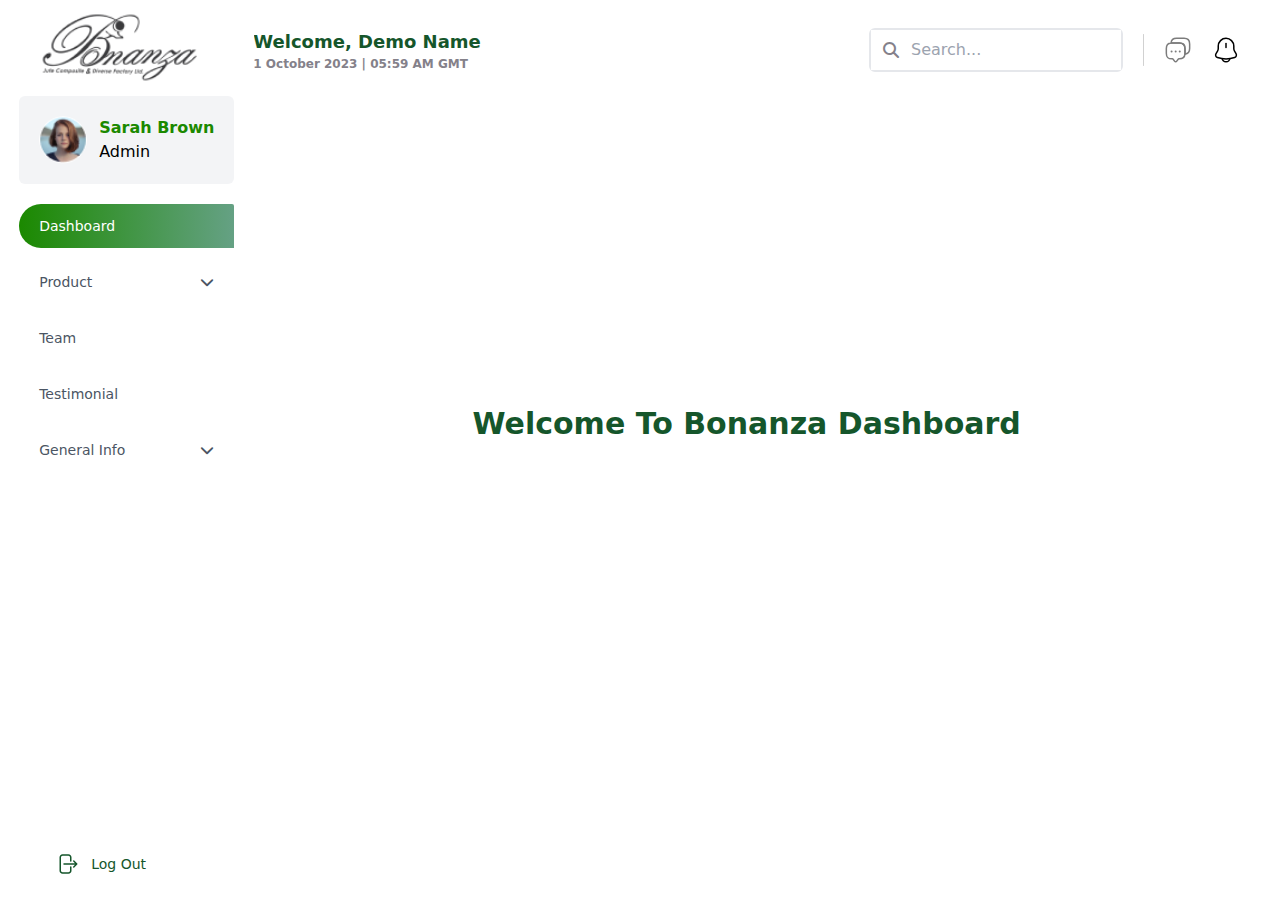
<file: index.html>
<!DOCTYPE html>
<html lang="en">
<head>
    <meta charset="UTF-8">
    <meta http-equiv="X-UA-Compatible" content="IE=edge">
    <meta name="viewport" content="width=device-width, initial-scale=1.0">
    <title>Bonaza Dashboard - Home</title>
    <link rel="stylesheet" href="style.css">
    <link rel="stylesheet" href="output.css">
    <link rel="stylesheet" href="https://cdnjs.cloudflare.com/ajax/libs/font-awesome/6.4.0/css/all.min.css" />
    <link rel="stylesheet" href="https://cdn.jsdelivr.net/npm/swiper@9/swiper-bundle.min.css" />
</head>
<body class="font-sans">
  <section class=" max-w-[1920px] ml-auto mr-auto">

    <!-- Navigation Menu -->
    <div class="relative">
        
      <nav class="bg-white fixed min-[2000px]:absolute top-0 flex flex-row xl:flex-col justify-between xl:h-full custom-container shadow-sm xl:shadow-none w-full xl:w-fit z-10">
          
          <div class="">

              <a href="index.html" class="h-12 w-12"><img class="h-20 xl:h-24 2xl:h-28" src="img/Logo.png" alt=""></a>

              <a class="xl:bg-gray-100 p-5 flex items-center mx-auto rounded-md gap-3 pl-5 absolute xl:static top-1 right-20 md:right-36" href="dashboard-profile.html">
                <img src="img/admin.png" alt="" class="h-8 w-8 xl:h-12 xl:w-12 rounded-[50%]">
                <div class="hidden xl:block">
                  <p class="text-primaryColor font-semibold">Sarah Brown</p>
                  <p>Admin</p>
                </div>
              </a>

              <div class="bg-white xl:bg-transparent hidden xl:grid absolute xl:static top-12 right-0 z-10 rounded-sm py-5 xl:py-0 2xl:py-5 max-h-[800px] xl:max-h-[280px] 2xl:max-h-[700px] overflow-y-auto scroll-h min-w-[195px] scroll-smooth shadow-md xl:shadow-none mt-5" id="toggle-menu">

                  <a class="accordion-button menu-list menu-list-active" href="index.html">
                      <span>Dashboard</span>
                  </a>

                  <button class="accordion-button menu-list mt-3">
                      <span>Product</span>
                      <i class="ml-auto fa-solid fa-chevron-down"></i>
                  </button>

                    <ul class="menu-collapse hidden">
                      <li><a href="dashboard-productList.html">Products</a></li>
                      <li><a href="dashboard-productCategory.html">Categories</a></li>
                    </ul>

                  <a class="accordion-button menu-list mt-3" href="dashboard-team.html">
                      <span>Team</span>
                  </a>

                  <a class="accordion-button menu-list mt-3" href="dashboard-testimonial.html">
                    <span>Testimonial</span>
                  </a>

                  <button class="accordion-button menu-list mt-3">
                    <span>General Info</span>
                    <i class="ml-auto fa-solid fa-chevron-down"></i>
                  </button>

                  <ul class="menu-collapse hidden">
                    <li><a href="dashboard-addCountry.html">Country</a></li>
                    <li><a href="dashboard-homeBanner.html">Homepage Banner</a></li>
                    <li><a href="dashboard-footerInformation.html">Footer Info</a></li>
                  </ul>
                   

                    


              </div>

          </div>

          <!-- Logout Menu Section -->
          <div class="flex items-center px-0 xl:px-4 xl:py-3 xl:mt-10">
              <a class="text-secondaryColor hover:text-red-500 hover:bg-transparent flex gap-3 items-center font-medium text-sm px-5 py-3 rounded-l-full" href="#">
                  <svg width="24" height="24" viewBox="0 0 24 24" fill="none" xmlns="http://www.w3.org/2000/svg">
                      <path d="M15.75 9V5.25C15.75 4.65326 15.5129 4.08097 15.091 3.65901C14.669 3.23705 14.0967 3 13.5 3H7.5C6.90326 3 6.33097 3.23705 5.90901 3.65901C5.48705 4.08097 5.25 4.65326 5.25 5.25V18.75C5.25 19.3467 5.48705 19.919 5.90901 20.341C6.33097 20.7629 6.90326 21 7.5 21H13.5C14.0967 21 14.669 20.7629 15.091 20.341C15.5129 19.919 15.75 19.3467 15.75 18.75V15M18.75 15L21.75 12M21.75 12L18.75 9M21.75 12H9" stroke="#15562B" stroke-width="1.5" stroke-linecap="round" stroke-linejoin="round"/>
                      </svg>
                      
                      
                  <span class="hidden md:block">Log Out</span>
              </a>
              
              <button class="block xl:hidden" id="toggle-button">
                  <svg class="-mr-[1px]" height="24px" width="24px" fill="none" stroke="currentColor" stroke-width="1.5" viewBox="0 0 24 24" xmlns="http://www.w3.org/2000/svg" aria-hidden="true">
                      <path stroke-linecap="round" stroke-linejoin="round" d="M3.75 6.75h16.5M3.75 12h16.5m-16.5 5.25h16.5"></path>
                    </svg>
              </button>    
              </a>

          </div>
              
       

      </nav>
      
  </div>




    <!-- Right Side Section -->
    <div class="ml-auto w-full xl:w-5/6 px-0 xl:px-5 py-2 mt-16 xl:mt-0 h-screen">


       <!-- Project Overview Header -->

        <section class="flex flex-col xl:flex-row xl:items-center justify-between px-5 py-2 xl:py-5 gap-4">

          
            <div>
              <p class="text-lg font-bold text-secondaryColor"><span>Welcome,</span> <span>Demo Name</span></p>
              <p class="text-xs text-tColor font-semibold">1 October  2023 | 05:59 AM GMT</p>
            </div>

            <!-- Notification & User -->
            <div class="text-xs xl:text-base flex items-center gap-3 xl:gap-5 ml-auto">


                <!-- Search Box -->
                <div class="bg-white relative border-2 rounded-md">
                  <input class="py-2 pr-3 pl-10 focus:outline-none max-w-[250px]" type="text" placeholder="Search...">
                  <i class="fa-solid fa-magnifying-glass absolute top-1/2 left-3 -translate-y-1/2 text-tColor"></i>
                </div>

                <svg width="1" height="32" viewBox="0 0 1 32" fill="none" xmlns="http://www.w3.org/2000/svg">
                  <line x1="0.5" y1="0.5" x2="0.499999" y2="31.5" stroke="#D1D1D1" stroke-linecap="round"/>
                  </svg>
                  
                
                <a class="" href="#">
                  <svg width="28" height="28" viewBox="0 0 28 28" fill="none" xmlns="http://www.w3.org/2000/svg">
                    <path d="M20.9766 12.5883V17.255C20.9766 17.5583 20.9649 17.85 20.9299 18.13C20.6616 21.28 18.8066 22.8433 15.3883 22.8433H14.9216C14.6299 22.8433 14.3499 22.9833 14.1749 23.2167L12.7749 25.0833C12.1566 25.9117 11.1533 25.9117 10.5349 25.0833L9.1349 23.2167C8.98324 23.0183 8.64492 22.8433 8.38825 22.8433H7.9216C4.19993 22.8433 2.33325 21.9217 2.33325 17.255V12.5883C2.33325 9.17001 3.90826 7.31501 7.0466 7.04668C7.3266 7.01168 7.61826 7 7.9216 7H15.3883C19.1099 7 20.9766 8.86668 20.9766 12.5883Z" stroke="#7C7C7C" stroke-width="1.5" stroke-miterlimit="10" stroke-linecap="round" stroke-linejoin="round"/>
                    <path d="M25.6433 7.9216V12.5883C25.6433 16.0183 24.0683 17.8616 20.93 18.1299C20.965 17.8499 20.9766 17.5583 20.9766 17.2549V12.5883C20.9766 8.8666 19.11 6.99992 15.3883 6.99992H7.92163C7.6183 6.99992 7.32663 7.0116 7.04663 7.0466C7.31496 3.90826 9.16996 2.33325 12.5883 2.33325H20.055C23.7766 2.33325 25.6433 4.19993 25.6433 7.9216Z" stroke="#7C7C7C" stroke-width="1.5" stroke-miterlimit="10" stroke-linecap="round" stroke-linejoin="round"/>
                    <path d="M15.7448 15.4583H15.7553" stroke="#7C7C7C" stroke-width="2" stroke-linecap="round" stroke-linejoin="round"/>
                    <path d="M11.6613 15.4583H11.6718" stroke="#7C7C7C" stroke-width="2" stroke-linecap="round" stroke-linejoin="round"/>
                    <path d="M7.57808 15.4583H7.58858" stroke="#7C7C7C" stroke-width="2" stroke-linecap="round" stroke-linejoin="round"/>
                    </svg>
                    
                </a>

                <a class="" href="#">
                  <svg width="28" height="28" viewBox="0 0 28 28" fill="none" xmlns="http://www.w3.org/2000/svg">
                    <path d="M14 7.51343V11.3984" stroke="black" stroke-width="1.5" stroke-miterlimit="10" stroke-linecap="round"/>
                    <path d="M14.0232 2.33325C9.72988 2.33325 6.25321 5.80992 6.25321 10.1033V12.5533C6.25321 13.3466 5.92655 14.5366 5.51821 15.2133L4.03655 17.6866C3.12655 19.2149 3.75655 20.9183 5.43655 21.4783C11.0132 23.3333 17.0449 23.3333 22.6215 21.4783C24.1965 20.9533 24.8732 19.1099 24.0215 17.6866L22.5399 15.2133C22.1315 14.5366 21.8049 13.3349 21.8049 12.5533V10.1033C21.7932 5.83325 18.2932 2.33325 14.0232 2.33325Z" stroke="black" stroke-width="1.5" stroke-miterlimit="10" stroke-linecap="round"/>
                    <path d="M17.885 21.9568C17.885 24.0918 16.135 25.8418 14 25.8418C12.9383 25.8418 11.9583 25.3985 11.2583 24.6985C10.5583 23.9985 10.115 23.0185 10.115 21.9568" stroke="black" stroke-width="1.5" stroke-miterlimit="10"/>
                    </svg>
                    
                </a>

            </div>
            
        </section>




        <section class="px-5 py-5 flex justify-center items-center h-3/4">

          <p class="text-secondaryColor text-3xl font-bold text-center">Welcome To Bonanza Dashboard</p>


        </section>
    

    </div>

</section>





<!-- Header Section Script -->
<script> 
  // Menu toggle button 
    const toggleButton = document.getElementById("toggle-button");
    const toggleMenu = document.getElementById("toggle-menu");
    var toggleCounter = 1;
    toggleButton.onclick = function () {
      toggleCounter++;
      if(toggleCounter%2 == 0){
        toggleMenu.classList.remove("hidden");
        toggleMenu.classList.add("grid");
      }
      else{
        toggleMenu.classList.remove("grid");
        toggleMenu.classList.add("hidden");
      }
    }


  </script>


<!-- Accordion Script -->
<script>
  const accordionButtons = document.querySelectorAll('.accordion-button');
  const accordionMenu = document.querySelectorAll('.menu-collapse');

  accordionButtons.forEach(button => {
    button.addEventListener('click', () => {
      const accordionCollapse = button.nextElementSibling;
      button.setAttribute('aria-expanded', button.getAttribute('aria-expanded') === 'false' ? 'true' : 'false');
      accordionCollapse.classList.toggle('hidden');
    });
  });

  // Set all accordion items to collapsed state by default
  document.querySelectorAll('.menu-collapse').forEach(collapse => {
    collapse.classList.add('hidden');
  });


</script>


<!-- Table Script -->
<script>
  const tableButtons = document.querySelectorAll('.table-button');
  const tableMenu = document.querySelectorAll('.table-collapse');
  const tableClose = document.querySelectorAll('.table-close');

  tableButtons.forEach(button => {
    button.addEventListener('click', () => {
      const tableCollapse = button.nextElementSibling;
      button.setAttribute('aria-expanded', button.getAttribute('aria-expanded') === 'false' ? 'true' : 'false');
      tableCollapse.classList.toggle('hidden');
    });
  });

  tableClose.forEach(button => {
    button.addEventListener('click', () => {
      const tableCollapse = button.parentElement.parentElement.parentElement;
      button.setAttribute('aria-expanded', button.getAttribute('aria-expanded') === 'false' ? 'true' : 'false');
      tableCollapse.classList.toggle('hidden');
    });
  });

</script>

<script>
  const tables = document.querySelectorAll('.table-collapse');
  window.onclick = function (event) {
  for (let table of tables){
  if (event.target == table) {
    table.classList.toggle('hidden');
  }
}
};
</script>



</body>
</html>
</file>
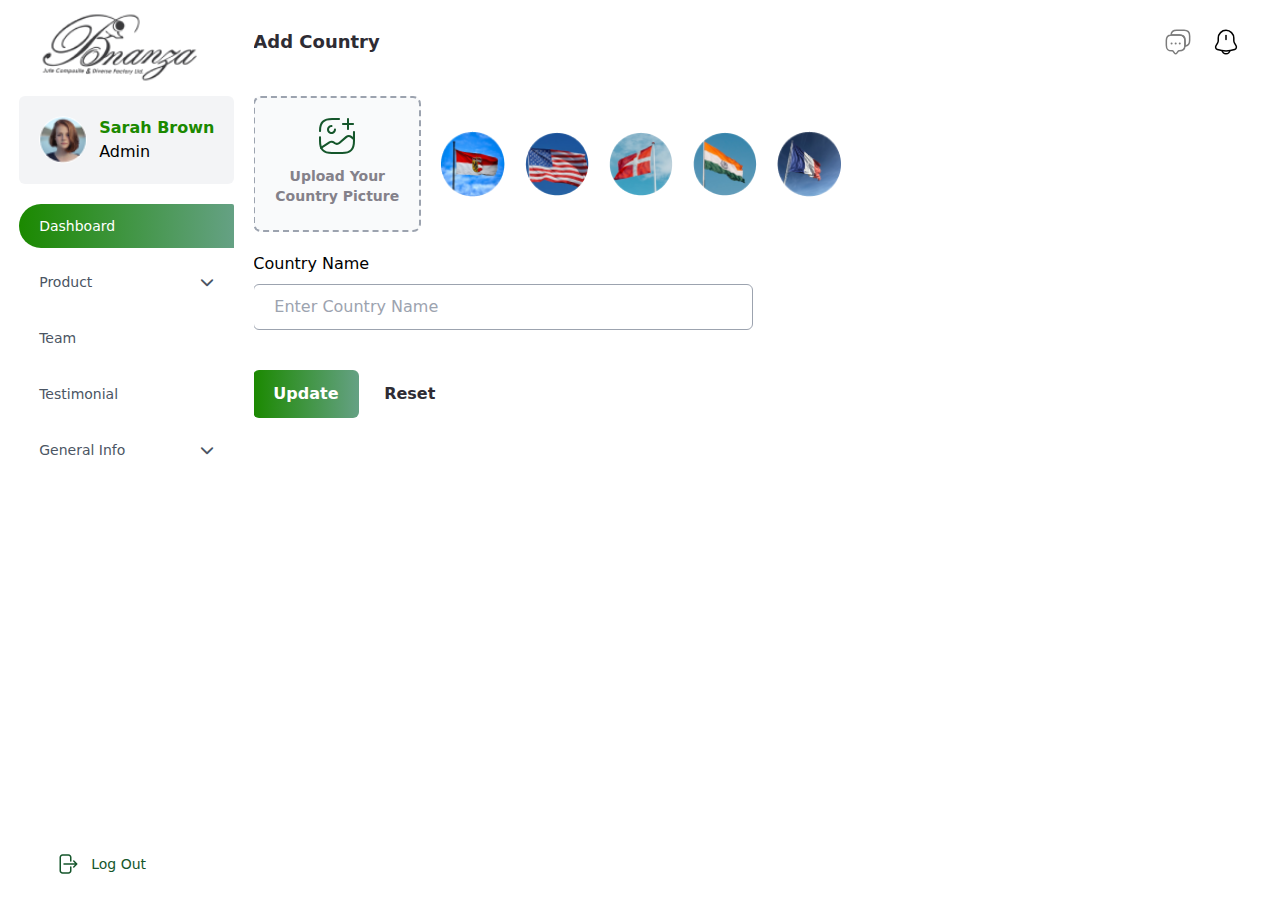
<file: dashboard-addCountry.html>
<!DOCTYPE html>
<html lang="en">
<head>
    <meta charset="UTF-8">
    <meta http-equiv="X-UA-Compatible" content="IE=edge">
    <meta name="viewport" content="width=device-width, initial-scale=1.0">
    <title>Bonaza Dashboard - Add Country</title>
    <link rel="stylesheet" href="style.css">
    <link rel="stylesheet" href="output.css">
    <link rel="stylesheet" href="https://cdnjs.cloudflare.com/ajax/libs/font-awesome/6.4.0/css/all.min.css" />
    <link rel="stylesheet" href="https://cdn.jsdelivr.net/npm/swiper@9/swiper-bundle.min.css" />
</head>
<body class="font-sans">
  <section class=" max-w-[1920px] ml-auto mr-auto">

    <!-- Navigation Menu -->
    <div class="relative">
        
        <nav class="bg-white fixed min-[2000px]:absolute top-0 flex flex-row xl:flex-col justify-between xl:h-full custom-container shadow-sm xl:shadow-none w-full xl:w-fit z-10">
            
            <div class="">

                <a href="index.html" class="h-12 w-12"><img class="h-20 xl:h-24 2xl:h-28" src="img/Logo.png" alt=""></a>

                <a class="xl:bg-gray-100 p-5 flex items-center mx-auto rounded-md gap-3 pl-5 absolute xl:static top-1 right-20 md:right-36" href="dashboard-profile.html">
                  <img src="img/admin.png" alt="" class="h-8 w-8 xl:h-12 xl:w-12 rounded-[50%]">
                  <div class="hidden xl:block">
                    <p class="text-primaryColor font-semibold">Sarah Brown</p>
                    <p>Admin</p>
                  </div>
                </a>

                <div class="bg-white xl:bg-transparent hidden xl:grid absolute xl:static top-12 right-0 z-10 rounded-sm py-5 xl:py-0 2xl:py-5 max-h-[800px] xl:max-h-[280px] 2xl:max-h-[700px] overflow-y-auto scroll-h min-w-[195px] scroll-smooth shadow-md xl:shadow-none mt-5" id="toggle-menu">

                    <a class="accordion-button menu-list menu-list-active" href="index.html">
                        <span>Dashboard</span>
                    </a>

                    <button class="accordion-button menu-list mt-3">
                        <span>Product</span>
                        <i class="ml-auto fa-solid fa-chevron-down"></i>
                    </button>

                      <ul class="menu-collapse hidden">
                        <li><a href="dashboard-productList.html">Products</a></li>
                        <li><a href="dashboard-productCategory.html">Categories</a></li>
                      </ul>

                    <a class="accordion-button menu-list mt-3" href="dashboard-team.html">
                        <span>Team</span>
                    </a>

                    <a class="accordion-button menu-list mt-3" href="dashboard-testimonial.html">
                      <span>Testimonial</span>
                    </a>

                    <button class="accordion-button menu-list mt-3">
                      <span>General Info</span>
                      <i class="ml-auto fa-solid fa-chevron-down"></i>
                    </button>

                    <ul class="menu-collapse hidden">
                      <li><a href="dashboard-addCountry.html">Country</a></li>
                      <li><a href="dashboard-homeBanner.html">Homepage Banner</a></li>
                      <li><a href="dashboard-footerInformation.html">Footer Info</a></li>
                    </ul>
                     

                      


                </div>

            </div>

            <!-- Logout Menu Section -->
            <div class="flex items-center px-0 xl:px-4 xl:py-3 xl:mt-10">
                <a class="text-secondaryColor hover:text-red-500 hover:bg-transparent flex gap-3 items-center font-medium text-sm px-5 py-3 rounded-l-full" href="#">
                    <svg width="24" height="24" viewBox="0 0 24 24" fill="none" xmlns="http://www.w3.org/2000/svg">
                        <path d="M15.75 9V5.25C15.75 4.65326 15.5129 4.08097 15.091 3.65901C14.669 3.23705 14.0967 3 13.5 3H7.5C6.90326 3 6.33097 3.23705 5.90901 3.65901C5.48705 4.08097 5.25 4.65326 5.25 5.25V18.75C5.25 19.3467 5.48705 19.919 5.90901 20.341C6.33097 20.7629 6.90326 21 7.5 21H13.5C14.0967 21 14.669 20.7629 15.091 20.341C15.5129 19.919 15.75 19.3467 15.75 18.75V15M18.75 15L21.75 12M21.75 12L18.75 9M21.75 12H9" stroke="#15562B" stroke-width="1.5" stroke-linecap="round" stroke-linejoin="round"/>
                        </svg>
                        
                        
                    <span class="hidden md:block">Log Out</span>
                </a>
                
                <button class="block xl:hidden" id="toggle-button">
                    <svg class="-mr-[1px]" height="24px" width="24px" fill="none" stroke="currentColor" stroke-width="1.5" viewBox="0 0 24 24" xmlns="http://www.w3.org/2000/svg" aria-hidden="true">
                        <path stroke-linecap="round" stroke-linejoin="round" d="M3.75 6.75h16.5M3.75 12h16.5m-16.5 5.25h16.5"></path>
                      </svg>
                </button>    
                </a>

            </div>
                
         

        </nav>
        
    </div>




    <!-- Right Side Section -->
    <div class="ml-auto w-full xl:w-5/6 px-0 xl:px-5 py-2 mt-16 xl:mt-0">


       <!-- Project Overview Header -->

        <section class="flex items-center justify-between px-5 py-2 xl:py-5 gap-4">
            
            <p class="text-lg font-bold text-tColor2">Add Country</p>

            <!-- Notification & User -->
            <div class="text-xs xl:text-base flex items-center gap-3 xl:gap-5">
                
                <a class="" href="#">
                  <svg width="28" height="28" viewBox="0 0 28 28" fill="none" xmlns="http://www.w3.org/2000/svg">
                    <path d="M20.9766 12.5883V17.255C20.9766 17.5583 20.9649 17.85 20.9299 18.13C20.6616 21.28 18.8066 22.8433 15.3883 22.8433H14.9216C14.6299 22.8433 14.3499 22.9833 14.1749 23.2167L12.7749 25.0833C12.1566 25.9117 11.1533 25.9117 10.5349 25.0833L9.1349 23.2167C8.98324 23.0183 8.64492 22.8433 8.38825 22.8433H7.9216C4.19993 22.8433 2.33325 21.9217 2.33325 17.255V12.5883C2.33325 9.17001 3.90826 7.31501 7.0466 7.04668C7.3266 7.01168 7.61826 7 7.9216 7H15.3883C19.1099 7 20.9766 8.86668 20.9766 12.5883Z" stroke="#7C7C7C" stroke-width="1.5" stroke-miterlimit="10" stroke-linecap="round" stroke-linejoin="round"/>
                    <path d="M25.6433 7.9216V12.5883C25.6433 16.0183 24.0683 17.8616 20.93 18.1299C20.965 17.8499 20.9766 17.5583 20.9766 17.2549V12.5883C20.9766 8.8666 19.11 6.99992 15.3883 6.99992H7.92163C7.6183 6.99992 7.32663 7.0116 7.04663 7.0466C7.31496 3.90826 9.16996 2.33325 12.5883 2.33325H20.055C23.7766 2.33325 25.6433 4.19993 25.6433 7.9216Z" stroke="#7C7C7C" stroke-width="1.5" stroke-miterlimit="10" stroke-linecap="round" stroke-linejoin="round"/>
                    <path d="M15.7448 15.4583H15.7553" stroke="#7C7C7C" stroke-width="2" stroke-linecap="round" stroke-linejoin="round"/>
                    <path d="M11.6613 15.4583H11.6718" stroke="#7C7C7C" stroke-width="2" stroke-linecap="round" stroke-linejoin="round"/>
                    <path d="M7.57808 15.4583H7.58858" stroke="#7C7C7C" stroke-width="2" stroke-linecap="round" stroke-linejoin="round"/>
                    </svg>
                    
                </a>

                <a class="" href="#">
                  <svg width="28" height="28" viewBox="0 0 28 28" fill="none" xmlns="http://www.w3.org/2000/svg">
                    <path d="M14 7.51343V11.3984" stroke="black" stroke-width="1.5" stroke-miterlimit="10" stroke-linecap="round"/>
                    <path d="M14.0232 2.33325C9.72988 2.33325 6.25321 5.80992 6.25321 10.1033V12.5533C6.25321 13.3466 5.92655 14.5366 5.51821 15.2133L4.03655 17.6866C3.12655 19.2149 3.75655 20.9183 5.43655 21.4783C11.0132 23.3333 17.0449 23.3333 22.6215 21.4783C24.1965 20.9533 24.8732 19.1099 24.0215 17.6866L22.5399 15.2133C22.1315 14.5366 21.8049 13.3349 21.8049 12.5533V10.1033C21.7932 5.83325 18.2932 2.33325 14.0232 2.33325Z" stroke="black" stroke-width="1.5" stroke-miterlimit="10" stroke-linecap="round"/>
                    <path d="M17.885 21.9568C17.885 24.0918 16.135 25.8418 14 25.8418C12.9383 25.8418 11.9583 25.3985 11.2583 24.6985C10.5583 23.9985 10.115 23.0185 10.115 21.9568" stroke="black" stroke-width="1.5" stroke-miterlimit="10"/>
                    </svg>
                    
                </a>

            </div>
            
        </section>

      

        
        <section class="px-5 mt-5">

          <form action="">
            <div class="flex gap-5 flex-wrap items-center">
              
              <div class="flex items-center">
                <label for="dropzone-file" class="flex flex-col items-center justify-center border-2 border-gray-400 border-dashed rounded-lg cursor-pointer bg-gray-50 dark:hover:bg-bray-800 dark:bg-gray-700 hover:bg-gray-100 dark:border-gray-600 dark:hover:border-gray-500 dark:hover:bg-gray-600">
                    <div class="flex flex-col items-center justify-center p-5">
                        <svg width="36" height="36" viewBox="0 0 36 36" fill="none" xmlns="http://www.w3.org/2000/svg">
                          <path fill-rule="evenodd" clip-rule="evenodd" d="M9.99994 7.75839C10.74 7.26392 11.61 7 12.5 7C13.0714 7 13.5346 7.46322 13.5346 8.03464C13.5346 8.60606 13.0714 9.06928 12.5 9.06928C12.0193 9.06928 11.5493 9.21184 11.1496 9.47893C10.7498 9.74602 10.4383 10.1256 10.2543 10.5698C10.0703 11.014 10.0222 11.5027 10.116 11.9742C10.2098 12.4457 10.4413 12.8788 10.7812 13.2188C11.1212 13.5587 11.5543 13.7902 12.0258 13.884C12.4973 13.9778 12.986 13.9297 13.4302 13.7457C13.8744 13.5617 14.254 13.2502 14.5211 12.8504C14.7882 12.4507 14.9307 11.9807 14.9307 11.5C14.9307 10.9286 15.3939 10.4654 15.9654 10.4654C16.5368 10.4654 17 10.9286 17 11.5C17 12.39 16.7361 13.26 16.2416 14.0001C15.7471 14.7401 15.0443 15.3169 14.2221 15.6575C13.3998 15.998 12.495 16.0872 11.6221 15.9135C10.7492 15.7399 9.94736 15.3113 9.31802 14.682C8.68868 14.0526 8.2601 13.2508 8.08647 12.3779C7.91283 11.505 8.00195 10.6002 8.34254 9.77792C8.68314 8.95566 9.25991 8.25285 9.99994 7.75839Z" fill="#15562B"/>
                          <path fill-rule="evenodd" clip-rule="evenodd" d="M34.9802 13C35.5434 13 36 13.4661 36 14.041V22.7574C36 27.2164 35.1375 30.6085 32.9439 32.8604C30.7489 35.1136 27.4407 36 23.094 36H12.906C8.56063 36 5.25258 35.114 3.05723 32.861C0.863226 30.6094 0 27.2173 0 22.7574V19.2528C0 18.6779 0.456559 18.2118 1.01975 18.2118C1.58295 18.2118 2.03951 18.6779 2.03951 19.2528V22.7574C2.03951 27.014 2.87587 29.7227 4.50321 31.3928C6.12922 33.0615 8.76429 33.9181 12.906 33.9181H23.094C27.2371 33.9181 29.8721 33.0611 31.4977 31.3923C33.1248 29.7221 33.9605 27.0134 33.9605 22.7574V14.041C33.9605 13.4661 34.4171 13 34.9802 13Z" fill="#15562B"/>
                          <path fill-rule="evenodd" clip-rule="evenodd" d="M3.09967 3.07527C5.32422 0.868234 8.6763 0 13.0827 0H19.9716C20.5396 0 21 0.456808 21 1.02031C21 1.58381 20.5396 2.04062 19.9716 2.04062H13.0827C8.87924 2.04062 6.20419 2.88106 4.55405 4.51821C2.90392 6.15535 2.05681 8.80935 2.05681 12.9797C2.05681 13.5432 1.59638 14 1.0284 14C0.460432 14 0 13.5432 0 12.9797C0 8.60801 0.875122 5.28231 3.09967 3.07527Z" fill="#15562B"/>
                          <path fill-rule="evenodd" clip-rule="evenodd" d="M23 6C23 5.44772 23.4792 5 24.0704 5H33.9296C34.5208 5 35 5.44772 35 6C35 6.55228 34.5208 7 33.9296 7H24.0704C23.4792 7 23 6.55228 23 6Z" fill="#15562B"/>
                          <path fill-rule="evenodd" clip-rule="evenodd" d="M29 0C29.5523 0 30 0.479239 30 1.07041V10.9296C30 11.5208 29.5523 12 29 12C28.4477 12 28 11.5208 28 10.9296V1.07041C28 0.479239 28.4477 0 29 0Z" fill="#15562B"/>
                          <path fill-rule="evenodd" clip-rule="evenodd" d="M28.0496 19.675L20.9723 25.8014L20.9535 25.8173C20.0931 26.5267 19.0135 26.9145 17.8993 26.9145C16.7851 26.9145 15.7055 26.5267 14.8451 25.8173C14.8358 25.8096 14.8267 25.8018 14.8177 25.7939L14.2713 25.3101C13.8139 24.941 13.2519 24.7253 12.6651 24.694C12.0746 24.6624 11.4894 24.8191 10.9934 25.1414L2.59721 30.8241C2.12855 31.1413 1.49204 31.0177 1.17551 30.5481C0.858988 30.0784 0.982315 29.4405 1.45097 29.1233L9.86814 23.4264C10.7295 22.8634 11.7473 22.5897 12.7741 22.6445C13.801 22.6994 14.7839 23.0802 15.5806 23.7318C15.5909 23.7402 15.6011 23.7489 15.6111 23.7578L16.1591 24.2429C16.6508 24.6434 17.2653 24.8622 17.8993 24.8622C18.5351 24.8622 19.1512 24.6422 19.6436 24.2396L26.7209 18.1131L26.7397 18.0972C27.6002 17.3878 28.6797 17 29.7939 17C30.9081 17 31.9877 17.3878 32.8481 18.0972L32.867 18.1132L35.6454 20.5185C36.0734 20.889 36.1206 21.537 35.7509 21.9659C35.3812 22.3947 34.7345 22.4421 34.3066 22.0716L31.5382 19.6749C31.0458 19.2723 30.4297 19.0523 29.7939 19.0523C29.1582 19.0523 28.5421 19.2723 28.0496 19.675Z" fill="#15562B"/>
                          </svg>                         
                        <p class="mb-1 text-sm font-semibold text-tColor text-center mt-3">Upload Your <br> Country Picture</p>
                    </div>
                    <input id="dropzone-file" type="file" class="hidden" />
                </label>
              </div>

              <div class="flex items-center justify-center aspect-square">
                <img src="img/country-1.png" alt="" class="h-auto w-16">
              </div>
              
              <div class="flex items-center justify-center aspect-square">
                <img src="img/country-2.png" alt="" class="h-auto w-16">
              </div>

              <div class="flex items-center justify-center aspect-square">
                <img src="img/country-3.png" alt="" class="h-auto w-16">
              </div>

              <div class="flex items-center justify-center aspect-square">
                <img src="img/country-4.png" alt="" class="h-auto w-16">
              </div>

              <div class="flex items-center justify-center aspect-square">
                <img src="img/country-5.png" alt="" class="h-auto w-16">
              </div>


            </div>

            <div>
              <p class="mt-5 mb-2">Country Name</p>
              <input class="bg-white w-full max-w-[500px] border-[1px] border-gray-400 first-line:appearance-none  rounded-md py-3 px-5 text-gray-800 leading-tight focus:outline-none focus:shadow-outline" id="last-name" type="text" placeholder="Enter Country Name" />
            </div>



          
            <div class="mt-5 font-semibold">
              <button class="gradient-color text-white px-5 py-3 rounded-md">Update</button>
              <button class="px-5 py-3 mt-5 rounded-md text-tColor2">Reset</button>
            </div>

          </form>
        </section>
    

    </div>

</section>





<!-- Header Section Script -->
<script> 
  // Menu toggle button 
    const toggleButton = document.getElementById("toggle-button");
    const toggleMenu = document.getElementById("toggle-menu");
    var toggleCounter = 1;
    toggleButton.onclick = function () {
      toggleCounter++;
      if(toggleCounter%2 == 0){
        toggleMenu.classList.remove("hidden");
        toggleMenu.classList.add("grid");
      }
      else{
        toggleMenu.classList.remove("grid");
        toggleMenu.classList.add("hidden");
      }
    }


  </script>


<!-- Accordion Script -->
<script>
  const accordionButtons = document.querySelectorAll('.accordion-button');
  const accordionMenu = document.querySelectorAll('.menu-collapse');

  accordionButtons.forEach(button => {
    button.addEventListener('click', () => {
      const accordionCollapse = button.nextElementSibling;
      button.setAttribute('aria-expanded', button.getAttribute('aria-expanded') === 'false' ? 'true' : 'false');
      accordionCollapse.classList.toggle('hidden');
    });
  });

  // Set all accordion items to collapsed state by default
  document.querySelectorAll('.menu-collapse').forEach(collapse => {
    collapse.classList.add('hidden');
  });


</script>


<!-- Table Script -->
<script>
  const tableButtons = document.querySelectorAll('.table-button');
  const tableMenu = document.querySelectorAll('.table-collapse');
  const tableClose = document.querySelectorAll('.table-close');

  tableButtons.forEach(button => {
    button.addEventListener('click', () => {
      const tableCollapse = button.nextElementSibling;
      button.setAttribute('aria-expanded', button.getAttribute('aria-expanded') === 'false' ? 'true' : 'false');
      tableCollapse.classList.toggle('hidden');
    });
  });

  tableClose.forEach(button => {
    button.addEventListener('click', () => {
      const tableCollapse = button.parentElement.parentElement.parentElement;
      button.setAttribute('aria-expanded', button.getAttribute('aria-expanded') === 'false' ? 'true' : 'false');
      tableCollapse.classList.toggle('hidden');
    });
  });

</script>

<script>
  const tables = document.querySelectorAll('.table-collapse');
  window.onclick = function (event) {
  for (let table of tables){
  if (event.target == table) {
    table.classList.toggle('hidden');
  }
}
};
</script>



</body>
</html>
</file>
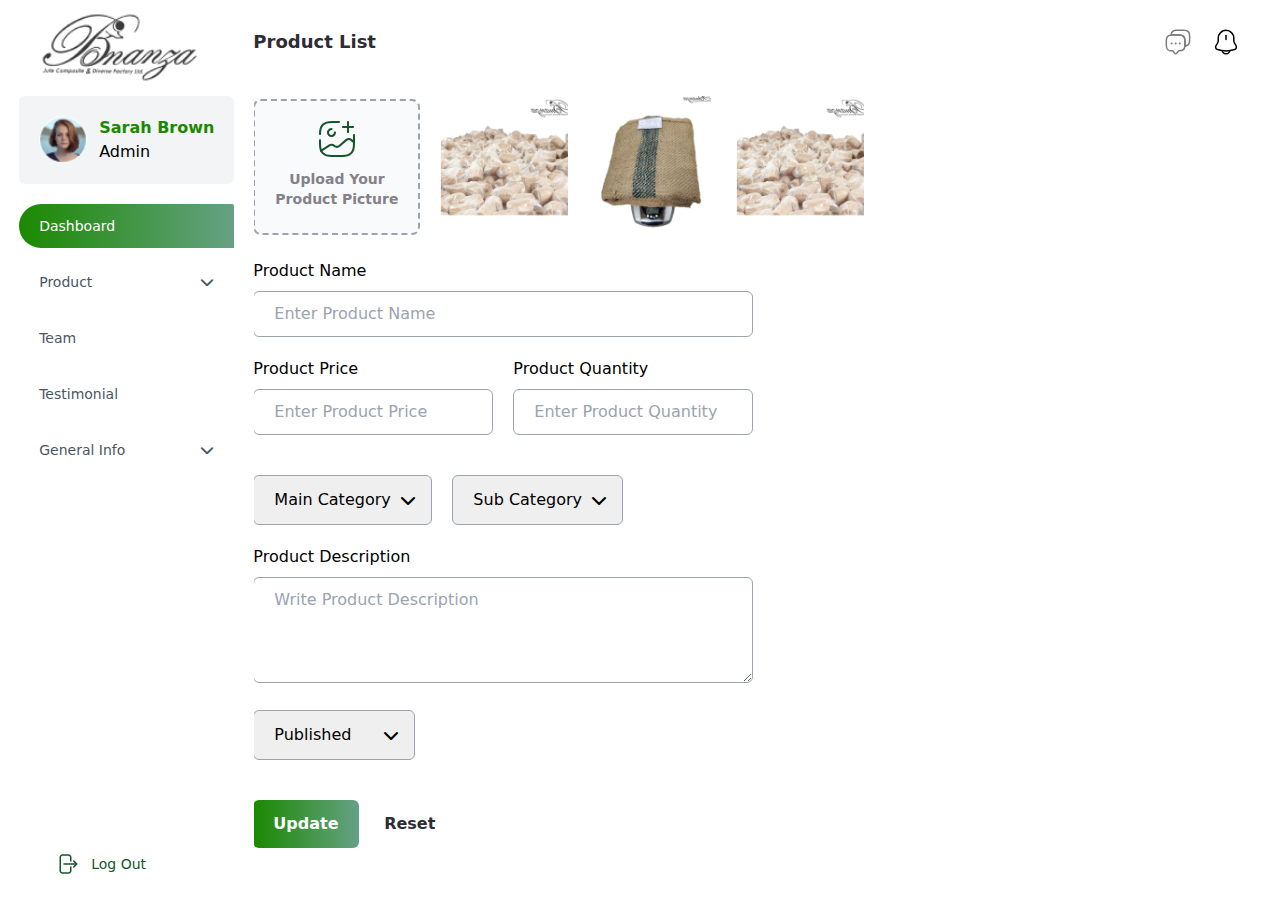
<file: dashboard-addProduct.html>
<!DOCTYPE html>
<html lang="en">
<head>
    <meta charset="UTF-8">
    <meta http-equiv="X-UA-Compatible" content="IE=edge">
    <meta name="viewport" content="width=device-width, initial-scale=1.0">
    <title>Bonaza Dashboard - Add Product</title>
    <link rel="stylesheet" href="style.css">
    <link rel="stylesheet" href="output.css">
    <link rel="stylesheet" href="https://cdnjs.cloudflare.com/ajax/libs/font-awesome/6.4.0/css/all.min.css" />
    <link rel="stylesheet" href="https://cdn.jsdelivr.net/npm/swiper@9/swiper-bundle.min.css" />
</head>
<body class="font-sans">
  <section class=" max-w-[1920px] ml-auto mr-auto">

    <!-- Navigation Menu -->
    <div class="relative">
        
      <nav class="bg-white fixed min-[2000px]:absolute top-0 flex flex-row xl:flex-col justify-between xl:h-full custom-container shadow-sm xl:shadow-none w-full xl:w-fit z-10">
          
          <div class="">

              <a href="index.html" class="h-12 w-12"><img class="h-20 xl:h-24 2xl:h-28" src="img/Logo.png" alt=""></a>

              <a class="xl:bg-gray-100 p-5 flex items-center mx-auto rounded-md gap-3 pl-5 absolute xl:static top-1 right-20 md:right-36" href="dashboard-profile.html">
                <img src="img/admin.png" alt="" class="h-8 w-8 xl:h-12 xl:w-12 rounded-[50%]">
                <div class="hidden xl:block">
                  <p class="text-primaryColor font-semibold">Sarah Brown</p>
                  <p>Admin</p>
                </div>
              </a>

              <div class="bg-white xl:bg-transparent hidden xl:grid absolute xl:static top-12 right-0 z-10 rounded-sm py-5 xl:py-0 2xl:py-5 max-h-[800px] xl:max-h-[280px] 2xl:max-h-[700px] overflow-y-auto scroll-h min-w-[195px] scroll-smooth shadow-md xl:shadow-none mt-5" id="toggle-menu">

                  <a class="accordion-button menu-list menu-list-active" href="index.html">
                      <span>Dashboard</span>
                  </a>

                  <button class="accordion-button menu-list mt-3">
                      <span>Product</span>
                      <i class="ml-auto fa-solid fa-chevron-down"></i>
                  </button>

                    <ul class="menu-collapse hidden">
                      <li><a href="dashboard-productList.html">Products</a></li>
                      <li><a href="dashboard-productCategory.html">Categories</a></li>
                    </ul>

                  <a class="accordion-button menu-list mt-3" href="dashboard-team.html">
                      <span>Team</span>
                  </a>

                  <a class="accordion-button menu-list mt-3" href="dashboard-testimonial.html">
                    <span>Testimonial</span>
                  </a>

                  <button class="accordion-button menu-list mt-3">
                    <span>General Info</span>
                    <i class="ml-auto fa-solid fa-chevron-down"></i>
                  </button>

                  <ul class="menu-collapse hidden">
                    <li><a href="dashboard-addCountry.html">Country</a></li>
                    <li><a href="dashboard-homeBanner.html">Homepage Banner</a></li>
                    <li><a href="dashboard-footerInformation.html">Footer Info</a></li>
                  </ul>
                   

                    


              </div>

          </div>

          <!-- Logout Menu Section -->
          <div class="flex items-center px-0 xl:px-4 xl:py-3 xl:mt-10">
              <a class="text-secondaryColor hover:text-red-500 hover:bg-transparent flex gap-3 items-center font-medium text-sm px-5 py-3 rounded-l-full" href="#">
                  <svg width="24" height="24" viewBox="0 0 24 24" fill="none" xmlns="http://www.w3.org/2000/svg">
                      <path d="M15.75 9V5.25C15.75 4.65326 15.5129 4.08097 15.091 3.65901C14.669 3.23705 14.0967 3 13.5 3H7.5C6.90326 3 6.33097 3.23705 5.90901 3.65901C5.48705 4.08097 5.25 4.65326 5.25 5.25V18.75C5.25 19.3467 5.48705 19.919 5.90901 20.341C6.33097 20.7629 6.90326 21 7.5 21H13.5C14.0967 21 14.669 20.7629 15.091 20.341C15.5129 19.919 15.75 19.3467 15.75 18.75V15M18.75 15L21.75 12M21.75 12L18.75 9M21.75 12H9" stroke="#15562B" stroke-width="1.5" stroke-linecap="round" stroke-linejoin="round"/>
                      </svg>
                      
                      
                  <span class="hidden md:block">Log Out</span>
              </a>
              
              <button class="block xl:hidden" id="toggle-button">
                  <svg class="-mr-[1px]" height="24px" width="24px" fill="none" stroke="currentColor" stroke-width="1.5" viewBox="0 0 24 24" xmlns="http://www.w3.org/2000/svg" aria-hidden="true">
                      <path stroke-linecap="round" stroke-linejoin="round" d="M3.75 6.75h16.5M3.75 12h16.5m-16.5 5.25h16.5"></path>
                    </svg>
              </button>    
              </a>

          </div>
              
       

      </nav>
      
  </div>



    <!-- Right Side Section -->
    <div class="ml-auto w-full xl:w-5/6 px-0 xl:px-5 py-2 mt-16 xl:mt-0">


       <!-- Project Overview Header -->

        <section class="flex items-center justify-between px-5 py-2 xl:py-5 gap-4">
            
            <p class="text-lg font-bold text-tColor2">Product List</p>

            <!-- Notification & User -->
            <div class="text-xs xl:text-base flex items-center gap-3 xl:gap-5">
                
                <a class="" href="#">
                  <svg width="28" height="28" viewBox="0 0 28 28" fill="none" xmlns="http://www.w3.org/2000/svg">
                    <path d="M20.9766 12.5883V17.255C20.9766 17.5583 20.9649 17.85 20.9299 18.13C20.6616 21.28 18.8066 22.8433 15.3883 22.8433H14.9216C14.6299 22.8433 14.3499 22.9833 14.1749 23.2167L12.7749 25.0833C12.1566 25.9117 11.1533 25.9117 10.5349 25.0833L9.1349 23.2167C8.98324 23.0183 8.64492 22.8433 8.38825 22.8433H7.9216C4.19993 22.8433 2.33325 21.9217 2.33325 17.255V12.5883C2.33325 9.17001 3.90826 7.31501 7.0466 7.04668C7.3266 7.01168 7.61826 7 7.9216 7H15.3883C19.1099 7 20.9766 8.86668 20.9766 12.5883Z" stroke="#7C7C7C" stroke-width="1.5" stroke-miterlimit="10" stroke-linecap="round" stroke-linejoin="round"/>
                    <path d="M25.6433 7.9216V12.5883C25.6433 16.0183 24.0683 17.8616 20.93 18.1299C20.965 17.8499 20.9766 17.5583 20.9766 17.2549V12.5883C20.9766 8.8666 19.11 6.99992 15.3883 6.99992H7.92163C7.6183 6.99992 7.32663 7.0116 7.04663 7.0466C7.31496 3.90826 9.16996 2.33325 12.5883 2.33325H20.055C23.7766 2.33325 25.6433 4.19993 25.6433 7.9216Z" stroke="#7C7C7C" stroke-width="1.5" stroke-miterlimit="10" stroke-linecap="round" stroke-linejoin="round"/>
                    <path d="M15.7448 15.4583H15.7553" stroke="#7C7C7C" stroke-width="2" stroke-linecap="round" stroke-linejoin="round"/>
                    <path d="M11.6613 15.4583H11.6718" stroke="#7C7C7C" stroke-width="2" stroke-linecap="round" stroke-linejoin="round"/>
                    <path d="M7.57808 15.4583H7.58858" stroke="#7C7C7C" stroke-width="2" stroke-linecap="round" stroke-linejoin="round"/>
                    </svg>
                    
                </a>

                <a class="" href="#">
                  <svg width="28" height="28" viewBox="0 0 28 28" fill="none" xmlns="http://www.w3.org/2000/svg">
                    <path d="M14 7.51343V11.3984" stroke="black" stroke-width="1.5" stroke-miterlimit="10" stroke-linecap="round"/>
                    <path d="M14.0232 2.33325C9.72988 2.33325 6.25321 5.80992 6.25321 10.1033V12.5533C6.25321 13.3466 5.92655 14.5366 5.51821 15.2133L4.03655 17.6866C3.12655 19.2149 3.75655 20.9183 5.43655 21.4783C11.0132 23.3333 17.0449 23.3333 22.6215 21.4783C24.1965 20.9533 24.8732 19.1099 24.0215 17.6866L22.5399 15.2133C22.1315 14.5366 21.8049 13.3349 21.8049 12.5533V10.1033C21.7932 5.83325 18.2932 2.33325 14.0232 2.33325Z" stroke="black" stroke-width="1.5" stroke-miterlimit="10" stroke-linecap="round"/>
                    <path d="M17.885 21.9568C17.885 24.0918 16.135 25.8418 14 25.8418C12.9383 25.8418 11.9583 25.3985 11.2583 24.6985C10.5583 23.9985 10.115 23.0185 10.115 21.9568" stroke="black" stroke-width="1.5" stroke-miterlimit="10"/>
                    </svg>
                    
                </a>

            </div>
            
        </section>

      

        
        <section class="px-5 mt-5">

          <form action="">
            <div class="flex gap-5 flex-wrap items-center">
              
              <div class="flex items-center">
                <label for="dropzone-file" class="flex flex-col items-center justify-center border-2 border-gray-400 border-dashed rounded-lg cursor-pointer bg-gray-50 dark:hover:bg-bray-800 dark:bg-gray-700 hover:bg-gray-100 dark:border-gray-600 dark:hover:border-gray-500 dark:hover:bg-gray-600">
                    <div class="flex flex-col items-center justify-center p-5">
                        <svg width="36" height="36" viewBox="0 0 36 36" fill="none" xmlns="http://www.w3.org/2000/svg">
                          <path fill-rule="evenodd" clip-rule="evenodd" d="M9.99994 7.75839C10.74 7.26392 11.61 7 12.5 7C13.0714 7 13.5346 7.46322 13.5346 8.03464C13.5346 8.60606 13.0714 9.06928 12.5 9.06928C12.0193 9.06928 11.5493 9.21184 11.1496 9.47893C10.7498 9.74602 10.4383 10.1256 10.2543 10.5698C10.0703 11.014 10.0222 11.5027 10.116 11.9742C10.2098 12.4457 10.4413 12.8788 10.7812 13.2188C11.1212 13.5587 11.5543 13.7902 12.0258 13.884C12.4973 13.9778 12.986 13.9297 13.4302 13.7457C13.8744 13.5617 14.254 13.2502 14.5211 12.8504C14.7882 12.4507 14.9307 11.9807 14.9307 11.5C14.9307 10.9286 15.3939 10.4654 15.9654 10.4654C16.5368 10.4654 17 10.9286 17 11.5C17 12.39 16.7361 13.26 16.2416 14.0001C15.7471 14.7401 15.0443 15.3169 14.2221 15.6575C13.3998 15.998 12.495 16.0872 11.6221 15.9135C10.7492 15.7399 9.94736 15.3113 9.31802 14.682C8.68868 14.0526 8.2601 13.2508 8.08647 12.3779C7.91283 11.505 8.00195 10.6002 8.34254 9.77792C8.68314 8.95566 9.25991 8.25285 9.99994 7.75839Z" fill="#15562B"/>
                          <path fill-rule="evenodd" clip-rule="evenodd" d="M34.9802 13C35.5434 13 36 13.4661 36 14.041V22.7574C36 27.2164 35.1375 30.6085 32.9439 32.8604C30.7489 35.1136 27.4407 36 23.094 36H12.906C8.56063 36 5.25258 35.114 3.05723 32.861C0.863226 30.6094 0 27.2173 0 22.7574V19.2528C0 18.6779 0.456559 18.2118 1.01975 18.2118C1.58295 18.2118 2.03951 18.6779 2.03951 19.2528V22.7574C2.03951 27.014 2.87587 29.7227 4.50321 31.3928C6.12922 33.0615 8.76429 33.9181 12.906 33.9181H23.094C27.2371 33.9181 29.8721 33.0611 31.4977 31.3923C33.1248 29.7221 33.9605 27.0134 33.9605 22.7574V14.041C33.9605 13.4661 34.4171 13 34.9802 13Z" fill="#15562B"/>
                          <path fill-rule="evenodd" clip-rule="evenodd" d="M3.09967 3.07527C5.32422 0.868234 8.6763 0 13.0827 0H19.9716C20.5396 0 21 0.456808 21 1.02031C21 1.58381 20.5396 2.04062 19.9716 2.04062H13.0827C8.87924 2.04062 6.20419 2.88106 4.55405 4.51821C2.90392 6.15535 2.05681 8.80935 2.05681 12.9797C2.05681 13.5432 1.59638 14 1.0284 14C0.460432 14 0 13.5432 0 12.9797C0 8.60801 0.875122 5.28231 3.09967 3.07527Z" fill="#15562B"/>
                          <path fill-rule="evenodd" clip-rule="evenodd" d="M23 6C23 5.44772 23.4792 5 24.0704 5H33.9296C34.5208 5 35 5.44772 35 6C35 6.55228 34.5208 7 33.9296 7H24.0704C23.4792 7 23 6.55228 23 6Z" fill="#15562B"/>
                          <path fill-rule="evenodd" clip-rule="evenodd" d="M29 0C29.5523 0 30 0.479239 30 1.07041V10.9296C30 11.5208 29.5523 12 29 12C28.4477 12 28 11.5208 28 10.9296V1.07041C28 0.479239 28.4477 0 29 0Z" fill="#15562B"/>
                          <path fill-rule="evenodd" clip-rule="evenodd" d="M28.0496 19.675L20.9723 25.8014L20.9535 25.8173C20.0931 26.5267 19.0135 26.9145 17.8993 26.9145C16.7851 26.9145 15.7055 26.5267 14.8451 25.8173C14.8358 25.8096 14.8267 25.8018 14.8177 25.7939L14.2713 25.3101C13.8139 24.941 13.2519 24.7253 12.6651 24.694C12.0746 24.6624 11.4894 24.8191 10.9934 25.1414L2.59721 30.8241C2.12855 31.1413 1.49204 31.0177 1.17551 30.5481C0.858988 30.0784 0.982315 29.4405 1.45097 29.1233L9.86814 23.4264C10.7295 22.8634 11.7473 22.5897 12.7741 22.6445C13.801 22.6994 14.7839 23.0802 15.5806 23.7318C15.5909 23.7402 15.6011 23.7489 15.6111 23.7578L16.1591 24.2429C16.6508 24.6434 17.2653 24.8622 17.8993 24.8622C18.5351 24.8622 19.1512 24.6422 19.6436 24.2396L26.7209 18.1131L26.7397 18.0972C27.6002 17.3878 28.6797 17 29.7939 17C30.9081 17 31.9877 17.3878 32.8481 18.0972L32.867 18.1132L35.6454 20.5185C36.0734 20.889 36.1206 21.537 35.7509 21.9659C35.3812 22.3947 34.7345 22.4421 34.3066 22.0716L31.5382 19.6749C31.0458 19.2723 30.4297 19.0523 29.7939 19.0523C29.1582 19.0523 28.5421 19.2723 28.0496 19.675Z" fill="#15562B"/>
                          </svg>                         
                        <p class="mb-1 text-sm font-semibold text-tColor text-center mt-3">Upload Your <br> Product Picture</p>
                    </div>
                    <input id="dropzone-file" type="file" class="hidden" />
                </label>
              </div>

              <div class="flex items-center justify-center aspect-square">
                <img src="img/product-1.png" alt="" class="h-auto w-32">
              </div>
              
              <div class="flex items-center justify-center aspect-square">
                <img src="img/product-2.png" alt="" class="h-auto w-32">
              </div>

              <div class="flex items-center justify-center aspect-square">
                <img src="img/product-1.png" alt="" class="h-auto w-32">
              </div>

            </div>

            <div>
              <p class="mt-5 mb-2">Product Name</p>
              <input class="bg-white w-full max-w-[500px] border-[1px] border-gray-400 first-line:appearance-none  rounded-md py-3 px-5 text-gray-800 leading-tight focus:outline-none focus:shadow-outline" id="last-name" type="text" placeholder="Enter Product Name" />
            </div>

            <div class="flex justify-between max-w-[500px] gap-5">
              <div>
                <p class="mt-5 mb-2">Product Price</p>
                <input class="bg-white w-full border-[1px] border-gray-400 first-line:appearance-none  rounded-md py-3 px-5 text-gray-800 leading-tight focus:outline-none focus:shadow-outline" id="last-name" type="text" placeholder="Enter Product Price" />
              </div>

              <div>
                <p class="mt-5 mb-2">Product Quantity</p>
                <input class="bg-white w-full border-[1px] border-gray-400 first-line:appearance-none  rounded-md py-3 px-5 text-gray-800 leading-tight focus:outline-none focus:shadow-outline" id="last-name" type="text" placeholder="Enter Product Quantity" />
              </div>  
            </div>

            <div class="flex gap-5 mt-10 flex-wrap">

              <div class="relative">
                <select id="main-category" class="border-[1px] border-gray-400 py-3 pl-5 pr-10 appearance-none focus:outline-none focus:shadow-outline rounded-md">
                  <option value="volvo" hidden>Main Category</option>
                  <option value="saab">Men</option>
                  <option value="opel">Women</option>
                  <option value="audi">Kids</option>
                </select>

                <div class="absolute inset-y-0 right-0 flex items-center pr-4 pointer-events-none">
                  <i class="fa-solid fa-chevron-down"></i>
                </div>
              </div>
              
              <div class="relative">
                <select id="main-category" class="border-[1px] border-gray-400 py-3 pl-5 pr-10 appearance-none focus:outline-none focus:shadow-outline rounded-md">
                  <option value="volvo" hidden>Sub Category</option>
                  <option value="saab">Men</option>
                  <option value="opel">Women</option>
                  <option value="audi">Kids</option>
                </select>

                <div class="absolute inset-y-0 right-0 flex items-center pr-4 pointer-events-none">
                  <i class="fa-solid fa-chevron-down"></i>
                </div>
              </div>

            </div>


            <div>
              <p class="mt-5 mb-2">Product Description</p>
              <textarea id="w3review" name="w3review" rows="4" cols="50" placeholder="Write Product Description" class="bg-white w-full max-w-[500px] border-[1px] border-gray-400 first-line:appearance-none  rounded-md py-3 px-5 text-gray-800 leading-tight focus:outline-none focus:shadow-outline"></textarea>
            </div>

            <div class="flex">
              <div class="relative mt-5">
                <select id="main-category" class="border-[1px] border-gray-400 py-3 pl-5 pr-10 appearance-none focus:outline-none focus:shadow-outline rounded-md">
                  <option value="saab">Published</option>
                  <option value="audi">Unpublished</option>
                </select>

                <div class="absolute inset-y-0 right-0 flex items-center pr-4 pointer-events-none">
                  <i class="fa-solid fa-chevron-down"></i>
                </div>
              </div>
            </div>
          
            <div class="mt-5 font-semibold">
              <button class="gradient-color text-white px-5 py-3 rounded-md">Update</button>
              <button class="px-5 py-3 mt-5 rounded-md text-tColor2">Reset</button>
            </div>

          </form>
        </section>
    

    </div>

</section>





<!-- Header Section Script -->
<script> 
  // Menu toggle button 
    const toggleButton = document.getElementById("toggle-button");
    const toggleMenu = document.getElementById("toggle-menu");
    var toggleCounter = 1;
    toggleButton.onclick = function () {
      toggleCounter++;
      if(toggleCounter%2 == 0){
        toggleMenu.classList.remove("hidden");
        toggleMenu.classList.add("grid");
      }
      else{
        toggleMenu.classList.remove("grid");
        toggleMenu.classList.add("hidden");
      }
    }


  </script>


<!-- Accordion Script -->
<script>
  const accordionButtons = document.querySelectorAll('.accordion-button');
  const accordionMenu = document.querySelectorAll('.menu-collapse');

  accordionButtons.forEach(button => {
    button.addEventListener('click', () => {
      const accordionCollapse = button.nextElementSibling;
      button.setAttribute('aria-expanded', button.getAttribute('aria-expanded') === 'false' ? 'true' : 'false');
      accordionCollapse.classList.toggle('hidden');
    });
  });

  // Set all accordion items to collapsed state by default
  document.querySelectorAll('.menu-collapse').forEach(collapse => {
    collapse.classList.add('hidden');
  });


</script>


<!-- Table Script -->
<script>
  const tableButtons = document.querySelectorAll('.table-button');
  const tableMenu = document.querySelectorAll('.table-collapse');
  const tableClose = document.querySelectorAll('.table-close');

  tableButtons.forEach(button => {
    button.addEventListener('click', () => {
      const tableCollapse = button.nextElementSibling;
      button.setAttribute('aria-expanded', button.getAttribute('aria-expanded') === 'false' ? 'true' : 'false');
      tableCollapse.classList.toggle('hidden');
    });
  });

  tableClose.forEach(button => {
    button.addEventListener('click', () => {
      const tableCollapse = button.parentElement.parentElement.parentElement;
      button.setAttribute('aria-expanded', button.getAttribute('aria-expanded') === 'false' ? 'true' : 'false');
      tableCollapse.classList.toggle('hidden');
    });
  });

</script>

<script>
  const tables = document.querySelectorAll('.table-collapse');
  window.onclick = function (event) {
  for (let table of tables){
  if (event.target == table) {
    table.classList.toggle('hidden');
  }
}
};
</script>



</body>
</html>
</file>
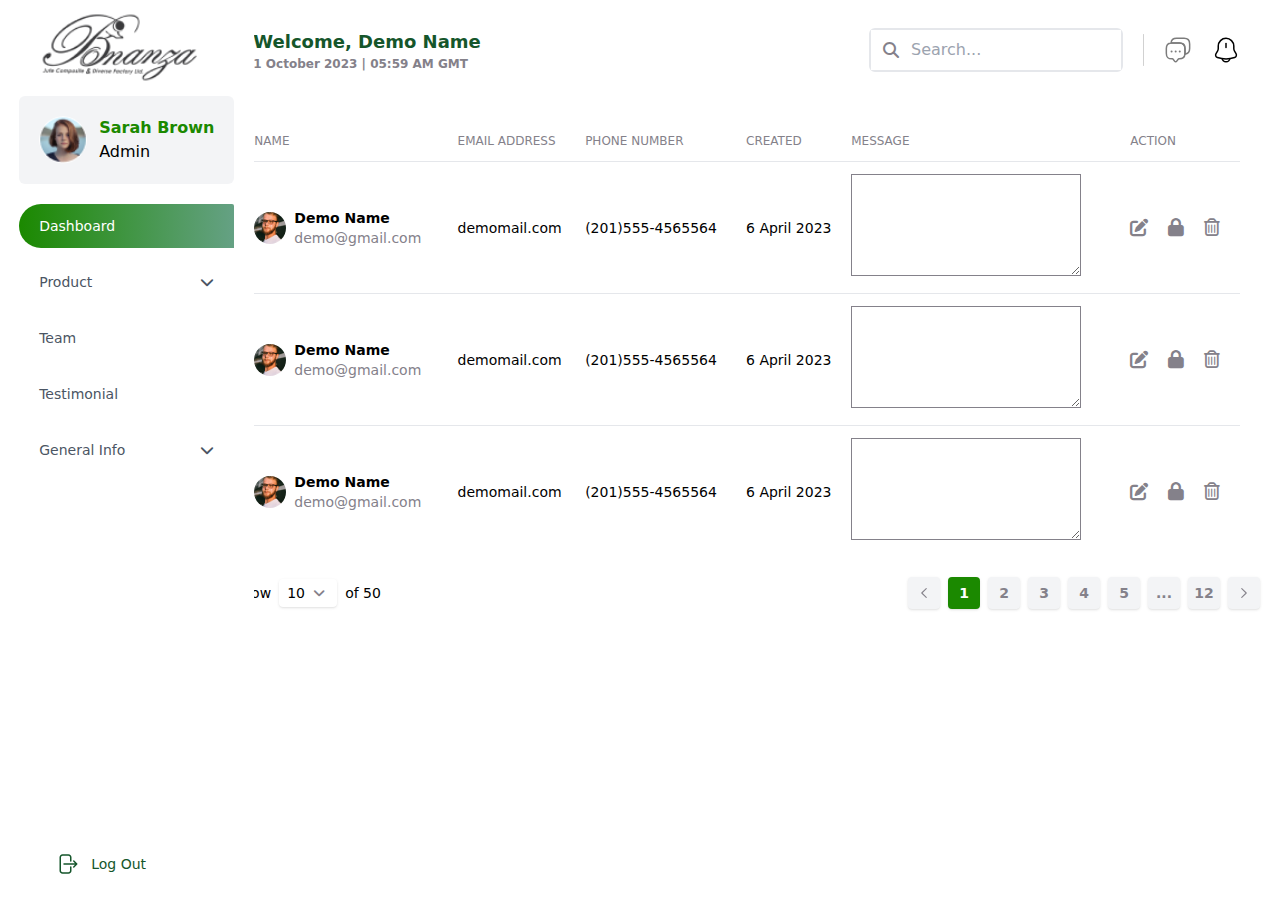
<file: dashboard-cta.html>
<!DOCTYPE html>
<html lang="en">
<head>
    <meta charset="UTF-8">
    <meta http-equiv="X-UA-Compatible" content="IE=edge">
    <meta name="viewport" content="width=device-width, initial-scale=1.0">
    <title>Bonaza Dashboard - CTA</title>
    <link rel="stylesheet" href="style.css">
    <link rel="stylesheet" href="output.css">
    <link rel="stylesheet" href="https://cdnjs.cloudflare.com/ajax/libs/font-awesome/6.4.0/css/all.min.css" />
    <link rel="stylesheet" href="https://cdn.jsdelivr.net/npm/swiper@9/swiper-bundle.min.css" />
</head>
<body class="font-sans">
  <section class=" max-w-[1920px] ml-auto mr-auto">

    <!-- Navigation Menu -->
    <div class="relative">
        
      <nav class="bg-white fixed min-[2000px]:absolute top-0 flex flex-row xl:flex-col justify-between xl:h-full custom-container shadow-sm xl:shadow-none w-full xl:w-fit z-10">
          
          <div class="">

              <a href="index.html" class="h-12 w-12"><img class="h-20 xl:h-24 2xl:h-28" src="img/Logo.png" alt=""></a>

              <a class="xl:bg-gray-100 p-5 flex items-center mx-auto rounded-md gap-3 pl-5 absolute xl:static top-1 right-20 md:right-36" href="dashboard-profile.html">
                <img src="img/admin.png" alt="" class="h-8 w-8 xl:h-12 xl:w-12 rounded-[50%]">
                <div class="hidden xl:block">
                  <p class="text-primaryColor font-semibold">Sarah Brown</p>
                  <p>Admin</p>
                </div>
              </a>

              <div class="bg-white xl:bg-transparent hidden xl:grid absolute xl:static top-12 right-0 z-10 rounded-sm py-5 xl:py-0 2xl:py-5 max-h-[800px] xl:max-h-[280px] 2xl:max-h-[700px] overflow-y-auto scroll-h min-w-[195px] scroll-smooth shadow-md xl:shadow-none mt-5" id="toggle-menu">

                  <a class="accordion-button menu-list menu-list-active" href="index.html">
                      <span>Dashboard</span>
                  </a>

                  <button class="accordion-button menu-list mt-3">
                      <span>Product</span>
                      <i class="ml-auto fa-solid fa-chevron-down"></i>
                  </button>

                    <ul class="menu-collapse hidden">
                      <li><a href="dashboard-productList.html">Products</a></li>
                      <li><a href="dashboard-productCategory.html">Categories</a></li>
                    </ul>

                  <a class="accordion-button menu-list mt-3" href="dashboard-team.html">
                      <span>Team</span>
                  </a>

                  <a class="accordion-button menu-list mt-3" href="dashboard-testimonial.html">
                    <span>Testimonial</span>
                  </a>

                  <button class="accordion-button menu-list mt-3">
                    <span>General Info</span>
                    <i class="ml-auto fa-solid fa-chevron-down"></i>
                  </button>

                  <ul class="menu-collapse hidden">
                    <li><a href="dashboard-addCountry.html">Country</a></li>
                    <li><a href="dashboard-homeBanner.html">Homepage Banner</a></li>
                    <li><a href="dashboard-footerInformation.html">Footer Info</a></li>
                  </ul>
                   

                    


              </div>

          </div>

          <!-- Logout Menu Section -->
          <div class="flex items-center px-0 xl:px-4 xl:py-3 xl:mt-10">
              <a class="text-secondaryColor hover:text-red-500 hover:bg-transparent flex gap-3 items-center font-medium text-sm px-5 py-3 rounded-l-full" href="#">
                  <svg width="24" height="24" viewBox="0 0 24 24" fill="none" xmlns="http://www.w3.org/2000/svg">
                      <path d="M15.75 9V5.25C15.75 4.65326 15.5129 4.08097 15.091 3.65901C14.669 3.23705 14.0967 3 13.5 3H7.5C6.90326 3 6.33097 3.23705 5.90901 3.65901C5.48705 4.08097 5.25 4.65326 5.25 5.25V18.75C5.25 19.3467 5.48705 19.919 5.90901 20.341C6.33097 20.7629 6.90326 21 7.5 21H13.5C14.0967 21 14.669 20.7629 15.091 20.341C15.5129 19.919 15.75 19.3467 15.75 18.75V15M18.75 15L21.75 12M21.75 12L18.75 9M21.75 12H9" stroke="#15562B" stroke-width="1.5" stroke-linecap="round" stroke-linejoin="round"/>
                      </svg>
                      
                      
                  <span class="hidden md:block">Log Out</span>
              </a>
              
              <button class="block xl:hidden" id="toggle-button">
                  <svg class="-mr-[1px]" height="24px" width="24px" fill="none" stroke="currentColor" stroke-width="1.5" viewBox="0 0 24 24" xmlns="http://www.w3.org/2000/svg" aria-hidden="true">
                      <path stroke-linecap="round" stroke-linejoin="round" d="M3.75 6.75h16.5M3.75 12h16.5m-16.5 5.25h16.5"></path>
                    </svg>
              </button>    
              </a>

          </div>
              
       

      </nav>
      
  </div>




    <!-- Right Side Section -->
    <div class="ml-auto w-full xl:w-5/6 px-0 xl:px-5 py-2 mt-16 xl:mt-0">


       <!-- Project Overview Header -->

        <section class="flex flex-col xl:flex-row xl:items-center justify-between px-5 py-2 xl:py-5 gap-4">

          
            <div>
              <p class="text-lg font-bold text-secondaryColor"><span>Welcome,</span> <span>Demo Name</span></p>
              <p class="text-xs text-tColor font-semibold">1 October  2023 | 05:59 AM GMT</p>
            </div>

            <!-- Notification & User -->
            <div class="text-xs xl:text-base flex items-center gap-3 xl:gap-5 ml-auto">


                <!-- Search Box -->
                <div class="bg-white relative border-2 rounded-md">
                  <input class="py-2 pr-3 pl-10 focus:outline-none max-w-[250px]" type="text" placeholder="Search...">
                  <i class="fa-solid fa-magnifying-glass absolute top-1/2 left-3 -translate-y-1/2 text-tColor"></i>
                </div>

                <svg width="1" height="32" viewBox="0 0 1 32" fill="none" xmlns="http://www.w3.org/2000/svg">
                  <line x1="0.5" y1="0.5" x2="0.499999" y2="31.5" stroke="#D1D1D1" stroke-linecap="round"/>
                  </svg>
                  
                
                <a class="" href="#">
                  <svg width="28" height="28" viewBox="0 0 28 28" fill="none" xmlns="http://www.w3.org/2000/svg">
                    <path d="M20.9766 12.5883V17.255C20.9766 17.5583 20.9649 17.85 20.9299 18.13C20.6616 21.28 18.8066 22.8433 15.3883 22.8433H14.9216C14.6299 22.8433 14.3499 22.9833 14.1749 23.2167L12.7749 25.0833C12.1566 25.9117 11.1533 25.9117 10.5349 25.0833L9.1349 23.2167C8.98324 23.0183 8.64492 22.8433 8.38825 22.8433H7.9216C4.19993 22.8433 2.33325 21.9217 2.33325 17.255V12.5883C2.33325 9.17001 3.90826 7.31501 7.0466 7.04668C7.3266 7.01168 7.61826 7 7.9216 7H15.3883C19.1099 7 20.9766 8.86668 20.9766 12.5883Z" stroke="#7C7C7C" stroke-width="1.5" stroke-miterlimit="10" stroke-linecap="round" stroke-linejoin="round"/>
                    <path d="M25.6433 7.9216V12.5883C25.6433 16.0183 24.0683 17.8616 20.93 18.1299C20.965 17.8499 20.9766 17.5583 20.9766 17.2549V12.5883C20.9766 8.8666 19.11 6.99992 15.3883 6.99992H7.92163C7.6183 6.99992 7.32663 7.0116 7.04663 7.0466C7.31496 3.90826 9.16996 2.33325 12.5883 2.33325H20.055C23.7766 2.33325 25.6433 4.19993 25.6433 7.9216Z" stroke="#7C7C7C" stroke-width="1.5" stroke-miterlimit="10" stroke-linecap="round" stroke-linejoin="round"/>
                    <path d="M15.7448 15.4583H15.7553" stroke="#7C7C7C" stroke-width="2" stroke-linecap="round" stroke-linejoin="round"/>
                    <path d="M11.6613 15.4583H11.6718" stroke="#7C7C7C" stroke-width="2" stroke-linecap="round" stroke-linejoin="round"/>
                    <path d="M7.57808 15.4583H7.58858" stroke="#7C7C7C" stroke-width="2" stroke-linecap="round" stroke-linejoin="round"/>
                    </svg>
                    
                </a>

                <a class="" href="#">
                  <svg width="28" height="28" viewBox="0 0 28 28" fill="none" xmlns="http://www.w3.org/2000/svg">
                    <path d="M14 7.51343V11.3984" stroke="black" stroke-width="1.5" stroke-miterlimit="10" stroke-linecap="round"/>
                    <path d="M14.0232 2.33325C9.72988 2.33325 6.25321 5.80992 6.25321 10.1033V12.5533C6.25321 13.3466 5.92655 14.5366 5.51821 15.2133L4.03655 17.6866C3.12655 19.2149 3.75655 20.9183 5.43655 21.4783C11.0132 23.3333 17.0449 23.3333 22.6215 21.4783C24.1965 20.9533 24.8732 19.1099 24.0215 17.6866L22.5399 15.2133C22.1315 14.5366 21.8049 13.3349 21.8049 12.5533V10.1033C21.7932 5.83325 18.2932 2.33325 14.0232 2.33325Z" stroke="black" stroke-width="1.5" stroke-miterlimit="10" stroke-linecap="round"/>
                    <path d="M17.885 21.9568C17.885 24.0918 16.135 25.8418 14 25.8418C12.9383 25.8418 11.9583 25.3985 11.2583 24.6985C10.5583 23.9985 10.115 23.0185 10.115 21.9568" stroke="black" stroke-width="1.5" stroke-miterlimit="10"/>
                    </svg>
                    
                </a>

            </div>
            
        </section>




        <section>
          <div class="flex flex-col justify-around">

            <div class="bg-white pt-5 mt-5 overflow-x-scroll md:overflow-hidden px-5">
              <table class="table-auto text-xs md:text-sm profile-table w-[230%] md:w-full">
                <thead>
                  <tr>
                    <th>NAME</th>
                    <th>EMAIL ADDRESS</th>
                    <th>PHONE NUMBER</th>
                    <th>CREATED</th>
                    <th>MESSAGE</th>
                    <th>ACTION</th>
                  </tr>
                </thead>
                <tbody>
                  <tr>
                    <td>
                      <div class="flex items-center gap-2">
                        <img src="img/user.png" alt="" class="h-8 w-8 rounded-[50%]">
                        <div>
                          <p class="font-semibold">Demo Name</p>
                          <p class="text-tColor">demo@gmail.com</p>
                        </div>
                      </div>
                    </td>
                    <td>demomail.com</td>
                    <td>(201)555-4565564</td>
                    <td>6 April 2023</td>
                    <td><textarea class="border-[1px] border-tColor" name="" id="" cols="30" rows="5"></textarea></td>
                    <td>
                      <div class="text-tColor flex gap-5 text-lg">
                        <button><i class="fa-solid fa-pen-to-square"></i></button>
                        <button><i class="fa-solid fa-lock"></i></button>
                        <button><i class="fa-regular fa-trash-can"></i></button>
                      </div>
                    </td>
                  </tr>

                  <tr>
                    <td>
                      <div class="flex items-center gap-2">
                        <img src="img/user.png" alt="" class="h-8 w-8 rounded-[50%]">
                        <div>
                          <p class="font-semibold">Demo Name</p>
                          <p class="text-tColor">demo@gmail.com</p>
                        </div>
                      </div>
                    </td>
                    <td>demomail.com</td>
                    <td>(201)555-4565564</td>
                    <td>6 April 2023</td>
                    <td><textarea class="border-[1px] border-tColor" name="" id="" cols="30" rows="5"></textarea></td>
                    <td>
                      <div class="text-tColor flex gap-5 text-lg">
                        <button><i class="fa-solid fa-pen-to-square"></i></button>
                        <button><i class="fa-solid fa-lock"></i></button>
                        <button><i class="fa-regular fa-trash-can"></i></button>
                      </div>
                    </td>
                  </tr>

                  <tr>
                    <td>
                      <div class="flex items-center gap-2">
                        <img src="img/user.png" alt="" class="h-8 w-8 rounded-[50%]">
                        <div>
                          <p class="font-semibold">Demo Name</p>
                          <p class="text-tColor">demo@gmail.com</p>
                        </div>
                      </div>
                    </td>
                    <td>demomail.com</td>
                    <td>(201)555-4565564</td>
                    <td>6 April 2023</td>
                    <td><textarea class="border-[1px] border-tColor" name="" id="" cols="30" rows="5"></textarea></td>
                    <td>
                      <div class="text-tColor flex gap-5 text-lg">
                        <button><i class="fa-solid fa-pen-to-square"></i></button>
                        <button><i class="fa-solid fa-lock"></i></button>
                        <button><i class="fa-regular fa-trash-can"></i></button>
                      </div>
                    </td>
                  </tr>
                </tbody>
              </table>

            </div>

              <!-- Page Select -->
              <div class="flex flex-col xl:flex-row justify-between xl:items-center py-5 gap-2">
                <div class="flex items-center justify-center gap-2">
                <p class="text-center text-xs xl:text-sm">Show</p>
                <div class="relative max-w-[100px]">
                  <select class="block appearance-none bg-white text-xs xl:text-sm py-1 px-2 pr-8 rounded leading-tight focus:outline-none shadow">
                    <option>10</option>
                    <option>20</option>
                    <option>30</option>
                    <option>40</option>
                    <option>50</option>
                  </select>
                  <div class="pointer-events-none absolute inset-y-0 right-1 flex items-center px-2 text-gray-700">
                    <i class="fa-solid fa-angle-down text-tColor text-xs xl:text-sm"></i>
                  </div>
                </div> 
                <p class="text-center text-xs xl:text-sm">of <span>50</span></p>
                </div>

                <div class="scale-75 xl:scale-100 grid grid-flow-col content-center ml-auto mr-auto xl:mr-0 font-semibold xl:text-sm text-tColor gap-2">
                    <a class="bg-gray-100 h-8 w-8 rounded flex items-center justify-center shadow"  href="#"><svg width="6" height="10" viewBox="0 0 8 14" fill="none" xmlns="http://www.w3.org/2000/svg">
                        <path d="M7.125 0.75L0.875 7L7.125 13.25" stroke="#84818A" stroke-width="1.5" stroke-linecap="round" stroke-linejoin="round"/>
                        </svg>
                        </a>
                    <a class="bg-primaryColor text-white h-8 w-8 rounded flex items-center justify-center shadow"  href="#">1</a>
                    <a class="bg-gray-100 h-8 w-8 rounded flex items-center justify-center shadow" href="#">2</a>
                    <a class="bg-gray-100 h-8 w-8 rounded flex items-center justify-center shadow"  href="#">3</a>
                    <a class="bg-gray-100 h-8 w-8 rounded flex items-center justify-center shadow"  href="#">4</a>
                    <a class="bg-gray-100 h-8 w-8 rounded flex items-center justify-center shadow"  href="#">5</a>
                    <a class="bg-gray-100 h-8 w-8 rounded flex items-center justify-center shadow"  href="#">...</a>
                    <a class="bg-gray-100 h-8 w-8 rounded flex items-center justify-center shadow"  href="#">12</a>
                    <a class="bg-gray-100 h-8 w-8 rounded flex items-center justify-center shadow"  href="#"><svg width="6" height="10" viewBox="0 0 8 14" fill="none" xmlns="http://www.w3.org/2000/svg">
                        <path d="M0.875 0.75L7.125 7L0.875 13.25" stroke="#84818A" stroke-width="1.5" stroke-linecap="round" stroke-linejoin="round"/>
                        </svg>
                        </a>
                </div>
              </div>

          </div>
        </section>
    

    </div>

</section>





<!-- Header Section Script -->
<script> 
  // Menu toggle button 
    const toggleButton = document.getElementById("toggle-button");
    const toggleMenu = document.getElementById("toggle-menu");
    var toggleCounter = 1;
    toggleButton.onclick = function () {
      toggleCounter++;
      if(toggleCounter%2 == 0){
        toggleMenu.classList.remove("hidden");
        toggleMenu.classList.add("grid");
      }
      else{
        toggleMenu.classList.remove("grid");
        toggleMenu.classList.add("hidden");
      }
    }


  </script>


<!-- Accordion Script -->
<script>
  const accordionButtons = document.querySelectorAll('.accordion-button');
  const accordionMenu = document.querySelectorAll('.menu-collapse');

  accordionButtons.forEach(button => {
    button.addEventListener('click', () => {
      const accordionCollapse = button.nextElementSibling;
      button.setAttribute('aria-expanded', button.getAttribute('aria-expanded') === 'false' ? 'true' : 'false');
      accordionCollapse.classList.toggle('hidden');
    });
  });

  // Set all accordion items to collapsed state by default
  document.querySelectorAll('.menu-collapse').forEach(collapse => {
    collapse.classList.add('hidden');
  });


</script>


<!-- Table Script -->
<script>
  const tableButtons = document.querySelectorAll('.table-button');
  const tableMenu = document.querySelectorAll('.table-collapse');
  const tableClose = document.querySelectorAll('.table-close');

  tableButtons.forEach(button => {
    button.addEventListener('click', () => {
      const tableCollapse = button.nextElementSibling;
      button.setAttribute('aria-expanded', button.getAttribute('aria-expanded') === 'false' ? 'true' : 'false');
      tableCollapse.classList.toggle('hidden');
    });
  });

  tableClose.forEach(button => {
    button.addEventListener('click', () => {
      const tableCollapse = button.parentElement.parentElement.parentElement;
      button.setAttribute('aria-expanded', button.getAttribute('aria-expanded') === 'false' ? 'true' : 'false');
      tableCollapse.classList.toggle('hidden');
    });
  });

</script>

<script>
  const tables = document.querySelectorAll('.table-collapse');
  window.onclick = function (event) {
  for (let table of tables){
  if (event.target == table) {
    table.classList.toggle('hidden');
  }
}
};
</script>



</body>
</html>
</file>
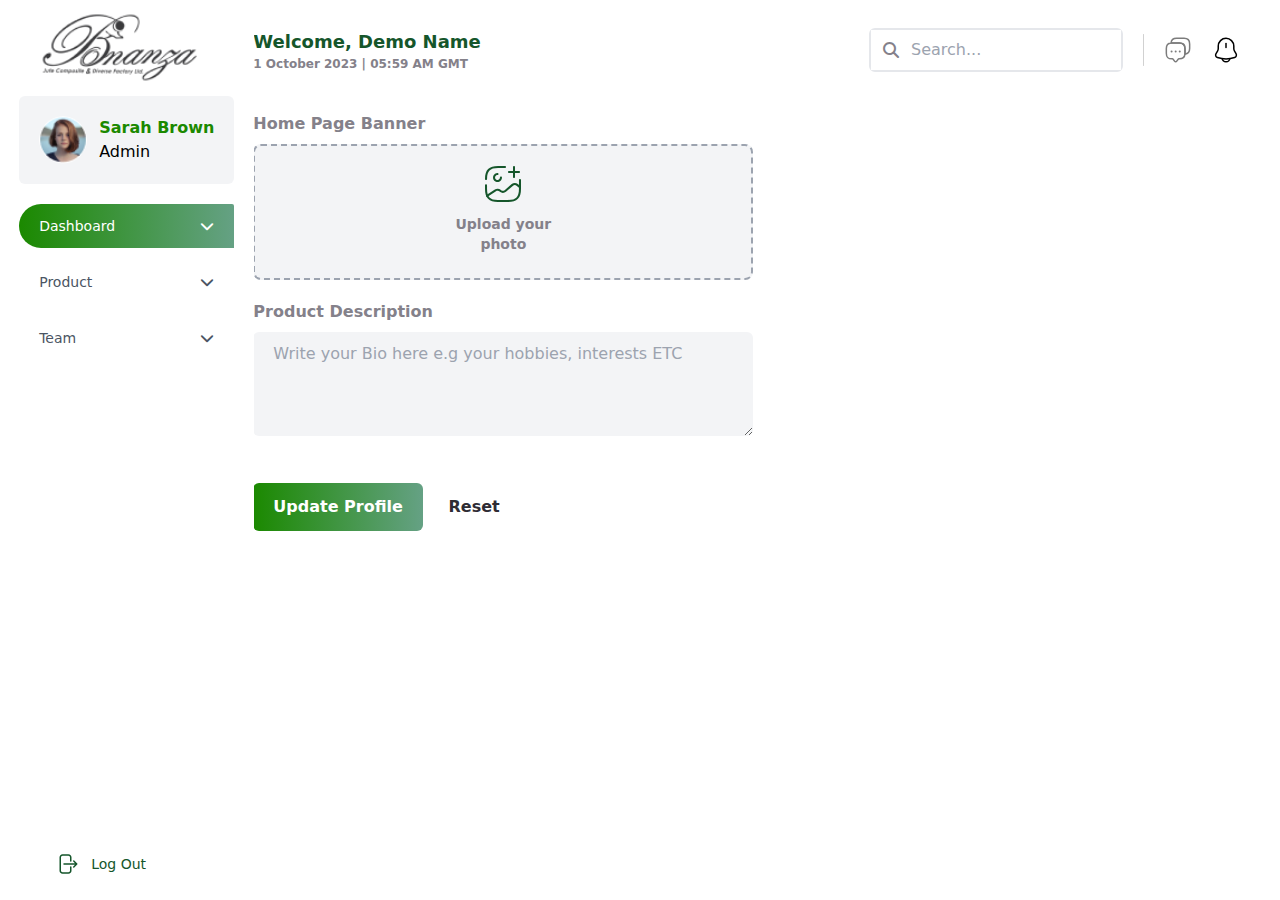
<file: dashboard-dashboard.html>
<!DOCTYPE html>
<html lang="en">
<head>
    <meta charset="UTF-8">
    <meta http-equiv="X-UA-Compatible" content="IE=edge">
    <meta name="viewport" content="width=device-width, initial-scale=1.0">
    <title>Bonaza Dashboard - </title>
    <link rel="stylesheet" href="style.css">
    <link rel="stylesheet" href="output.css">
    <link rel="stylesheet" href="https://cdnjs.cloudflare.com/ajax/libs/font-awesome/6.4.0/css/all.min.css" />
    <link rel="stylesheet" href="https://cdn.jsdelivr.net/npm/swiper@9/swiper-bundle.min.css" />
</head>
<body class="font-sans">
  <section class=" max-w-[1920px] ml-auto mr-auto">

    <!-- Navigation Menu -->
    <div class="relative">
        
        <nav class="bg-white fixed min-[2000px]:absolute top-0 flex flex-row xl:flex-col justify-between xl:h-full custom-container shadow-sm xl:shadow-none w-full xl:w-fit z-10">
            
            <div class="">

                <a href="/" class="h-12 w-12"><img class="h-20 xl:h-24 2xl:h-28" src="img/Logo.png" alt=""></a>

                <div class="xl:bg-gray-100 p-5 flex items-center mx-auto rounded-md gap-3 pl-5 absolute xl:static top-1 right-20">
                  <img src="img/admin.png" alt="" class="h-8 w-8 xl:h-12 xl:w-12 rounded-[50%]">
                  <div class="hidden xl:block">
                    <p class="text-primaryColor font-semibold">Sarah Brown</p>
                    <p>Admin</p>
                  </div>
                </div>

                <div class="bg-white xl:bg-transparent hidden xl:grid absolute xl:static top-12 right-0 z-10 rounded-sm py-5 xl:py-0 2xl:py-5 max-h-[800px] xl:max-h-[280px] 2xl:max-h-[700px] overflow-y-auto scroll-h min-w-[195px] scroll-smooth shadow-md xl:shadow-none mt-5" id="toggle-menu">

                    <button class="accordion-button menu-list menu-list-active">
                        <span>Dashboard</span>
                        <i class="ml-auto fa-solid fa-chevron-down"></i>
                    </button>

                      <ul class="menu-collapse hidden">
                        <li><a href="#">Homepage Banner</a></li>
                        <li><a href="#">Testimonial</a></li>
                      </ul>

                    <button class="accordion-button menu-list mt-3">
                        <span>Product</span>
                        <i class="ml-auto fa-solid fa-chevron-down"></i>
                    </button>

                      <ul class="menu-collapse hidden">
                        <li><a href="#">Homepage Banner</a></li>
                        <li><a href="#">Testimonial</a></li>
                      </ul>

                    <button class="accordion-button menu-list mt-3">
                        <span>Team</span>
                        <i class="ml-auto fa-solid fa-chevron-down"></i>
                    </button>

                      <ul class="menu-collapse hidden">
                        <li><a href="#">Homepage Banner</a></li>
                        <li><a href="#">Testimonial</a></li>
                      </ul>

                      


                </div>

            </div>

            <!-- Logout Menu Section -->
            <div class="flex items-center px-0 xl:px-4 xl:py-3 xl:mt-10">
                <a class="text-secondaryColor hover:text-red-500 hover:bg-transparent flex gap-3 items-center font-medium text-sm px-5 py-3 rounded-l-full" href="#">
                    <svg width="24" height="24" viewBox="0 0 24 24" fill="none" xmlns="http://www.w3.org/2000/svg">
                        <path d="M15.75 9V5.25C15.75 4.65326 15.5129 4.08097 15.091 3.65901C14.669 3.23705 14.0967 3 13.5 3H7.5C6.90326 3 6.33097 3.23705 5.90901 3.65901C5.48705 4.08097 5.25 4.65326 5.25 5.25V18.75C5.25 19.3467 5.48705 19.919 5.90901 20.341C6.33097 20.7629 6.90326 21 7.5 21H13.5C14.0967 21 14.669 20.7629 15.091 20.341C15.5129 19.919 15.75 19.3467 15.75 18.75V15M18.75 15L21.75 12M21.75 12L18.75 9M21.75 12H9" stroke="#15562B" stroke-width="1.5" stroke-linecap="round" stroke-linejoin="round"/>
                        </svg>
                        
                        
                    <span class="hidden md:block">Log Out</span>
                </a>
                
                <button class="block xl:hidden" id="toggle-button">
                    <svg class="-mr-[1px]" height="24px" width="24px" fill="none" stroke="currentColor" stroke-width="1.5" viewBox="0 0 24 24" xmlns="http://www.w3.org/2000/svg" aria-hidden="true">
                        <path stroke-linecap="round" stroke-linejoin="round" d="M3.75 6.75h16.5M3.75 12h16.5m-16.5 5.25h16.5"></path>
                      </svg>
                </button>    
                </a>

            </div>
                
         

        </nav>
        
    </div>




    <!-- Right Side Section -->
    <div class="ml-auto w-full xl:w-5/6 px-0 xl:px-5 py-2 mt-16 xl:mt-0">


       <!-- Project Overview Header -->

        <section class="flex flex-col xl:flex-row xl:items-center justify-between px-5 py-2 xl:py-5 gap-4">

          
            <div>
              <p class="text-lg font-bold text-secondaryColor"><span>Welcome,</span> <span>Demo Name</span></p>
              <p class="text-xs text-tColor font-semibold">1 October  2023 | 05:59 AM GMT</p>
            </div>

            <!-- Notification & User -->
            <div class="text-xs xl:text-base flex items-center gap-3 xl:gap-5 ml-auto">


                <!-- Search Box -->
                <div class="bg-white relative border-2 rounded-md">
                  <input class="py-2 pr-3 pl-10 focus:outline-none max-w-[250px]" type="text" placeholder="Search...">
                  <i class="fa-solid fa-magnifying-glass absolute top-1/2 left-3 -translate-y-1/2 text-tColor"></i>
                </div>

                <svg width="1" height="32" viewBox="0 0 1 32" fill="none" xmlns="http://www.w3.org/2000/svg">
                  <line x1="0.5" y1="0.5" x2="0.499999" y2="31.5" stroke="#D1D1D1" stroke-linecap="round"/>
                  </svg>
                  
                
                <a class="" href="#">
                  <svg width="28" height="28" viewBox="0 0 28 28" fill="none" xmlns="http://www.w3.org/2000/svg">
                    <path d="M20.9766 12.5883V17.255C20.9766 17.5583 20.9649 17.85 20.9299 18.13C20.6616 21.28 18.8066 22.8433 15.3883 22.8433H14.9216C14.6299 22.8433 14.3499 22.9833 14.1749 23.2167L12.7749 25.0833C12.1566 25.9117 11.1533 25.9117 10.5349 25.0833L9.1349 23.2167C8.98324 23.0183 8.64492 22.8433 8.38825 22.8433H7.9216C4.19993 22.8433 2.33325 21.9217 2.33325 17.255V12.5883C2.33325 9.17001 3.90826 7.31501 7.0466 7.04668C7.3266 7.01168 7.61826 7 7.9216 7H15.3883C19.1099 7 20.9766 8.86668 20.9766 12.5883Z" stroke="#7C7C7C" stroke-width="1.5" stroke-miterlimit="10" stroke-linecap="round" stroke-linejoin="round"/>
                    <path d="M25.6433 7.9216V12.5883C25.6433 16.0183 24.0683 17.8616 20.93 18.1299C20.965 17.8499 20.9766 17.5583 20.9766 17.2549V12.5883C20.9766 8.8666 19.11 6.99992 15.3883 6.99992H7.92163C7.6183 6.99992 7.32663 7.0116 7.04663 7.0466C7.31496 3.90826 9.16996 2.33325 12.5883 2.33325H20.055C23.7766 2.33325 25.6433 4.19993 25.6433 7.9216Z" stroke="#7C7C7C" stroke-width="1.5" stroke-miterlimit="10" stroke-linecap="round" stroke-linejoin="round"/>
                    <path d="M15.7448 15.4583H15.7553" stroke="#7C7C7C" stroke-width="2" stroke-linecap="round" stroke-linejoin="round"/>
                    <path d="M11.6613 15.4583H11.6718" stroke="#7C7C7C" stroke-width="2" stroke-linecap="round" stroke-linejoin="round"/>
                    <path d="M7.57808 15.4583H7.58858" stroke="#7C7C7C" stroke-width="2" stroke-linecap="round" stroke-linejoin="round"/>
                    </svg>
                    
                </a>

                <a class="" href="#">
                  <svg width="28" height="28" viewBox="0 0 28 28" fill="none" xmlns="http://www.w3.org/2000/svg">
                    <path d="M14 7.51343V11.3984" stroke="black" stroke-width="1.5" stroke-miterlimit="10" stroke-linecap="round"/>
                    <path d="M14.0232 2.33325C9.72988 2.33325 6.25321 5.80992 6.25321 10.1033V12.5533C6.25321 13.3466 5.92655 14.5366 5.51821 15.2133L4.03655 17.6866C3.12655 19.2149 3.75655 20.9183 5.43655 21.4783C11.0132 23.3333 17.0449 23.3333 22.6215 21.4783C24.1965 20.9533 24.8732 19.1099 24.0215 17.6866L22.5399 15.2133C22.1315 14.5366 21.8049 13.3349 21.8049 12.5533V10.1033C21.7932 5.83325 18.2932 2.33325 14.0232 2.33325Z" stroke="black" stroke-width="1.5" stroke-miterlimit="10" stroke-linecap="round"/>
                    <path d="M17.885 21.9568C17.885 24.0918 16.135 25.8418 14 25.8418C12.9383 25.8418 11.9583 25.3985 11.2583 24.6985C10.5583 23.9985 10.115 23.0185 10.115 21.9568" stroke="black" stroke-width="1.5" stroke-miterlimit="10"/>
                    </svg>
                    
                </a>

            </div>
            
        </section>




        <form class="px-5 py-5">


          <p class="text-tColor font-semibold">Home Page Banner</p>
          <div class="flex items-center mt-2">
            <label for="dropzone-file" class="max-w-[500px] w-full bg-gray-100 flex flex-col items-center justify-center border-2 border-gray-400 border-dashed rounded-lg cursor-pointer dark:hover:bg-bray-800 dark:bg-gray-700 hover:bg-gray-100 dark:border-gray-600 dark:hover:border-gray-500 dark:hover:bg-gray-600">
                <div class="flex flex-col items-center justify-center p-5">
                    <svg width="36" height="36" viewBox="0 0 36 36" fill="none" xmlns="http://www.w3.org/2000/svg">
                      <path fill-rule="evenodd" clip-rule="evenodd" d="M9.99994 7.75839C10.74 7.26392 11.61 7 12.5 7C13.0714 7 13.5346 7.46322 13.5346 8.03464C13.5346 8.60606 13.0714 9.06928 12.5 9.06928C12.0193 9.06928 11.5493 9.21184 11.1496 9.47893C10.7498 9.74602 10.4383 10.1256 10.2543 10.5698C10.0703 11.014 10.0222 11.5027 10.116 11.9742C10.2098 12.4457 10.4413 12.8788 10.7812 13.2188C11.1212 13.5587 11.5543 13.7902 12.0258 13.884C12.4973 13.9778 12.986 13.9297 13.4302 13.7457C13.8744 13.5617 14.254 13.2502 14.5211 12.8504C14.7882 12.4507 14.9307 11.9807 14.9307 11.5C14.9307 10.9286 15.3939 10.4654 15.9654 10.4654C16.5368 10.4654 17 10.9286 17 11.5C17 12.39 16.7361 13.26 16.2416 14.0001C15.7471 14.7401 15.0443 15.3169 14.2221 15.6575C13.3998 15.998 12.495 16.0872 11.6221 15.9135C10.7492 15.7399 9.94736 15.3113 9.31802 14.682C8.68868 14.0526 8.2601 13.2508 8.08647 12.3779C7.91283 11.505 8.00195 10.6002 8.34254 9.77792C8.68314 8.95566 9.25991 8.25285 9.99994 7.75839Z" fill="#15562B"/>
                      <path fill-rule="evenodd" clip-rule="evenodd" d="M34.9802 13C35.5434 13 36 13.4661 36 14.041V22.7574C36 27.2164 35.1375 30.6085 32.9439 32.8604C30.7489 35.1136 27.4407 36 23.094 36H12.906C8.56063 36 5.25258 35.114 3.05723 32.861C0.863226 30.6094 0 27.2173 0 22.7574V19.2528C0 18.6779 0.456559 18.2118 1.01975 18.2118C1.58295 18.2118 2.03951 18.6779 2.03951 19.2528V22.7574C2.03951 27.014 2.87587 29.7227 4.50321 31.3928C6.12922 33.0615 8.76429 33.9181 12.906 33.9181H23.094C27.2371 33.9181 29.8721 33.0611 31.4977 31.3923C33.1248 29.7221 33.9605 27.0134 33.9605 22.7574V14.041C33.9605 13.4661 34.4171 13 34.9802 13Z" fill="#15562B"/>
                      <path fill-rule="evenodd" clip-rule="evenodd" d="M3.09967 3.07527C5.32422 0.868234 8.6763 0 13.0827 0H19.9716C20.5396 0 21 0.456808 21 1.02031C21 1.58381 20.5396 2.04062 19.9716 2.04062H13.0827C8.87924 2.04062 6.20419 2.88106 4.55405 4.51821C2.90392 6.15535 2.05681 8.80935 2.05681 12.9797C2.05681 13.5432 1.59638 14 1.0284 14C0.460432 14 0 13.5432 0 12.9797C0 8.60801 0.875122 5.28231 3.09967 3.07527Z" fill="#15562B"/>
                      <path fill-rule="evenodd" clip-rule="evenodd" d="M23 6C23 5.44772 23.4792 5 24.0704 5H33.9296C34.5208 5 35 5.44772 35 6C35 6.55228 34.5208 7 33.9296 7H24.0704C23.4792 7 23 6.55228 23 6Z" fill="#15562B"/>
                      <path fill-rule="evenodd" clip-rule="evenodd" d="M29 0C29.5523 0 30 0.479239 30 1.07041V10.9296C30 11.5208 29.5523 12 29 12C28.4477 12 28 11.5208 28 10.9296V1.07041C28 0.479239 28.4477 0 29 0Z" fill="#15562B"/>
                      <path fill-rule="evenodd" clip-rule="evenodd" d="M28.0496 19.675L20.9723 25.8014L20.9535 25.8173C20.0931 26.5267 19.0135 26.9145 17.8993 26.9145C16.7851 26.9145 15.7055 26.5267 14.8451 25.8173C14.8358 25.8096 14.8267 25.8018 14.8177 25.7939L14.2713 25.3101C13.8139 24.941 13.2519 24.7253 12.6651 24.694C12.0746 24.6624 11.4894 24.8191 10.9934 25.1414L2.59721 30.8241C2.12855 31.1413 1.49204 31.0177 1.17551 30.5481C0.858988 30.0784 0.982315 29.4405 1.45097 29.1233L9.86814 23.4264C10.7295 22.8634 11.7473 22.5897 12.7741 22.6445C13.801 22.6994 14.7839 23.0802 15.5806 23.7318C15.5909 23.7402 15.6011 23.7489 15.6111 23.7578L16.1591 24.2429C16.6508 24.6434 17.2653 24.8622 17.8993 24.8622C18.5351 24.8622 19.1512 24.6422 19.6436 24.2396L26.7209 18.1131L26.7397 18.0972C27.6002 17.3878 28.6797 17 29.7939 17C30.9081 17 31.9877 17.3878 32.8481 18.0972L32.867 18.1132L35.6454 20.5185C36.0734 20.889 36.1206 21.537 35.7509 21.9659C35.3812 22.3947 34.7345 22.4421 34.3066 22.0716L31.5382 19.6749C31.0458 19.2723 30.4297 19.0523 29.7939 19.0523C29.1582 19.0523 28.5421 19.2723 28.0496 19.675Z" fill="#15562B"/>
                      </svg>                         
                    <p class="mb-1 text-sm font-semibold text-tColor text-center mt-3">Upload your <br>photo</p>
                </div>
                <input id="dropzone-file" type="file" class="hidden" />
            </label>
          </div>

          <p class="mt-5 mb-2 text-tColor font-semibold">Product Description</p>
          <textarea id="w3review" name="w3review" rows="4" cols="50" placeholder="Write your Bio here e.g your hobbies, interests ETC" class="bg-gray-100 w-full max-w-[500px] first-line:appearance-none  rounded-md py-3 px-5 text-gray-800 leading-tight focus:outline-none focus:shadow-outline"></textarea>

          <div class="mt-5 font-semibold">
            <button class="gradient-color text-white px-5 py-3 rounded-md">Update Profile</button>
            <button class="px-5 py-3 mt-5 rounded-md text-tColor2">Reset</button>
          </div>


        </form>
    

    </div>

</section>





<!-- Header Section Script -->
<script> 
  // Menu toggle button 
    const toggleButton = document.getElementById("toggle-button");
    const toggleMenu = document.getElementById("toggle-menu");
    var toggleCounter = 1;
    toggleButton.onclick = function () {
      toggleCounter++;
      if(toggleCounter%2 == 0){
        toggleMenu.classList.remove("hidden");
        toggleMenu.classList.add("grid");
      }
      else{
        toggleMenu.classList.remove("grid");
        toggleMenu.classList.add("hidden");
      }
    }


  </script>


<!-- Accordion Script -->
<script>
  const accordionButtons = document.querySelectorAll('.accordion-button');
  const accordionMenu = document.querySelectorAll('.menu-collapse');

  accordionButtons.forEach(button => {
    button.addEventListener('click', () => {
      const accordionCollapse = button.nextElementSibling;
      button.setAttribute('aria-expanded', button.getAttribute('aria-expanded') === 'false' ? 'true' : 'false');
      accordionCollapse.classList.toggle('hidden');
    });
  });

  // Set all accordion items to collapsed state by default
  document.querySelectorAll('.menu-collapse').forEach(collapse => {
    collapse.classList.add('hidden');
  });


</script>


<!-- Table Script -->
<script>
  const tableButtons = document.querySelectorAll('.table-button');
  const tableMenu = document.querySelectorAll('.table-collapse');
  const tableClose = document.querySelectorAll('.table-close');

  tableButtons.forEach(button => {
    button.addEventListener('click', () => {
      const tableCollapse = button.nextElementSibling;
      button.setAttribute('aria-expanded', button.getAttribute('aria-expanded') === 'false' ? 'true' : 'false');
      tableCollapse.classList.toggle('hidden');
    });
  });

  tableClose.forEach(button => {
    button.addEventListener('click', () => {
      const tableCollapse = button.parentElement.parentElement.parentElement;
      button.setAttribute('aria-expanded', button.getAttribute('aria-expanded') === 'false' ? 'true' : 'false');
      tableCollapse.classList.toggle('hidden');
    });
  });

</script>

<script>
  const tables = document.querySelectorAll('.table-collapse');
  window.onclick = function (event) {
  for (let table of tables){
  if (event.target == table) {
    table.classList.toggle('hidden');
  }
}
};
</script>



</body>
</html>
</file>
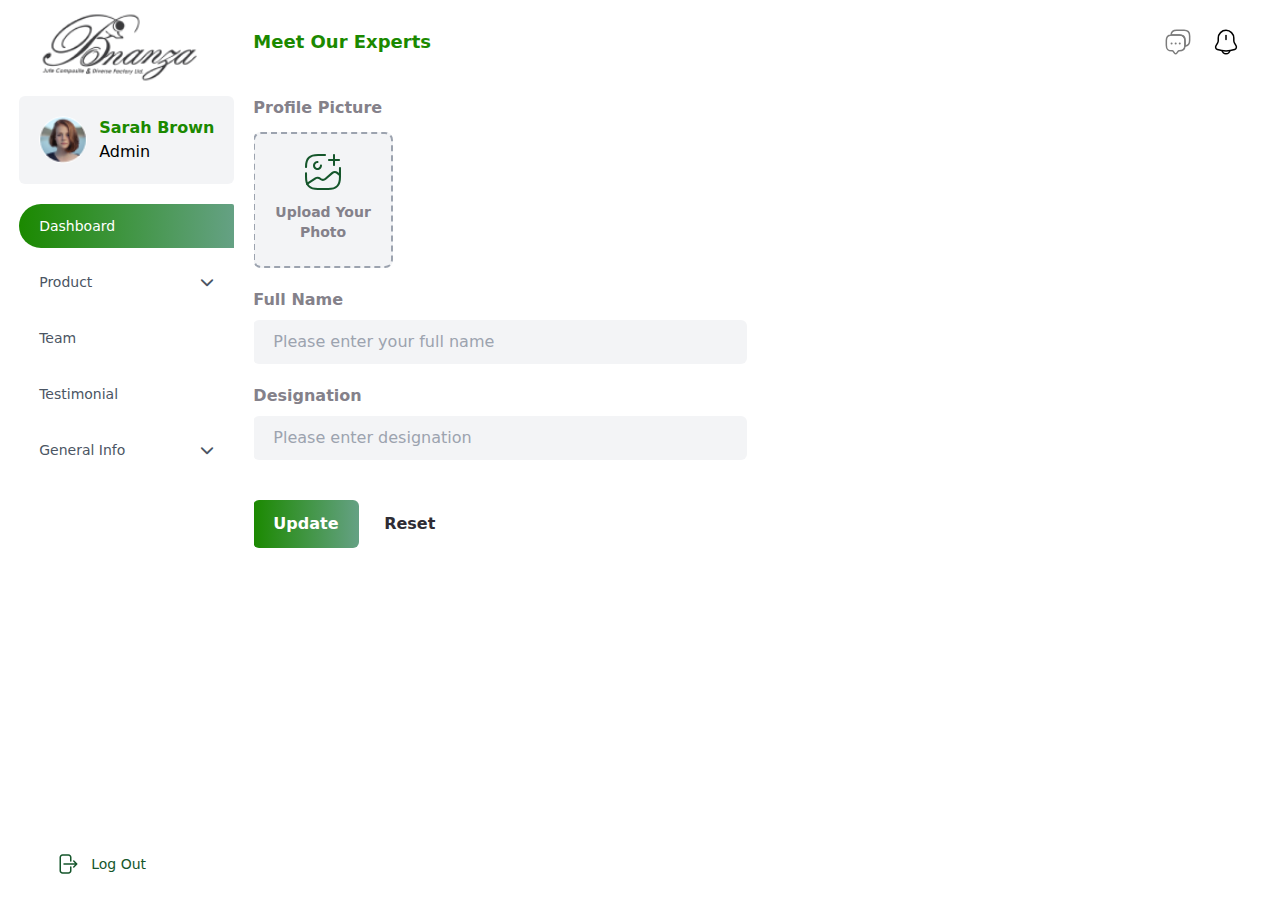
<file: dashboard-experts.html>
<!DOCTYPE html>
<html lang="en">
<head>
    <meta charset="UTF-8">
    <meta http-equiv="X-UA-Compatible" content="IE=edge">
    <meta name="viewport" content="width=device-width, initial-scale=1.0">
    <title>Bonaza Dashboard - Experts</title>
    <link rel="stylesheet" href="style.css">
    <link rel="stylesheet" href="output.css">
    <link rel="stylesheet" href="https://cdnjs.cloudflare.com/ajax/libs/font-awesome/6.4.0/css/all.min.css" />
    <link rel="stylesheet" href="https://cdn.jsdelivr.net/npm/swiper@9/swiper-bundle.min.css" />
</head>
<body class="font-sans">
  <section class=" max-w-[1920px] ml-auto mr-auto">

    <!-- Navigation Menu -->
    <div class="relative">
        
      <nav class="bg-white fixed min-[2000px]:absolute top-0 flex flex-row xl:flex-col justify-between xl:h-full custom-container shadow-sm xl:shadow-none w-full xl:w-fit z-10">
          
          <div class="">

              <a href="index.html" class="h-12 w-12"><img class="h-20 xl:h-24 2xl:h-28" src="img/Logo.png" alt=""></a>

              <a class="xl:bg-gray-100 p-5 flex items-center mx-auto rounded-md gap-3 pl-5 absolute xl:static top-1 right-20 md:right-36" href="dashboard-profile.html">
                <img src="img/admin.png" alt="" class="h-8 w-8 xl:h-12 xl:w-12 rounded-[50%]">
                <div class="hidden xl:block">
                  <p class="text-primaryColor font-semibold">Sarah Brown</p>
                  <p>Admin</p>
                </div>
              </a>

              <div class="bg-white xl:bg-transparent hidden xl:grid absolute xl:static top-12 right-0 z-10 rounded-sm py-5 xl:py-0 2xl:py-5 max-h-[800px] xl:max-h-[280px] 2xl:max-h-[700px] overflow-y-auto scroll-h min-w-[195px] scroll-smooth shadow-md xl:shadow-none mt-5" id="toggle-menu">

                  <a class="accordion-button menu-list menu-list-active" href="index.html">
                      <span>Dashboard</span>
                  </a>

                  <button class="accordion-button menu-list mt-3">
                      <span>Product</span>
                      <i class="ml-auto fa-solid fa-chevron-down"></i>
                  </button>

                    <ul class="menu-collapse hidden">
                      <li><a href="dashboard-productList.html">Products</a></li>
                      <li><a href="dashboard-productCategory.html">Categories</a></li>
                    </ul>

                  <a class="accordion-button menu-list mt-3" href="dashboard-team.html">
                      <span>Team</span>
                  </a>

                  <a class="accordion-button menu-list mt-3" href="dashboard-testimonial.html">
                    <span>Testimonial</span>
                  </a>

                  <button class="accordion-button menu-list mt-3">
                    <span>General Info</span>
                    <i class="ml-auto fa-solid fa-chevron-down"></i>
                  </button>

                  <ul class="menu-collapse hidden">
                    <li><a href="dashboard-addCountry.html">Country</a></li>
                    <li><a href="dashboard-homeBanner.html">Homepage Banner</a></li>
                    <li><a href="dashboard-footerInformation.html">Footer Info</a></li>
                  </ul>
                   

                    


              </div>

          </div>

          <!-- Logout Menu Section -->
          <div class="flex items-center px-0 xl:px-4 xl:py-3 xl:mt-10">
              <a class="text-secondaryColor hover:text-red-500 hover:bg-transparent flex gap-3 items-center font-medium text-sm px-5 py-3 rounded-l-full" href="#">
                  <svg width="24" height="24" viewBox="0 0 24 24" fill="none" xmlns="http://www.w3.org/2000/svg">
                      <path d="M15.75 9V5.25C15.75 4.65326 15.5129 4.08097 15.091 3.65901C14.669 3.23705 14.0967 3 13.5 3H7.5C6.90326 3 6.33097 3.23705 5.90901 3.65901C5.48705 4.08097 5.25 4.65326 5.25 5.25V18.75C5.25 19.3467 5.48705 19.919 5.90901 20.341C6.33097 20.7629 6.90326 21 7.5 21H13.5C14.0967 21 14.669 20.7629 15.091 20.341C15.5129 19.919 15.75 19.3467 15.75 18.75V15M18.75 15L21.75 12M21.75 12L18.75 9M21.75 12H9" stroke="#15562B" stroke-width="1.5" stroke-linecap="round" stroke-linejoin="round"/>
                      </svg>
                      
                      
                  <span class="hidden md:block">Log Out</span>
              </a>
              
              <button class="block xl:hidden" id="toggle-button">
                  <svg class="-mr-[1px]" height="24px" width="24px" fill="none" stroke="currentColor" stroke-width="1.5" viewBox="0 0 24 24" xmlns="http://www.w3.org/2000/svg" aria-hidden="true">
                      <path stroke-linecap="round" stroke-linejoin="round" d="M3.75 6.75h16.5M3.75 12h16.5m-16.5 5.25h16.5"></path>
                    </svg>
              </button>    
              </a>

          </div>
              
       

      </nav>
      
  </div>




    <!-- Right Side Section -->
    <div class="ml-auto w-full xl:w-5/6 px-0 xl:px-5 py-2 mt-16 xl:mt-0">


       <!-- Project Overview Header -->

        <section class="flex items-center justify-between px-5 py-2 xl:py-5 gap-4">
            
            <p class="text-lg font-bold text-primaryColor">Meet Our Experts</p>

            <!-- Notification & User -->
            <div class="text-xs xl:text-base flex items-center gap-3 xl:gap-5">
                
                <a class="" href="#">
                  <svg width="28" height="28" viewBox="0 0 28 28" fill="none" xmlns="http://www.w3.org/2000/svg">
                    <path d="M20.9766 12.5883V17.255C20.9766 17.5583 20.9649 17.85 20.9299 18.13C20.6616 21.28 18.8066 22.8433 15.3883 22.8433H14.9216C14.6299 22.8433 14.3499 22.9833 14.1749 23.2167L12.7749 25.0833C12.1566 25.9117 11.1533 25.9117 10.5349 25.0833L9.1349 23.2167C8.98324 23.0183 8.64492 22.8433 8.38825 22.8433H7.9216C4.19993 22.8433 2.33325 21.9217 2.33325 17.255V12.5883C2.33325 9.17001 3.90826 7.31501 7.0466 7.04668C7.3266 7.01168 7.61826 7 7.9216 7H15.3883C19.1099 7 20.9766 8.86668 20.9766 12.5883Z" stroke="#7C7C7C" stroke-width="1.5" stroke-miterlimit="10" stroke-linecap="round" stroke-linejoin="round"/>
                    <path d="M25.6433 7.9216V12.5883C25.6433 16.0183 24.0683 17.8616 20.93 18.1299C20.965 17.8499 20.9766 17.5583 20.9766 17.2549V12.5883C20.9766 8.8666 19.11 6.99992 15.3883 6.99992H7.92163C7.6183 6.99992 7.32663 7.0116 7.04663 7.0466C7.31496 3.90826 9.16996 2.33325 12.5883 2.33325H20.055C23.7766 2.33325 25.6433 4.19993 25.6433 7.9216Z" stroke="#7C7C7C" stroke-width="1.5" stroke-miterlimit="10" stroke-linecap="round" stroke-linejoin="round"/>
                    <path d="M15.7448 15.4583H15.7553" stroke="#7C7C7C" stroke-width="2" stroke-linecap="round" stroke-linejoin="round"/>
                    <path d="M11.6613 15.4583H11.6718" stroke="#7C7C7C" stroke-width="2" stroke-linecap="round" stroke-linejoin="round"/>
                    <path d="M7.57808 15.4583H7.58858" stroke="#7C7C7C" stroke-width="2" stroke-linecap="round" stroke-linejoin="round"/>
                    </svg>
                    
                </a>

                <a class="" href="#">
                  <svg width="28" height="28" viewBox="0 0 28 28" fill="none" xmlns="http://www.w3.org/2000/svg">
                    <path d="M14 7.51343V11.3984" stroke="black" stroke-width="1.5" stroke-miterlimit="10" stroke-linecap="round"/>
                    <path d="M14.0232 2.33325C9.72988 2.33325 6.25321 5.80992 6.25321 10.1033V12.5533C6.25321 13.3466 5.92655 14.5366 5.51821 15.2133L4.03655 17.6866C3.12655 19.2149 3.75655 20.9183 5.43655 21.4783C11.0132 23.3333 17.0449 23.3333 22.6215 21.4783C24.1965 20.9533 24.8732 19.1099 24.0215 17.6866L22.5399 15.2133C22.1315 14.5366 21.8049 13.3349 21.8049 12.5533V10.1033C21.7932 5.83325 18.2932 2.33325 14.0232 2.33325Z" stroke="black" stroke-width="1.5" stroke-miterlimit="10" stroke-linecap="round"/>
                    <path d="M17.885 21.9568C17.885 24.0918 16.135 25.8418 14 25.8418C12.9383 25.8418 11.9583 25.3985 11.2583 24.6985C10.5583 23.9985 10.115 23.0185 10.115 21.9568" stroke="black" stroke-width="1.5" stroke-miterlimit="10"/>
                    </svg>
                    
                </a>

            </div>
            
        </section>

      

        
        <section class="px-5 mt-5">

          <form action="">

            <div>
              
              <p class="text-tColor font-semibold">Profile Picture</p><br>
              <div class="flex items-center">
                <label for="dropzone-file" class="flex flex-col items-center justify-center border-2 border-gray-400 border-dashed rounded-lg cursor-pointer bg-gray-100 dark:hover:bg-bray-800 dark:bg-gray-700 hover:bg-gray-100 dark:border-gray-600 dark:hover:border-gray-500 dark:hover:bg-gray-600 -mt-3">
                    <div class="flex flex-col items-center justify-center p-5">
                        <svg width="36" height="36" viewBox="0 0 36 36" fill="none" xmlns="http://www.w3.org/2000/svg">
                          <path fill-rule="evenodd" clip-rule="evenodd" d="M9.99994 7.75839C10.74 7.26392 11.61 7 12.5 7C13.0714 7 13.5346 7.46322 13.5346 8.03464C13.5346 8.60606 13.0714 9.06928 12.5 9.06928C12.0193 9.06928 11.5493 9.21184 11.1496 9.47893C10.7498 9.74602 10.4383 10.1256 10.2543 10.5698C10.0703 11.014 10.0222 11.5027 10.116 11.9742C10.2098 12.4457 10.4413 12.8788 10.7812 13.2188C11.1212 13.5587 11.5543 13.7902 12.0258 13.884C12.4973 13.9778 12.986 13.9297 13.4302 13.7457C13.8744 13.5617 14.254 13.2502 14.5211 12.8504C14.7882 12.4507 14.9307 11.9807 14.9307 11.5C14.9307 10.9286 15.3939 10.4654 15.9654 10.4654C16.5368 10.4654 17 10.9286 17 11.5C17 12.39 16.7361 13.26 16.2416 14.0001C15.7471 14.7401 15.0443 15.3169 14.2221 15.6575C13.3998 15.998 12.495 16.0872 11.6221 15.9135C10.7492 15.7399 9.94736 15.3113 9.31802 14.682C8.68868 14.0526 8.2601 13.2508 8.08647 12.3779C7.91283 11.505 8.00195 10.6002 8.34254 9.77792C8.68314 8.95566 9.25991 8.25285 9.99994 7.75839Z" fill="#15562B"/>
                          <path fill-rule="evenodd" clip-rule="evenodd" d="M34.9802 13C35.5434 13 36 13.4661 36 14.041V22.7574C36 27.2164 35.1375 30.6085 32.9439 32.8604C30.7489 35.1136 27.4407 36 23.094 36H12.906C8.56063 36 5.25258 35.114 3.05723 32.861C0.863226 30.6094 0 27.2173 0 22.7574V19.2528C0 18.6779 0.456559 18.2118 1.01975 18.2118C1.58295 18.2118 2.03951 18.6779 2.03951 19.2528V22.7574C2.03951 27.014 2.87587 29.7227 4.50321 31.3928C6.12922 33.0615 8.76429 33.9181 12.906 33.9181H23.094C27.2371 33.9181 29.8721 33.0611 31.4977 31.3923C33.1248 29.7221 33.9605 27.0134 33.9605 22.7574V14.041C33.9605 13.4661 34.4171 13 34.9802 13Z" fill="#15562B"/>
                          <path fill-rule="evenodd" clip-rule="evenodd" d="M3.09967 3.07527C5.32422 0.868234 8.6763 0 13.0827 0H19.9716C20.5396 0 21 0.456808 21 1.02031C21 1.58381 20.5396 2.04062 19.9716 2.04062H13.0827C8.87924 2.04062 6.20419 2.88106 4.55405 4.51821C2.90392 6.15535 2.05681 8.80935 2.05681 12.9797C2.05681 13.5432 1.59638 14 1.0284 14C0.460432 14 0 13.5432 0 12.9797C0 8.60801 0.875122 5.28231 3.09967 3.07527Z" fill="#15562B"/>
                          <path fill-rule="evenodd" clip-rule="evenodd" d="M23 6C23 5.44772 23.4792 5 24.0704 5H33.9296C34.5208 5 35 5.44772 35 6C35 6.55228 34.5208 7 33.9296 7H24.0704C23.4792 7 23 6.55228 23 6Z" fill="#15562B"/>
                          <path fill-rule="evenodd" clip-rule="evenodd" d="M29 0C29.5523 0 30 0.479239 30 1.07041V10.9296C30 11.5208 29.5523 12 29 12C28.4477 12 28 11.5208 28 10.9296V1.07041C28 0.479239 28.4477 0 29 0Z" fill="#15562B"/>
                          <path fill-rule="evenodd" clip-rule="evenodd" d="M28.0496 19.675L20.9723 25.8014L20.9535 25.8173C20.0931 26.5267 19.0135 26.9145 17.8993 26.9145C16.7851 26.9145 15.7055 26.5267 14.8451 25.8173C14.8358 25.8096 14.8267 25.8018 14.8177 25.7939L14.2713 25.3101C13.8139 24.941 13.2519 24.7253 12.6651 24.694C12.0746 24.6624 11.4894 24.8191 10.9934 25.1414L2.59721 30.8241C2.12855 31.1413 1.49204 31.0177 1.17551 30.5481C0.858988 30.0784 0.982315 29.4405 1.45097 29.1233L9.86814 23.4264C10.7295 22.8634 11.7473 22.5897 12.7741 22.6445C13.801 22.6994 14.7839 23.0802 15.5806 23.7318C15.5909 23.7402 15.6011 23.7489 15.6111 23.7578L16.1591 24.2429C16.6508 24.6434 17.2653 24.8622 17.8993 24.8622C18.5351 24.8622 19.1512 24.6422 19.6436 24.2396L26.7209 18.1131L26.7397 18.0972C27.6002 17.3878 28.6797 17 29.7939 17C30.9081 17 31.9877 17.3878 32.8481 18.0972L32.867 18.1132L35.6454 20.5185C36.0734 20.889 36.1206 21.537 35.7509 21.9659C35.3812 22.3947 34.7345 22.4421 34.3066 22.0716L31.5382 19.6749C31.0458 19.2723 30.4297 19.0523 29.7939 19.0523C29.1582 19.0523 28.5421 19.2723 28.0496 19.675Z" fill="#15562B"/>
                          </svg>                         
                        <p class="mb-1 text-sm font-semibold text-tColor text-center mt-3">Upload Your<br>Photo</p>
                    </div>
                    <input id="dropzone-file" type="file" class="hidden" />
                </label>
              </div>

            </div>


            <div class="flex flex-col justify-between gap-5 mt-5">
              
              <div class="xl:w-1/2">
                <p class="mb-2 font-semibold text-tColor">Full Name</p>
                <input class="bg-gray-100 w-full first-line:appearance-none rounded-md py-3 px-5 text-gray-800 leading-tight focus:outline-none focus:shadow-outline" id="last-name" type="text" placeholder="Please enter your full name" />
              </div>

              <div class="xl:w-1/2">
                <p class="mb-2 font-semibold text-tColor">Designation</p>
                <input class="bg-gray-100 w-full first-line:appearance-none rounded-md py-3 px-5 text-gray-800 leading-tight focus:outline-none focus:shadow-outline" id="last-name" type="text" placeholder="Please enter designation" />
              </div>

            </div>

            <div class="xl:mt-5 font-semibold">
              <button class="gradient-color text-white px-5 py-3 rounded-md">Update</button>
              <button class="px-5 py-3 mt-5 rounded-md text-tColor2">Reset</button>
            </div>


          </form>
        </section>
    

    </div>

</section>





<!-- Header Section Script -->
<script> 
  // Menu toggle button 
    const toggleButton = document.getElementById("toggle-button");
    const toggleMenu = document.getElementById("toggle-menu");
    var toggleCounter = 1;
    toggleButton.onclick = function () {
      toggleCounter++;
      if(toggleCounter%2 == 0){
        toggleMenu.classList.remove("hidden");
        toggleMenu.classList.add("grid");
      }
      else{
        toggleMenu.classList.remove("grid");
        toggleMenu.classList.add("hidden");
      }
    }


  </script>


<!-- Accordion Script -->
<script>
  const accordionButtons = document.querySelectorAll('.accordion-button');
  const accordionMenu = document.querySelectorAll('.menu-collapse');

  accordionButtons.forEach(button => {
    button.addEventListener('click', () => {
      const accordionCollapse = button.nextElementSibling;
      button.setAttribute('aria-expanded', button.getAttribute('aria-expanded') === 'false' ? 'true' : 'false');
      accordionCollapse.classList.toggle('hidden');
    });
  });

  // Set all accordion items to collapsed state by default
  document.querySelectorAll('.menu-collapse').forEach(collapse => {
    collapse.classList.add('hidden');
  });


</script>


<!-- Table Script -->
<script>
  const tableButtons = document.querySelectorAll('.table-button');
  const tableMenu = document.querySelectorAll('.table-collapse');
  const tableClose = document.querySelectorAll('.table-close');

  tableButtons.forEach(button => {
    button.addEventListener('click', () => {
      const tableCollapse = button.nextElementSibling;
      button.setAttribute('aria-expanded', button.getAttribute('aria-expanded') === 'false' ? 'true' : 'false');
      tableCollapse.classList.toggle('hidden');
    });
  });

  tableClose.forEach(button => {
    button.addEventListener('click', () => {
      const tableCollapse = button.parentElement.parentElement.parentElement;
      button.setAttribute('aria-expanded', button.getAttribute('aria-expanded') === 'false' ? 'true' : 'false');
      tableCollapse.classList.toggle('hidden');
    });
  });

</script>

<script>
  const tables = document.querySelectorAll('.table-collapse');
  window.onclick = function (event) {
  for (let table of tables){
  if (event.target == table) {
    table.classList.toggle('hidden');
  }
}
};
</script>



</body>
</html>
</file>
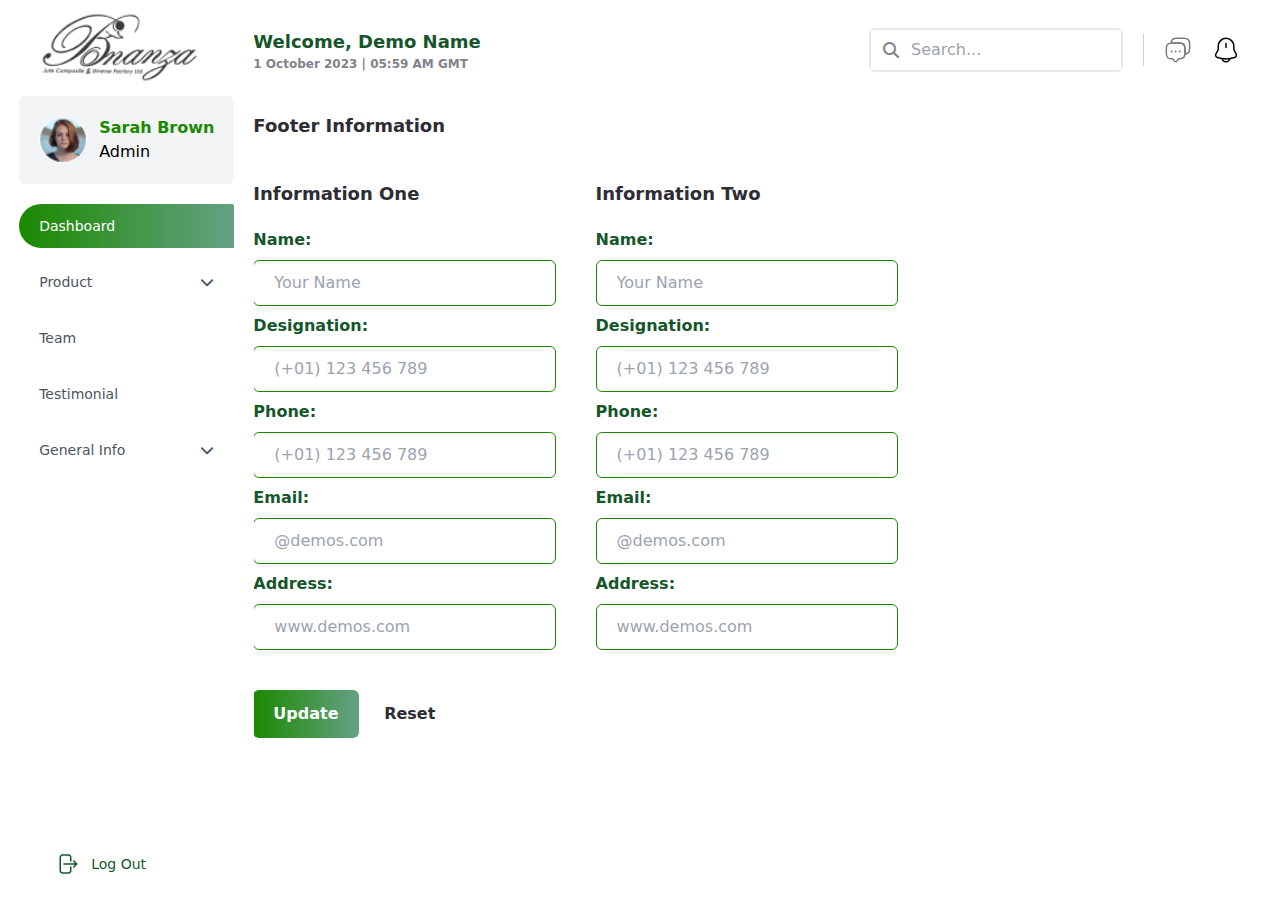
<file: dashboard-footerInformation.html>
<!DOCTYPE html>
<html lang="en">
<head>
    <meta charset="UTF-8">
    <meta http-equiv="X-UA-Compatible" content="IE=edge">
    <meta name="viewport" content="width=device-width, initial-scale=1.0">
    <title>Bonaza Dashboard - Footer Information</title>
    <link rel="stylesheet" href="style.css">
    <link rel="stylesheet" href="output.css">
    <link rel="stylesheet" href="https://cdnjs.cloudflare.com/ajax/libs/font-awesome/6.4.0/css/all.min.css" />
    <link rel="stylesheet" href="https://cdn.jsdelivr.net/npm/swiper@9/swiper-bundle.min.css" />
</head>
<body class="font-sans">
  <section class=" max-w-[1920px] ml-auto mr-auto">

    <!-- Navigation Menu -->
    <div class="relative">
        
      <nav class="bg-white fixed min-[2000px]:absolute top-0 flex flex-row xl:flex-col justify-between xl:h-full custom-container shadow-sm xl:shadow-none w-full xl:w-fit z-10">
          
          <div class="">

              <a href="index.html" class="h-12 w-12"><img class="h-20 xl:h-24 2xl:h-28" src="img/Logo.png" alt=""></a>

              <a class="xl:bg-gray-100 p-5 flex items-center mx-auto rounded-md gap-3 pl-5 absolute xl:static top-1 right-20 md:right-36" href="dashboard-profile.html">
                <img src="img/admin.png" alt="" class="h-8 w-8 xl:h-12 xl:w-12 rounded-[50%]">
                <div class="hidden xl:block">
                  <p class="text-primaryColor font-semibold">Sarah Brown</p>
                  <p>Admin</p>
                </div>
              </a>

              <div class="bg-white xl:bg-transparent hidden xl:grid absolute xl:static top-12 right-0 z-10 rounded-sm py-5 xl:py-0 2xl:py-5 max-h-[800px] xl:max-h-[280px] 2xl:max-h-[700px] overflow-y-auto scroll-h min-w-[195px] scroll-smooth shadow-md xl:shadow-none mt-5" id="toggle-menu">

                  <a class="accordion-button menu-list menu-list-active" href="index.html">
                      <span>Dashboard</span>
                  </a>

                  <button class="accordion-button menu-list mt-3">
                      <span>Product</span>
                      <i class="ml-auto fa-solid fa-chevron-down"></i>
                  </button>

                    <ul class="menu-collapse hidden">
                      <li><a href="dashboard-productList.html">Products</a></li>
                      <li><a href="dashboard-productCategory.html">Categories</a></li>
                    </ul>

                  <a class="accordion-button menu-list mt-3" href="dashboard-team.html">
                      <span>Team</span>
                  </a>

                  <a class="accordion-button menu-list mt-3" href="dashboard-testimonial.html">
                    <span>Testimonial</span>
                  </a>

                  <button class="accordion-button menu-list mt-3">
                    <span>General Info</span>
                    <i class="ml-auto fa-solid fa-chevron-down"></i>
                  </button>

                  <ul class="menu-collapse hidden">
                    <li><a href="dashboard-addCountry.html">Country</a></li>
                    <li><a href="dashboard-homeBanner.html">Homepage Banner</a></li>
                    <li><a href="dashboard-footerInformation.html">Footer Info</a></li>
                  </ul>
                   

                    


              </div>

          </div>

          <!-- Logout Menu Section -->
          <div class="flex items-center px-0 xl:px-4 xl:py-3 xl:mt-10">
              <a class="text-secondaryColor hover:text-red-500 hover:bg-transparent flex gap-3 items-center font-medium text-sm px-5 py-3 rounded-l-full" href="#">
                  <svg width="24" height="24" viewBox="0 0 24 24" fill="none" xmlns="http://www.w3.org/2000/svg">
                      <path d="M15.75 9V5.25C15.75 4.65326 15.5129 4.08097 15.091 3.65901C14.669 3.23705 14.0967 3 13.5 3H7.5C6.90326 3 6.33097 3.23705 5.90901 3.65901C5.48705 4.08097 5.25 4.65326 5.25 5.25V18.75C5.25 19.3467 5.48705 19.919 5.90901 20.341C6.33097 20.7629 6.90326 21 7.5 21H13.5C14.0967 21 14.669 20.7629 15.091 20.341C15.5129 19.919 15.75 19.3467 15.75 18.75V15M18.75 15L21.75 12M21.75 12L18.75 9M21.75 12H9" stroke="#15562B" stroke-width="1.5" stroke-linecap="round" stroke-linejoin="round"/>
                      </svg>
                      
                      
                  <span class="hidden md:block">Log Out</span>
              </a>
              
              <button class="block xl:hidden" id="toggle-button">
                  <svg class="-mr-[1px]" height="24px" width="24px" fill="none" stroke="currentColor" stroke-width="1.5" viewBox="0 0 24 24" xmlns="http://www.w3.org/2000/svg" aria-hidden="true">
                      <path stroke-linecap="round" stroke-linejoin="round" d="M3.75 6.75h16.5M3.75 12h16.5m-16.5 5.25h16.5"></path>
                    </svg>
              </button>    
              </a>

          </div>
              
       

      </nav>
      
  </div>




    <!-- Right Side Section -->
    <div class="ml-auto w-full xl:w-5/6 px-0 xl:px-5 py-2 mt-16 xl:mt-0">


       <!-- Project Overview Header -->

        <section class="flex flex-col xl:flex-row xl:items-center justify-between px-5 py-2 xl:py-5 gap-4">

          
            <div>
              <p class="text-lg font-bold text-secondaryColor"><span>Welcome,</span> <span>Demo Name</span></p>
              <p class="text-xs text-tColor font-semibold">1 October  2023 | 05:59 AM GMT</p>
            </div>

            <!-- Notification & User -->
            <div class="text-xs xl:text-base flex items-center gap-3 xl:gap-5 ml-auto">


                <!-- Search Box -->
                <div class="bg-white relative border-2 rounded-md">
                  <input class="py-2 pr-3 pl-10 focus:outline-none max-w-[250px]" type="text" placeholder="Search...">
                  <i class="fa-solid fa-magnifying-glass absolute top-1/2 left-3 -translate-y-1/2 text-tColor"></i>
                </div>

                <svg width="1" height="32" viewBox="0 0 1 32" fill="none" xmlns="http://www.w3.org/2000/svg">
                  <line x1="0.5" y1="0.5" x2="0.499999" y2="31.5" stroke="#D1D1D1" stroke-linecap="round"/>
                  </svg>
                  
                
                <a class="" href="#">
                  <svg width="28" height="28" viewBox="0 0 28 28" fill="none" xmlns="http://www.w3.org/2000/svg">
                    <path d="M20.9766 12.5883V17.255C20.9766 17.5583 20.9649 17.85 20.9299 18.13C20.6616 21.28 18.8066 22.8433 15.3883 22.8433H14.9216C14.6299 22.8433 14.3499 22.9833 14.1749 23.2167L12.7749 25.0833C12.1566 25.9117 11.1533 25.9117 10.5349 25.0833L9.1349 23.2167C8.98324 23.0183 8.64492 22.8433 8.38825 22.8433H7.9216C4.19993 22.8433 2.33325 21.9217 2.33325 17.255V12.5883C2.33325 9.17001 3.90826 7.31501 7.0466 7.04668C7.3266 7.01168 7.61826 7 7.9216 7H15.3883C19.1099 7 20.9766 8.86668 20.9766 12.5883Z" stroke="#7C7C7C" stroke-width="1.5" stroke-miterlimit="10" stroke-linecap="round" stroke-linejoin="round"/>
                    <path d="M25.6433 7.9216V12.5883C25.6433 16.0183 24.0683 17.8616 20.93 18.1299C20.965 17.8499 20.9766 17.5583 20.9766 17.2549V12.5883C20.9766 8.8666 19.11 6.99992 15.3883 6.99992H7.92163C7.6183 6.99992 7.32663 7.0116 7.04663 7.0466C7.31496 3.90826 9.16996 2.33325 12.5883 2.33325H20.055C23.7766 2.33325 25.6433 4.19993 25.6433 7.9216Z" stroke="#7C7C7C" stroke-width="1.5" stroke-miterlimit="10" stroke-linecap="round" stroke-linejoin="round"/>
                    <path d="M15.7448 15.4583H15.7553" stroke="#7C7C7C" stroke-width="2" stroke-linecap="round" stroke-linejoin="round"/>
                    <path d="M11.6613 15.4583H11.6718" stroke="#7C7C7C" stroke-width="2" stroke-linecap="round" stroke-linejoin="round"/>
                    <path d="M7.57808 15.4583H7.58858" stroke="#7C7C7C" stroke-width="2" stroke-linecap="round" stroke-linejoin="round"/>
                    </svg>
                    
                </a>

                <a class="" href="#">
                  <svg width="28" height="28" viewBox="0 0 28 28" fill="none" xmlns="http://www.w3.org/2000/svg">
                    <path d="M14 7.51343V11.3984" stroke="black" stroke-width="1.5" stroke-miterlimit="10" stroke-linecap="round"/>
                    <path d="M14.0232 2.33325C9.72988 2.33325 6.25321 5.80992 6.25321 10.1033V12.5533C6.25321 13.3466 5.92655 14.5366 5.51821 15.2133L4.03655 17.6866C3.12655 19.2149 3.75655 20.9183 5.43655 21.4783C11.0132 23.3333 17.0449 23.3333 22.6215 21.4783C24.1965 20.9533 24.8732 19.1099 24.0215 17.6866L22.5399 15.2133C22.1315 14.5366 21.8049 13.3349 21.8049 12.5533V10.1033C21.7932 5.83325 18.2932 2.33325 14.0232 2.33325Z" stroke="black" stroke-width="1.5" stroke-miterlimit="10" stroke-linecap="round"/>
                    <path d="M17.885 21.9568C17.885 24.0918 16.135 25.8418 14 25.8418C12.9383 25.8418 11.9583 25.3985 11.2583 24.6985C10.5583 23.9985 10.115 23.0185 10.115 21.9568" stroke="black" stroke-width="1.5" stroke-miterlimit="10"/>
                    </svg>
                    
                </a>

            </div>
            
        </section>



        <p class="text-lg font-bold text-tColor2 px-5 py-5">Footer Information</p>


        <section class="px-5">

          <form class="mt-5">

            <div class="grid xl:grid-cols-3 gap-10">

              <div>
                <p class="text-lg font-semibold text-tColor2 mb-5">Information One</p>

                <div>
                  <p class="mb-2 font-bold text-secondaryColor">Name:</p>
                  <input class="bg-white w-full max-w-[350px] border-[1px] border-primaryColor first-line:appearance-none  rounded-md py-3 px-5 text-gray-800 leading-tight focus:outline-none focus:shadow-outline" id="last-name" type="text" placeholder="Your Name" />
                </div>

                <div>
                  <p class="my-2 font-bold text-secondaryColor">Designation:</p>
                  <input class="bg-white w-full max-w-[350px] border-[1px] border-primaryColor first-line:appearance-none  rounded-md py-3 px-5 text-gray-800 leading-tight focus:outline-none focus:shadow-outline" id="last-name" type="number" placeholder="(+01) 123 456 789" />
                </div>

                <div>
                  <p class="my-2 font-bold text-secondaryColor">Phone:</p>
                  <input class="bg-white w-full max-w-[350px] border-[1px] border-primaryColor first-line:appearance-none  rounded-md py-3 px-5 text-gray-800 leading-tight focus:outline-none focus:shadow-outline" id="last-name" type="number" placeholder="(+01) 123 456 789" />
                </div>

                <div>
                  <p class="my-2 mb-2 font-bold text-secondaryColor">Email:</p>
                  <input class="bg-white w-full max-w-[350px] border-[1px] border-primaryColor first-line:appearance-none  rounded-md py-3 px-5 text-gray-800 leading-tight focus:outline-none focus:shadow-outline" id="last-name" type="email" placeholder="@demos.com" />
                </div>

                <div>
                  <p class="my-2 mb-2 font-bold text-secondaryColor">Address:</p>
                  <input class="bg-white w-full max-w-[350px] border-[1px] border-primaryColor first-line:appearance-none  rounded-md py-3 px-5 text-gray-800 leading-tight focus:outline-none focus:shadow-outline" id="last-name" type="text" placeholder="www.demos.com" />
                </div>

              </div>

              <div>
                <p class="text-lg font-semibold text-tColor2 mb-5">Information Two</p>

                <div>
                  <p class="mb-2 font-bold text-secondaryColor">Name:</p>
                  <input class="bg-white w-full max-w-[350px] border-[1px] border-primaryColor first-line:appearance-none  rounded-md py-3 px-5 text-gray-800 leading-tight focus:outline-none focus:shadow-outline" id="last-name" type="text" placeholder="Your Name" />
                </div>

                <div>
                  <p class="my-2 font-bold text-secondaryColor">Designation:</p>
                  <input class="bg-white w-full max-w-[350px] border-[1px] border-primaryColor first-line:appearance-none  rounded-md py-3 px-5 text-gray-800 leading-tight focus:outline-none focus:shadow-outline" id="last-name" type="number" placeholder="(+01) 123 456 789" />
                </div>

                <div>
                  <p class="my-2 font-bold text-secondaryColor">Phone:</p>
                  <input class="bg-white w-full max-w-[350px] border-[1px] border-primaryColor first-line:appearance-none  rounded-md py-3 px-5 text-gray-800 leading-tight focus:outline-none focus:shadow-outline" id="last-name" type="number" placeholder="(+01) 123 456 789" />
                </div>

                <div>
                  <p class="my-2 mb-2 font-bold text-secondaryColor">Email:</p>
                  <input class="bg-white w-full max-w-[350px] border-[1px] border-primaryColor first-line:appearance-none  rounded-md py-3 px-5 text-gray-800 leading-tight focus:outline-none focus:shadow-outline" id="last-name" type="email" placeholder="@demos.com" />
                </div>

                <div>
                  <p class="my-2 mb-2 font-bold text-secondaryColor">Address:</p>
                  <input class="bg-white w-full max-w-[350px] border-[1px] border-primaryColor first-line:appearance-none  rounded-md py-3 px-5 text-gray-800 leading-tight focus:outline-none focus:shadow-outline" id="last-name" type="text" placeholder="www.demos.com" />
                </div>

              </div>

            </div>

            <div class="mt-5 font-semibold">
              <button class="gradient-color text-white px-5 py-3 rounded-md">Update</button>
              <button class="px-5 py-3 mt-5 rounded-md text-tColor2">Reset</button>
            </div>

          </form>


        </section>
    

    </div>

</section>





<!-- Header Section Script -->
<script> 
  // Menu toggle button 
    const toggleButton = document.getElementById("toggle-button");
    const toggleMenu = document.getElementById("toggle-menu");
    var toggleCounter = 1;
    toggleButton.onclick = function () {
      toggleCounter++;
      if(toggleCounter%2 == 0){
        toggleMenu.classList.remove("hidden");
        toggleMenu.classList.add("grid");
      }
      else{
        toggleMenu.classList.remove("grid");
        toggleMenu.classList.add("hidden");
      }
    }


  </script>


<!-- Accordion Script -->
<script>
  const accordionButtons = document.querySelectorAll('.accordion-button');
  const accordionMenu = document.querySelectorAll('.menu-collapse');

  accordionButtons.forEach(button => {
    button.addEventListener('click', () => {
      const accordionCollapse = button.nextElementSibling;
      button.setAttribute('aria-expanded', button.getAttribute('aria-expanded') === 'false' ? 'true' : 'false');
      accordionCollapse.classList.toggle('hidden');
    });
  });

  // Set all accordion items to collapsed state by default
  document.querySelectorAll('.menu-collapse').forEach(collapse => {
    collapse.classList.add('hidden');
  });


</script>


<!-- Table Script -->
<script>
  const tableButtons = document.querySelectorAll('.table-button');
  const tableMenu = document.querySelectorAll('.table-collapse');
  const tableClose = document.querySelectorAll('.table-close');

  tableButtons.forEach(button => {
    button.addEventListener('click', () => {
      const tableCollapse = button.nextElementSibling;
      button.setAttribute('aria-expanded', button.getAttribute('aria-expanded') === 'false' ? 'true' : 'false');
      tableCollapse.classList.toggle('hidden');
    });
  });

  tableClose.forEach(button => {
    button.addEventListener('click', () => {
      const tableCollapse = button.parentElement.parentElement.parentElement;
      button.setAttribute('aria-expanded', button.getAttribute('aria-expanded') === 'false' ? 'true' : 'false');
      tableCollapse.classList.toggle('hidden');
    });
  });

</script>

<script>
  const tables = document.querySelectorAll('.table-collapse');
  window.onclick = function (event) {
  for (let table of tables){
  if (event.target == table) {
    table.classList.toggle('hidden');
  }
}
};
</script>



</body>
</html>
</file>
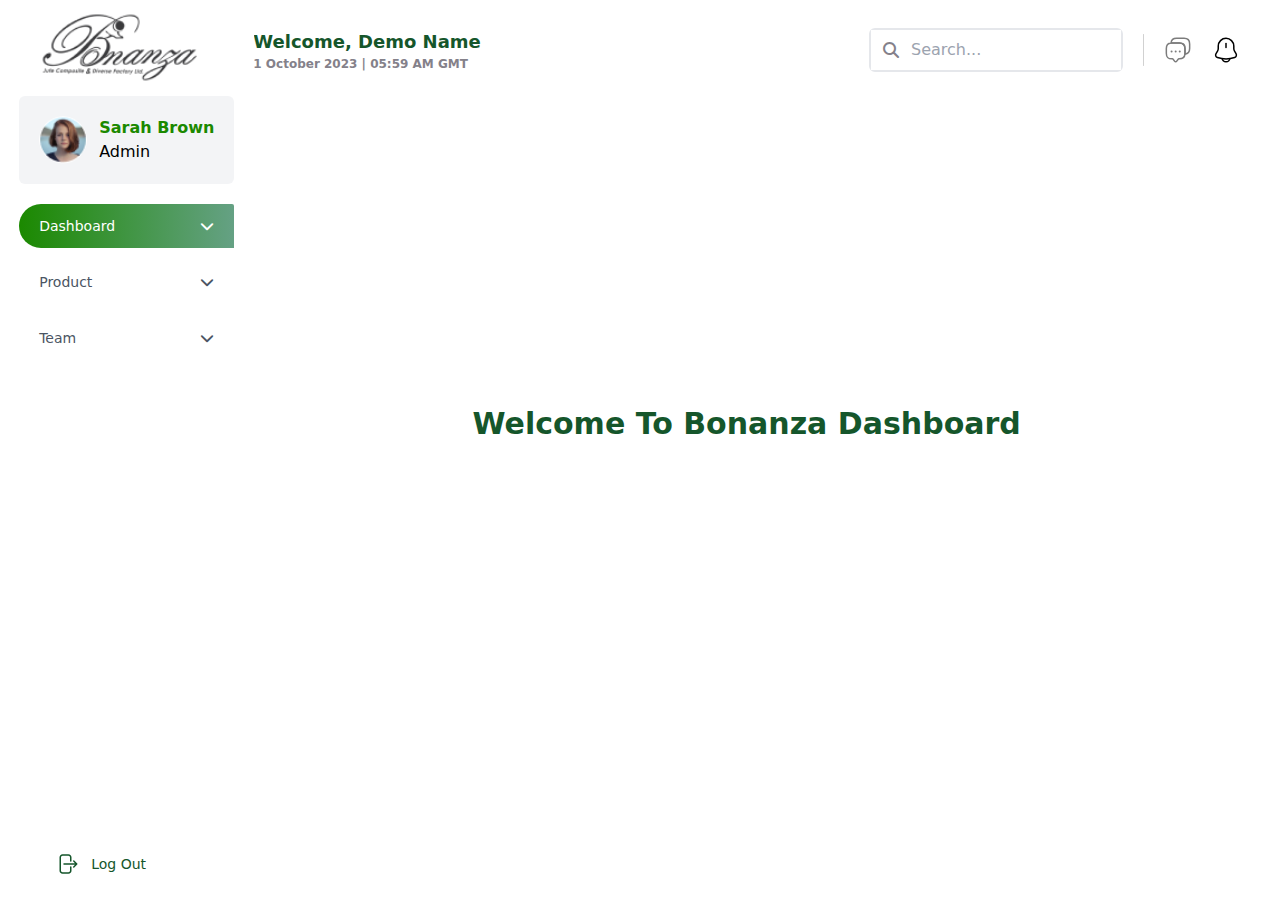
<file: dashboard-home.html>
<!DOCTYPE html>
<html lang="en">
<head>
    <meta charset="UTF-8">
    <meta http-equiv="X-UA-Compatible" content="IE=edge">
    <meta name="viewport" content="width=device-width, initial-scale=1.0">
    <title>Bonaza Dashboard - Home</title>
    <link rel="stylesheet" href="style.css">
    <link rel="stylesheet" href="output.css">
    <link rel="stylesheet" href="https://cdnjs.cloudflare.com/ajax/libs/font-awesome/6.4.0/css/all.min.css" />
    <link rel="stylesheet" href="https://cdn.jsdelivr.net/npm/swiper@9/swiper-bundle.min.css" />
</head>
<body class="font-sans">
  <section class=" max-w-[1920px] ml-auto mr-auto">

    <!-- Navigation Menu -->
    <div class="relative">
        
        <nav class="bg-white fixed min-[2000px]:absolute top-0 flex flex-row xl:flex-col justify-between xl:h-full custom-container shadow-sm xl:shadow-none w-full xl:w-fit z-10">
            
            <div class="">

                <a href="/" class="h-12 w-12"><img class="h-20 xl:h-24 2xl:h-28" src="img/Logo.png" alt=""></a>

                <div class="xl:bg-gray-100 p-5 flex items-center mx-auto rounded-md gap-3 pl-5 absolute xl:static top-1 right-20">
                  <img src="img/admin.png" alt="" class="h-8 w-8 xl:h-12 xl:w-12 rounded-[50%]">
                  <div class="hidden xl:block">
                    <p class="text-primaryColor font-semibold">Sarah Brown</p>
                    <p>Admin</p>
                  </div>
                </div>

                <div class="bg-white xl:bg-transparent hidden xl:grid absolute xl:static top-12 right-0 z-10 rounded-sm py-5 xl:py-0 2xl:py-5 max-h-[800px] xl:max-h-[280px] 2xl:max-h-[700px] overflow-y-auto scroll-h min-w-[195px] scroll-smooth shadow-md xl:shadow-none mt-5" id="toggle-menu">

                    <button class="accordion-button menu-list menu-list-active">
                        <span>Dashboard</span>
                        <i class="ml-auto fa-solid fa-chevron-down"></i>
                    </button>

                      <ul class="menu-collapse hidden">
                        <li><a href="#">Homepage Banner</a></li>
                        <li><a href="#">Testimonial</a></li>
                      </ul>

                    <button class="accordion-button menu-list mt-3">
                        <span>Product</span>
                        <i class="ml-auto fa-solid fa-chevron-down"></i>
                    </button>

                      <ul class="menu-collapse hidden">
                        <li><a href="#">Homepage Banner</a></li>
                        <li><a href="#">Testimonial</a></li>
                      </ul>

                    <button class="accordion-button menu-list mt-3">
                        <span>Team</span>
                        <i class="ml-auto fa-solid fa-chevron-down"></i>
                    </button>

                      <ul class="menu-collapse hidden">
                        <li><a href="#">Homepage Banner</a></li>
                        <li><a href="#">Testimonial</a></li>
                      </ul>

                      


                </div>

            </div>

            <!-- Logout Menu Section -->
            <div class="flex items-center px-0 xl:px-4 xl:py-3 xl:mt-10">
                <a class="text-secondaryColor hover:text-red-500 hover:bg-transparent flex gap-3 items-center font-medium text-sm px-5 py-3 rounded-l-full" href="#">
                    <svg width="24" height="24" viewBox="0 0 24 24" fill="none" xmlns="http://www.w3.org/2000/svg">
                        <path d="M15.75 9V5.25C15.75 4.65326 15.5129 4.08097 15.091 3.65901C14.669 3.23705 14.0967 3 13.5 3H7.5C6.90326 3 6.33097 3.23705 5.90901 3.65901C5.48705 4.08097 5.25 4.65326 5.25 5.25V18.75C5.25 19.3467 5.48705 19.919 5.90901 20.341C6.33097 20.7629 6.90326 21 7.5 21H13.5C14.0967 21 14.669 20.7629 15.091 20.341C15.5129 19.919 15.75 19.3467 15.75 18.75V15M18.75 15L21.75 12M21.75 12L18.75 9M21.75 12H9" stroke="#15562B" stroke-width="1.5" stroke-linecap="round" stroke-linejoin="round"/>
                        </svg>
                        
                        
                    <span class="hidden md:block">Log Out</span>
                </a>
                
                <button class="block xl:hidden" id="toggle-button">
                    <svg class="-mr-[1px]" height="24px" width="24px" fill="none" stroke="currentColor" stroke-width="1.5" viewBox="0 0 24 24" xmlns="http://www.w3.org/2000/svg" aria-hidden="true">
                        <path stroke-linecap="round" stroke-linejoin="round" d="M3.75 6.75h16.5M3.75 12h16.5m-16.5 5.25h16.5"></path>
                      </svg>
                </button>    
                </a>

            </div>
                
         

        </nav>
        
    </div>




    <!-- Right Side Section -->
    <div class="ml-auto w-full xl:w-5/6 px-0 xl:px-5 py-2 mt-16 xl:mt-0 h-screen">


       <!-- Project Overview Header -->

        <section class="flex flex-col xl:flex-row xl:items-center justify-between px-5 py-2 xl:py-5 gap-4">

          
            <div>
              <p class="text-lg font-bold text-secondaryColor"><span>Welcome,</span> <span>Demo Name</span></p>
              <p class="text-xs text-tColor font-semibold">1 October  2023 | 05:59 AM GMT</p>
            </div>

            <!-- Notification & User -->
            <div class="text-xs xl:text-base flex items-center gap-3 xl:gap-5 ml-auto">


                <!-- Search Box -->
                <div class="bg-white relative border-2 rounded-md">
                  <input class="py-2 pr-3 pl-10 focus:outline-none max-w-[250px]" type="text" placeholder="Search...">
                  <i class="fa-solid fa-magnifying-glass absolute top-1/2 left-3 -translate-y-1/2 text-tColor"></i>
                </div>

                <svg width="1" height="32" viewBox="0 0 1 32" fill="none" xmlns="http://www.w3.org/2000/svg">
                  <line x1="0.5" y1="0.5" x2="0.499999" y2="31.5" stroke="#D1D1D1" stroke-linecap="round"/>
                  </svg>
                  
                
                <a class="" href="#">
                  <svg width="28" height="28" viewBox="0 0 28 28" fill="none" xmlns="http://www.w3.org/2000/svg">
                    <path d="M20.9766 12.5883V17.255C20.9766 17.5583 20.9649 17.85 20.9299 18.13C20.6616 21.28 18.8066 22.8433 15.3883 22.8433H14.9216C14.6299 22.8433 14.3499 22.9833 14.1749 23.2167L12.7749 25.0833C12.1566 25.9117 11.1533 25.9117 10.5349 25.0833L9.1349 23.2167C8.98324 23.0183 8.64492 22.8433 8.38825 22.8433H7.9216C4.19993 22.8433 2.33325 21.9217 2.33325 17.255V12.5883C2.33325 9.17001 3.90826 7.31501 7.0466 7.04668C7.3266 7.01168 7.61826 7 7.9216 7H15.3883C19.1099 7 20.9766 8.86668 20.9766 12.5883Z" stroke="#7C7C7C" stroke-width="1.5" stroke-miterlimit="10" stroke-linecap="round" stroke-linejoin="round"/>
                    <path d="M25.6433 7.9216V12.5883C25.6433 16.0183 24.0683 17.8616 20.93 18.1299C20.965 17.8499 20.9766 17.5583 20.9766 17.2549V12.5883C20.9766 8.8666 19.11 6.99992 15.3883 6.99992H7.92163C7.6183 6.99992 7.32663 7.0116 7.04663 7.0466C7.31496 3.90826 9.16996 2.33325 12.5883 2.33325H20.055C23.7766 2.33325 25.6433 4.19993 25.6433 7.9216Z" stroke="#7C7C7C" stroke-width="1.5" stroke-miterlimit="10" stroke-linecap="round" stroke-linejoin="round"/>
                    <path d="M15.7448 15.4583H15.7553" stroke="#7C7C7C" stroke-width="2" stroke-linecap="round" stroke-linejoin="round"/>
                    <path d="M11.6613 15.4583H11.6718" stroke="#7C7C7C" stroke-width="2" stroke-linecap="round" stroke-linejoin="round"/>
                    <path d="M7.57808 15.4583H7.58858" stroke="#7C7C7C" stroke-width="2" stroke-linecap="round" stroke-linejoin="round"/>
                    </svg>
                    
                </a>

                <a class="" href="#">
                  <svg width="28" height="28" viewBox="0 0 28 28" fill="none" xmlns="http://www.w3.org/2000/svg">
                    <path d="M14 7.51343V11.3984" stroke="black" stroke-width="1.5" stroke-miterlimit="10" stroke-linecap="round"/>
                    <path d="M14.0232 2.33325C9.72988 2.33325 6.25321 5.80992 6.25321 10.1033V12.5533C6.25321 13.3466 5.92655 14.5366 5.51821 15.2133L4.03655 17.6866C3.12655 19.2149 3.75655 20.9183 5.43655 21.4783C11.0132 23.3333 17.0449 23.3333 22.6215 21.4783C24.1965 20.9533 24.8732 19.1099 24.0215 17.6866L22.5399 15.2133C22.1315 14.5366 21.8049 13.3349 21.8049 12.5533V10.1033C21.7932 5.83325 18.2932 2.33325 14.0232 2.33325Z" stroke="black" stroke-width="1.5" stroke-miterlimit="10" stroke-linecap="round"/>
                    <path d="M17.885 21.9568C17.885 24.0918 16.135 25.8418 14 25.8418C12.9383 25.8418 11.9583 25.3985 11.2583 24.6985C10.5583 23.9985 10.115 23.0185 10.115 21.9568" stroke="black" stroke-width="1.5" stroke-miterlimit="10"/>
                    </svg>
                    
                </a>

            </div>
            
        </section>




        <section class="px-5 py-5 flex justify-center items-center h-3/4">

          <p class="text-secondaryColor text-3xl font-bold text-center">Welcome To Bonanza Dashboard</p>


        </section>
    

    </div>

</section>





<!-- Header Section Script -->
<script> 
  // Menu toggle button 
    const toggleButton = document.getElementById("toggle-button");
    const toggleMenu = document.getElementById("toggle-menu");
    var toggleCounter = 1;
    toggleButton.onclick = function () {
      toggleCounter++;
      if(toggleCounter%2 == 0){
        toggleMenu.classList.remove("hidden");
        toggleMenu.classList.add("grid");
      }
      else{
        toggleMenu.classList.remove("grid");
        toggleMenu.classList.add("hidden");
      }
    }


  </script>


<!-- Accordion Script -->
<script>
  const accordionButtons = document.querySelectorAll('.accordion-button');
  const accordionMenu = document.querySelectorAll('.menu-collapse');

  accordionButtons.forEach(button => {
    button.addEventListener('click', () => {
      const accordionCollapse = button.nextElementSibling;
      button.setAttribute('aria-expanded', button.getAttribute('aria-expanded') === 'false' ? 'true' : 'false');
      accordionCollapse.classList.toggle('hidden');
    });
  });

  // Set all accordion items to collapsed state by default
  document.querySelectorAll('.menu-collapse').forEach(collapse => {
    collapse.classList.add('hidden');
  });


</script>


<!-- Table Script -->
<script>
  const tableButtons = document.querySelectorAll('.table-button');
  const tableMenu = document.querySelectorAll('.table-collapse');
  const tableClose = document.querySelectorAll('.table-close');

  tableButtons.forEach(button => {
    button.addEventListener('click', () => {
      const tableCollapse = button.nextElementSibling;
      button.setAttribute('aria-expanded', button.getAttribute('aria-expanded') === 'false' ? 'true' : 'false');
      tableCollapse.classList.toggle('hidden');
    });
  });

  tableClose.forEach(button => {
    button.addEventListener('click', () => {
      const tableCollapse = button.parentElement.parentElement.parentElement;
      button.setAttribute('aria-expanded', button.getAttribute('aria-expanded') === 'false' ? 'true' : 'false');
      tableCollapse.classList.toggle('hidden');
    });
  });

</script>

<script>
  const tables = document.querySelectorAll('.table-collapse');
  window.onclick = function (event) {
  for (let table of tables){
  if (event.target == table) {
    table.classList.toggle('hidden');
  }
}
};
</script>



</body>
</html>
</file>
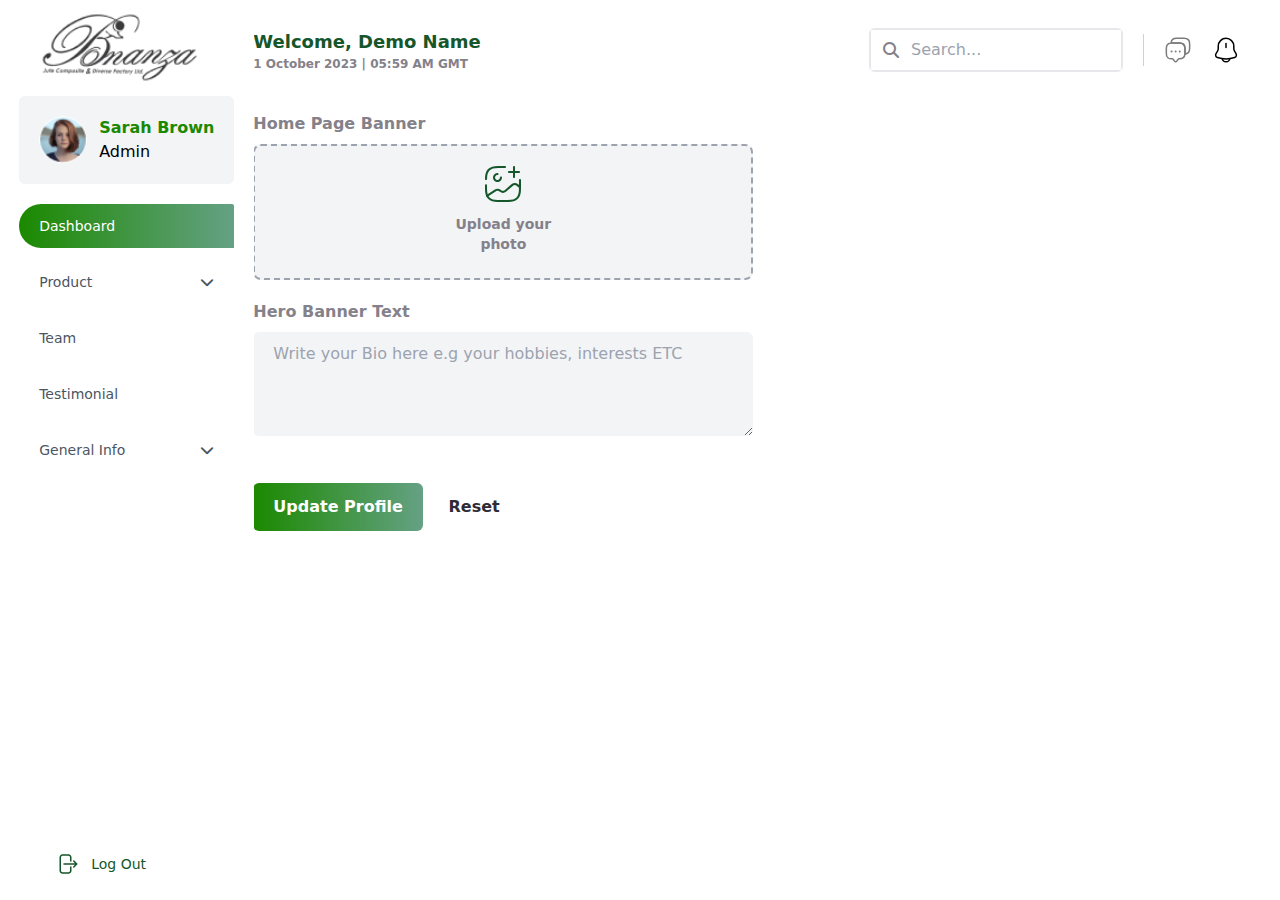
<file: dashboard-homeBanner.html>
<!DOCTYPE html>
<html lang="en">
<head>
    <meta charset="UTF-8">
    <meta http-equiv="X-UA-Compatible" content="IE=edge">
    <meta name="viewport" content="width=device-width, initial-scale=1.0">
    <title>Bonaza Dashboard - Home Banner</title>
    <link rel="stylesheet" href="style.css">
    <link rel="stylesheet" href="output.css">
    <link rel="stylesheet" href="https://cdnjs.cloudflare.com/ajax/libs/font-awesome/6.4.0/css/all.min.css" />
    <link rel="stylesheet" href="https://cdn.jsdelivr.net/npm/swiper@9/swiper-bundle.min.css" />
</head>
<body class="font-sans">
  <section class=" max-w-[1920px] ml-auto mr-auto">

    <!-- Navigation Menu -->
    <div class="relative">
        
      <nav class="bg-white fixed min-[2000px]:absolute top-0 flex flex-row xl:flex-col justify-between xl:h-full custom-container shadow-sm xl:shadow-none w-full xl:w-fit z-10">
          
          <div class="">

              <a href="index.html" class="h-12 w-12"><img class="h-20 xl:h-24 2xl:h-28" src="img/Logo.png" alt=""></a>

              <a class="xl:bg-gray-100 p-5 flex items-center mx-auto rounded-md gap-3 pl-5 absolute xl:static top-1 right-20 md:right-36" href="dashboard-profile.html">
                <img src="img/admin.png" alt="" class="h-8 w-8 xl:h-12 xl:w-12 rounded-[50%]">
                <div class="hidden xl:block">
                  <p class="text-primaryColor font-semibold">Sarah Brown</p>
                  <p>Admin</p>
                </div>
              </a>

              <div class="bg-white xl:bg-transparent hidden xl:grid absolute xl:static top-12 right-0 z-10 rounded-sm py-5 xl:py-0 2xl:py-5 max-h-[800px] xl:max-h-[280px] 2xl:max-h-[700px] overflow-y-auto scroll-h min-w-[195px] scroll-smooth shadow-md xl:shadow-none mt-5" id="toggle-menu">

                  <a class="accordion-button menu-list menu-list-active" href="index.html">
                      <span>Dashboard</span>
                  </a>

                  <button class="accordion-button menu-list mt-3">
                      <span>Product</span>
                      <i class="ml-auto fa-solid fa-chevron-down"></i>
                  </button>

                    <ul class="menu-collapse hidden">
                      <li><a href="dashboard-productList.html">Products</a></li>
                      <li><a href="dashboard-productCategory.html">Categories</a></li>
                    </ul>

                  <a class="accordion-button menu-list mt-3" href="dashboard-team.html">
                      <span>Team</span>
                  </a>

                  <a class="accordion-button menu-list mt-3" href="dashboard-testimonial.html">
                    <span>Testimonial</span>
                  </a>

                  <button class="accordion-button menu-list mt-3">
                    <span>General Info</span>
                    <i class="ml-auto fa-solid fa-chevron-down"></i>
                  </button>

                  <ul class="menu-collapse hidden">
                    <li><a href="dashboard-addCountry.html">Country</a></li>
                    <li><a href="dashboard-homeBanner.html">Homepage Banner</a></li>
                    <li><a href="dashboard-footerInformation.html">Footer Info</a></li>
                  </ul>
                   

                    


              </div>

          </div>

          <!-- Logout Menu Section -->
          <div class="flex items-center px-0 xl:px-4 xl:py-3 xl:mt-10">
              <a class="text-secondaryColor hover:text-red-500 hover:bg-transparent flex gap-3 items-center font-medium text-sm px-5 py-3 rounded-l-full" href="#">
                  <svg width="24" height="24" viewBox="0 0 24 24" fill="none" xmlns="http://www.w3.org/2000/svg">
                      <path d="M15.75 9V5.25C15.75 4.65326 15.5129 4.08097 15.091 3.65901C14.669 3.23705 14.0967 3 13.5 3H7.5C6.90326 3 6.33097 3.23705 5.90901 3.65901C5.48705 4.08097 5.25 4.65326 5.25 5.25V18.75C5.25 19.3467 5.48705 19.919 5.90901 20.341C6.33097 20.7629 6.90326 21 7.5 21H13.5C14.0967 21 14.669 20.7629 15.091 20.341C15.5129 19.919 15.75 19.3467 15.75 18.75V15M18.75 15L21.75 12M21.75 12L18.75 9M21.75 12H9" stroke="#15562B" stroke-width="1.5" stroke-linecap="round" stroke-linejoin="round"/>
                      </svg>
                      
                      
                  <span class="hidden md:block">Log Out</span>
              </a>
              
              <button class="block xl:hidden" id="toggle-button">
                  <svg class="-mr-[1px]" height="24px" width="24px" fill="none" stroke="currentColor" stroke-width="1.5" viewBox="0 0 24 24" xmlns="http://www.w3.org/2000/svg" aria-hidden="true">
                      <path stroke-linecap="round" stroke-linejoin="round" d="M3.75 6.75h16.5M3.75 12h16.5m-16.5 5.25h16.5"></path>
                    </svg>
              </button>    
              </a>

          </div>
              
       

      </nav>
      
  </div>




    <!-- Right Side Section -->
    <div class="ml-auto w-full xl:w-5/6 px-0 xl:px-5 py-2 mt-16 xl:mt-0">


       <!-- Project Overview Header -->

        <section class="flex flex-col xl:flex-row xl:items-center justify-between px-5 py-2 xl:py-5 gap-4">

          
            <div>
              <p class="text-lg font-bold text-secondaryColor"><span>Welcome,</span> <span>Demo Name</span></p>
              <p class="text-xs text-tColor font-semibold">1 October  2023 | 05:59 AM GMT</p>
            </div>

            <!-- Notification & User -->
            <div class="text-xs xl:text-base flex items-center gap-3 xl:gap-5 ml-auto">


                <!-- Search Box -->
                <div class="bg-white relative border-2 rounded-md">
                  <input class="py-2 pr-3 pl-10 focus:outline-none max-w-[250px]" type="text" placeholder="Search...">
                  <i class="fa-solid fa-magnifying-glass absolute top-1/2 left-3 -translate-y-1/2 text-tColor"></i>
                </div>

                <svg width="1" height="32" viewBox="0 0 1 32" fill="none" xmlns="http://www.w3.org/2000/svg">
                  <line x1="0.5" y1="0.5" x2="0.499999" y2="31.5" stroke="#D1D1D1" stroke-linecap="round"/>
                  </svg>
                  
                
                <a class="" href="#">
                  <svg width="28" height="28" viewBox="0 0 28 28" fill="none" xmlns="http://www.w3.org/2000/svg">
                    <path d="M20.9766 12.5883V17.255C20.9766 17.5583 20.9649 17.85 20.9299 18.13C20.6616 21.28 18.8066 22.8433 15.3883 22.8433H14.9216C14.6299 22.8433 14.3499 22.9833 14.1749 23.2167L12.7749 25.0833C12.1566 25.9117 11.1533 25.9117 10.5349 25.0833L9.1349 23.2167C8.98324 23.0183 8.64492 22.8433 8.38825 22.8433H7.9216C4.19993 22.8433 2.33325 21.9217 2.33325 17.255V12.5883C2.33325 9.17001 3.90826 7.31501 7.0466 7.04668C7.3266 7.01168 7.61826 7 7.9216 7H15.3883C19.1099 7 20.9766 8.86668 20.9766 12.5883Z" stroke="#7C7C7C" stroke-width="1.5" stroke-miterlimit="10" stroke-linecap="round" stroke-linejoin="round"/>
                    <path d="M25.6433 7.9216V12.5883C25.6433 16.0183 24.0683 17.8616 20.93 18.1299C20.965 17.8499 20.9766 17.5583 20.9766 17.2549V12.5883C20.9766 8.8666 19.11 6.99992 15.3883 6.99992H7.92163C7.6183 6.99992 7.32663 7.0116 7.04663 7.0466C7.31496 3.90826 9.16996 2.33325 12.5883 2.33325H20.055C23.7766 2.33325 25.6433 4.19993 25.6433 7.9216Z" stroke="#7C7C7C" stroke-width="1.5" stroke-miterlimit="10" stroke-linecap="round" stroke-linejoin="round"/>
                    <path d="M15.7448 15.4583H15.7553" stroke="#7C7C7C" stroke-width="2" stroke-linecap="round" stroke-linejoin="round"/>
                    <path d="M11.6613 15.4583H11.6718" stroke="#7C7C7C" stroke-width="2" stroke-linecap="round" stroke-linejoin="round"/>
                    <path d="M7.57808 15.4583H7.58858" stroke="#7C7C7C" stroke-width="2" stroke-linecap="round" stroke-linejoin="round"/>
                    </svg>
                    
                </a>

                <a class="" href="#">
                  <svg width="28" height="28" viewBox="0 0 28 28" fill="none" xmlns="http://www.w3.org/2000/svg">
                    <path d="M14 7.51343V11.3984" stroke="black" stroke-width="1.5" stroke-miterlimit="10" stroke-linecap="round"/>
                    <path d="M14.0232 2.33325C9.72988 2.33325 6.25321 5.80992 6.25321 10.1033V12.5533C6.25321 13.3466 5.92655 14.5366 5.51821 15.2133L4.03655 17.6866C3.12655 19.2149 3.75655 20.9183 5.43655 21.4783C11.0132 23.3333 17.0449 23.3333 22.6215 21.4783C24.1965 20.9533 24.8732 19.1099 24.0215 17.6866L22.5399 15.2133C22.1315 14.5366 21.8049 13.3349 21.8049 12.5533V10.1033C21.7932 5.83325 18.2932 2.33325 14.0232 2.33325Z" stroke="black" stroke-width="1.5" stroke-miterlimit="10" stroke-linecap="round"/>
                    <path d="M17.885 21.9568C17.885 24.0918 16.135 25.8418 14 25.8418C12.9383 25.8418 11.9583 25.3985 11.2583 24.6985C10.5583 23.9985 10.115 23.0185 10.115 21.9568" stroke="black" stroke-width="1.5" stroke-miterlimit="10"/>
                    </svg>
                    
                </a>

            </div>
            
        </section>




        <form class="px-5 py-5">


          <p class="text-tColor font-semibold">Home Page Banner</p>
          <div class="flex items-center mt-2">
            <label for="dropzone-file" class="max-w-[500px] w-full bg-gray-100 flex flex-col items-center justify-center border-2 border-gray-400 border-dashed rounded-lg cursor-pointer dark:hover:bg-bray-800 dark:bg-gray-700 hover:bg-gray-100 dark:border-gray-600 dark:hover:border-gray-500 dark:hover:bg-gray-600">
                <div class="flex flex-col items-center justify-center p-5">
                    <svg width="36" height="36" viewBox="0 0 36 36" fill="none" xmlns="http://www.w3.org/2000/svg">
                      <path fill-rule="evenodd" clip-rule="evenodd" d="M9.99994 7.75839C10.74 7.26392 11.61 7 12.5 7C13.0714 7 13.5346 7.46322 13.5346 8.03464C13.5346 8.60606 13.0714 9.06928 12.5 9.06928C12.0193 9.06928 11.5493 9.21184 11.1496 9.47893C10.7498 9.74602 10.4383 10.1256 10.2543 10.5698C10.0703 11.014 10.0222 11.5027 10.116 11.9742C10.2098 12.4457 10.4413 12.8788 10.7812 13.2188C11.1212 13.5587 11.5543 13.7902 12.0258 13.884C12.4973 13.9778 12.986 13.9297 13.4302 13.7457C13.8744 13.5617 14.254 13.2502 14.5211 12.8504C14.7882 12.4507 14.9307 11.9807 14.9307 11.5C14.9307 10.9286 15.3939 10.4654 15.9654 10.4654C16.5368 10.4654 17 10.9286 17 11.5C17 12.39 16.7361 13.26 16.2416 14.0001C15.7471 14.7401 15.0443 15.3169 14.2221 15.6575C13.3998 15.998 12.495 16.0872 11.6221 15.9135C10.7492 15.7399 9.94736 15.3113 9.31802 14.682C8.68868 14.0526 8.2601 13.2508 8.08647 12.3779C7.91283 11.505 8.00195 10.6002 8.34254 9.77792C8.68314 8.95566 9.25991 8.25285 9.99994 7.75839Z" fill="#15562B"/>
                      <path fill-rule="evenodd" clip-rule="evenodd" d="M34.9802 13C35.5434 13 36 13.4661 36 14.041V22.7574C36 27.2164 35.1375 30.6085 32.9439 32.8604C30.7489 35.1136 27.4407 36 23.094 36H12.906C8.56063 36 5.25258 35.114 3.05723 32.861C0.863226 30.6094 0 27.2173 0 22.7574V19.2528C0 18.6779 0.456559 18.2118 1.01975 18.2118C1.58295 18.2118 2.03951 18.6779 2.03951 19.2528V22.7574C2.03951 27.014 2.87587 29.7227 4.50321 31.3928C6.12922 33.0615 8.76429 33.9181 12.906 33.9181H23.094C27.2371 33.9181 29.8721 33.0611 31.4977 31.3923C33.1248 29.7221 33.9605 27.0134 33.9605 22.7574V14.041C33.9605 13.4661 34.4171 13 34.9802 13Z" fill="#15562B"/>
                      <path fill-rule="evenodd" clip-rule="evenodd" d="M3.09967 3.07527C5.32422 0.868234 8.6763 0 13.0827 0H19.9716C20.5396 0 21 0.456808 21 1.02031C21 1.58381 20.5396 2.04062 19.9716 2.04062H13.0827C8.87924 2.04062 6.20419 2.88106 4.55405 4.51821C2.90392 6.15535 2.05681 8.80935 2.05681 12.9797C2.05681 13.5432 1.59638 14 1.0284 14C0.460432 14 0 13.5432 0 12.9797C0 8.60801 0.875122 5.28231 3.09967 3.07527Z" fill="#15562B"/>
                      <path fill-rule="evenodd" clip-rule="evenodd" d="M23 6C23 5.44772 23.4792 5 24.0704 5H33.9296C34.5208 5 35 5.44772 35 6C35 6.55228 34.5208 7 33.9296 7H24.0704C23.4792 7 23 6.55228 23 6Z" fill="#15562B"/>
                      <path fill-rule="evenodd" clip-rule="evenodd" d="M29 0C29.5523 0 30 0.479239 30 1.07041V10.9296C30 11.5208 29.5523 12 29 12C28.4477 12 28 11.5208 28 10.9296V1.07041C28 0.479239 28.4477 0 29 0Z" fill="#15562B"/>
                      <path fill-rule="evenodd" clip-rule="evenodd" d="M28.0496 19.675L20.9723 25.8014L20.9535 25.8173C20.0931 26.5267 19.0135 26.9145 17.8993 26.9145C16.7851 26.9145 15.7055 26.5267 14.8451 25.8173C14.8358 25.8096 14.8267 25.8018 14.8177 25.7939L14.2713 25.3101C13.8139 24.941 13.2519 24.7253 12.6651 24.694C12.0746 24.6624 11.4894 24.8191 10.9934 25.1414L2.59721 30.8241C2.12855 31.1413 1.49204 31.0177 1.17551 30.5481C0.858988 30.0784 0.982315 29.4405 1.45097 29.1233L9.86814 23.4264C10.7295 22.8634 11.7473 22.5897 12.7741 22.6445C13.801 22.6994 14.7839 23.0802 15.5806 23.7318C15.5909 23.7402 15.6011 23.7489 15.6111 23.7578L16.1591 24.2429C16.6508 24.6434 17.2653 24.8622 17.8993 24.8622C18.5351 24.8622 19.1512 24.6422 19.6436 24.2396L26.7209 18.1131L26.7397 18.0972C27.6002 17.3878 28.6797 17 29.7939 17C30.9081 17 31.9877 17.3878 32.8481 18.0972L32.867 18.1132L35.6454 20.5185C36.0734 20.889 36.1206 21.537 35.7509 21.9659C35.3812 22.3947 34.7345 22.4421 34.3066 22.0716L31.5382 19.6749C31.0458 19.2723 30.4297 19.0523 29.7939 19.0523C29.1582 19.0523 28.5421 19.2723 28.0496 19.675Z" fill="#15562B"/>
                      </svg>                         
                    <p class="mb-1 text-sm font-semibold text-tColor text-center mt-3">Upload your <br>photo</p>
                </div>
                <input id="dropzone-file" type="file" class="hidden" />
            </label>
          </div>

          <p class="mt-5 mb-2 text-tColor font-semibold">Hero Banner Text</p>
          <textarea id="w3review" name="w3review" rows="4" cols="50" placeholder="Write your Bio here e.g your hobbies, interests ETC" class="bg-gray-100 w-full max-w-[500px] first-line:appearance-none  rounded-md py-3 px-5 text-gray-800 leading-tight focus:outline-none focus:shadow-outline"></textarea>

          <div class="mt-5 font-semibold">
            <button class="gradient-color text-white px-5 py-3 rounded-md">Update Profile</button>
            <button class="px-5 py-3 mt-5 rounded-md text-tColor2">Reset</button>
          </div>


        </form>
    

    </div>

</section>





<!-- Header Section Script -->
<script> 
  // Menu toggle button 
    const toggleButton = document.getElementById("toggle-button");
    const toggleMenu = document.getElementById("toggle-menu");
    var toggleCounter = 1;
    toggleButton.onclick = function () {
      toggleCounter++;
      if(toggleCounter%2 == 0){
        toggleMenu.classList.remove("hidden");
        toggleMenu.classList.add("grid");
      }
      else{
        toggleMenu.classList.remove("grid");
        toggleMenu.classList.add("hidden");
      }
    }


  </script>


<!-- Accordion Script -->
<script>
  const accordionButtons = document.querySelectorAll('.accordion-button');
  const accordionMenu = document.querySelectorAll('.menu-collapse');

  accordionButtons.forEach(button => {
    button.addEventListener('click', () => {
      const accordionCollapse = button.nextElementSibling;
      button.setAttribute('aria-expanded', button.getAttribute('aria-expanded') === 'false' ? 'true' : 'false');
      accordionCollapse.classList.toggle('hidden');
    });
  });

  // Set all accordion items to collapsed state by default
  document.querySelectorAll('.menu-collapse').forEach(collapse => {
    collapse.classList.add('hidden');
  });


</script>


<!-- Table Script -->
<script>
  const tableButtons = document.querySelectorAll('.table-button');
  const tableMenu = document.querySelectorAll('.table-collapse');
  const tableClose = document.querySelectorAll('.table-close');

  tableButtons.forEach(button => {
    button.addEventListener('click', () => {
      const tableCollapse = button.nextElementSibling;
      button.setAttribute('aria-expanded', button.getAttribute('aria-expanded') === 'false' ? 'true' : 'false');
      tableCollapse.classList.toggle('hidden');
    });
  });

  tableClose.forEach(button => {
    button.addEventListener('click', () => {
      const tableCollapse = button.parentElement.parentElement.parentElement;
      button.setAttribute('aria-expanded', button.getAttribute('aria-expanded') === 'false' ? 'true' : 'false');
      tableCollapse.classList.toggle('hidden');
    });
  });

</script>

<script>
  const tables = document.querySelectorAll('.table-collapse');
  window.onclick = function (event) {
  for (let table of tables){
  if (event.target == table) {
    table.classList.toggle('hidden');
  }
}
};
</script>



</body>
</html>
</file>
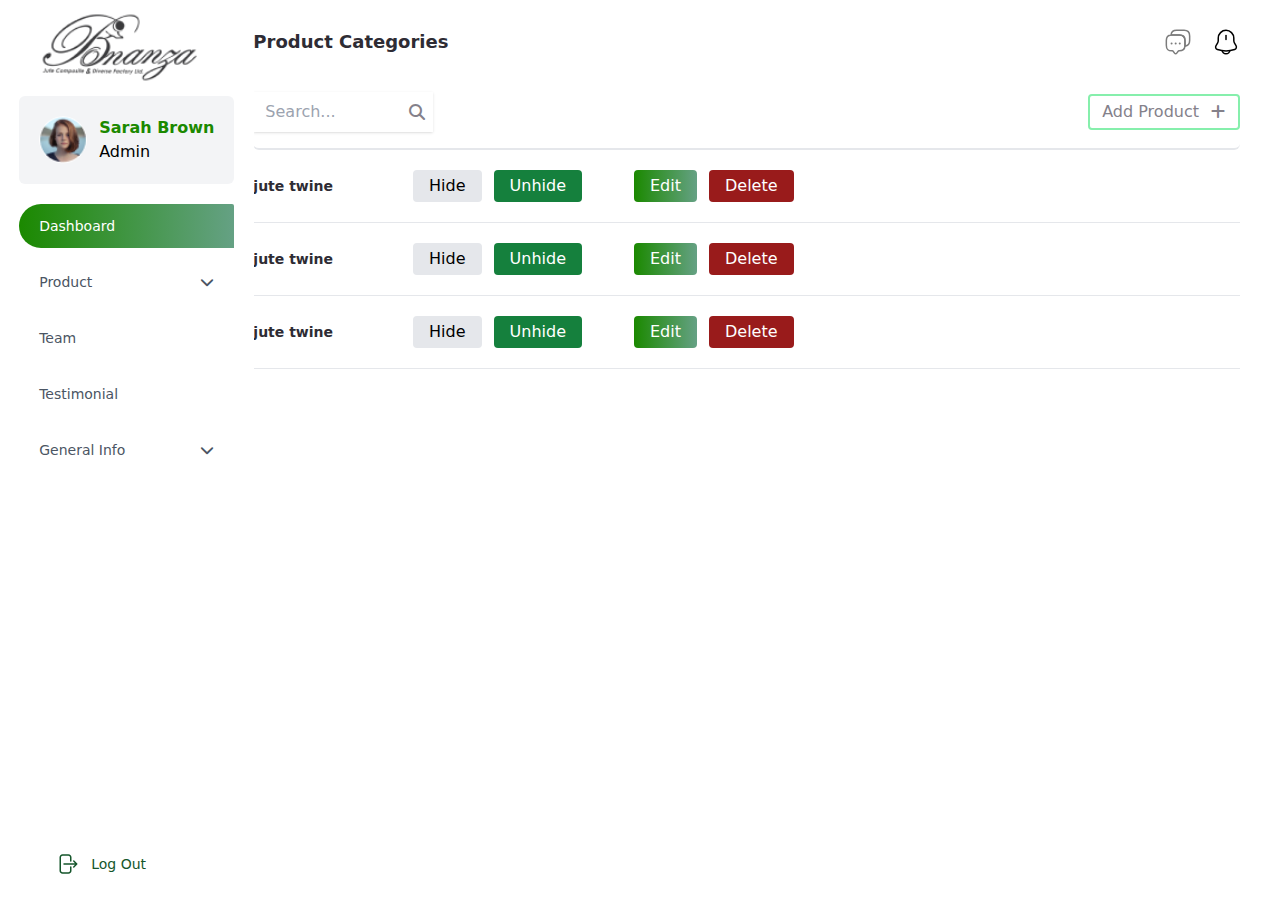
<file: dashboard-productCategory.html>
<!DOCTYPE html>
<html lang="en">
<head>
    <meta charset="UTF-8">
    <meta http-equiv="X-UA-Compatible" content="IE=edge">
    <meta name="viewport" content="width=device-width, initial-scale=1.0">
    <title>Bonaza Dashboard - Product Categories</title>
    <link rel="stylesheet" href="style.css">
    <link rel="stylesheet" href="output.css">
    <link rel="stylesheet" href="https://cdnjs.cloudflare.com/ajax/libs/font-awesome/6.4.0/css/all.min.css" />
    <link rel="stylesheet" href="https://cdn.jsdelivr.net/npm/swiper@9/swiper-bundle.min.css" />
</head>
<body class="font-sans">
  <section class=" max-w-[1920px] ml-auto mr-auto">

    <!-- Navigation Menu -->
    <div class="relative">
        
      <nav class="bg-white fixed min-[2000px]:absolute top-0 flex flex-row xl:flex-col justify-between xl:h-full custom-container shadow-sm xl:shadow-none w-full xl:w-fit z-10">
          
          <div class="">

              <a href="index.html" class="h-12 w-12"><img class="h-20 xl:h-24 2xl:h-28" src="img/Logo.png" alt=""></a>

              <a class="xl:bg-gray-100 p-5 flex items-center mx-auto rounded-md gap-3 pl-5 absolute xl:static top-1 right-20 md:right-36" href="dashboard-profile.html">
                <img src="img/admin.png" alt="" class="h-8 w-8 xl:h-12 xl:w-12 rounded-[50%]">
                <div class="hidden xl:block">
                  <p class="text-primaryColor font-semibold">Sarah Brown</p>
                  <p>Admin</p>
                </div>
              </a>

              <div class="bg-white xl:bg-transparent hidden xl:grid absolute xl:static top-12 right-0 z-10 rounded-sm py-5 xl:py-0 2xl:py-5 max-h-[800px] xl:max-h-[280px] 2xl:max-h-[700px] overflow-y-auto scroll-h min-w-[195px] scroll-smooth shadow-md xl:shadow-none mt-5" id="toggle-menu">

                  <a class="accordion-button menu-list menu-list-active" href="index.html">
                      <span>Dashboard</span>
                  </a>

                  <button class="accordion-button menu-list mt-3">
                      <span>Product</span>
                      <i class="ml-auto fa-solid fa-chevron-down"></i>
                  </button>

                    <ul class="menu-collapse hidden">
                      <li><a href="dashboard-productList.html">Products</a></li>
                      <li><a href="dashboard-productCategory.html">Categories</a></li>
                    </ul>

                  <a class="accordion-button menu-list mt-3" href="dashboard-team.html">
                      <span>Team</span>
                  </a>

                  <a class="accordion-button menu-list mt-3" href="dashboard-testimonial.html">
                    <span>Testimonial</span>
                  </a>

                  <button class="accordion-button menu-list mt-3">
                    <span>General Info</span>
                    <i class="ml-auto fa-solid fa-chevron-down"></i>
                  </button>

                  <ul class="menu-collapse hidden">
                    <li><a href="dashboard-addCountry.html">Country</a></li>
                    <li><a href="dashboard-homeBanner.html">Homepage Banner</a></li>
                    <li><a href="dashboard-footerInformation.html">Footer Info</a></li>
                  </ul>
                   

                    


              </div>

          </div>

          <!-- Logout Menu Section -->
          <div class="flex items-center px-0 xl:px-4 xl:py-3 xl:mt-10">
              <a class="text-secondaryColor hover:text-red-500 hover:bg-transparent flex gap-3 items-center font-medium text-sm px-5 py-3 rounded-l-full" href="#">
                  <svg width="24" height="24" viewBox="0 0 24 24" fill="none" xmlns="http://www.w3.org/2000/svg">
                      <path d="M15.75 9V5.25C15.75 4.65326 15.5129 4.08097 15.091 3.65901C14.669 3.23705 14.0967 3 13.5 3H7.5C6.90326 3 6.33097 3.23705 5.90901 3.65901C5.48705 4.08097 5.25 4.65326 5.25 5.25V18.75C5.25 19.3467 5.48705 19.919 5.90901 20.341C6.33097 20.7629 6.90326 21 7.5 21H13.5C14.0967 21 14.669 20.7629 15.091 20.341C15.5129 19.919 15.75 19.3467 15.75 18.75V15M18.75 15L21.75 12M21.75 12L18.75 9M21.75 12H9" stroke="#15562B" stroke-width="1.5" stroke-linecap="round" stroke-linejoin="round"/>
                      </svg>
                      
                      
                  <span class="hidden md:block">Log Out</span>
              </a>
              
              <button class="block xl:hidden" id="toggle-button">
                  <svg class="-mr-[1px]" height="24px" width="24px" fill="none" stroke="currentColor" stroke-width="1.5" viewBox="0 0 24 24" xmlns="http://www.w3.org/2000/svg" aria-hidden="true">
                      <path stroke-linecap="round" stroke-linejoin="round" d="M3.75 6.75h16.5M3.75 12h16.5m-16.5 5.25h16.5"></path>
                    </svg>
              </button>    
              </a>

          </div>
              
       

      </nav>
      
  </div>




    <!-- Right Side Section -->
    <div class="ml-auto w-full xl:w-5/6 px-0 xl:px-5 py-2 mt-16 xl:mt-0">


       <!-- Project Overview Header -->

        <section class="flex items-center justify-between px-5 py-2 xl:py-5 gap-4">
            
            <p class="text-lg font-bold text-tColor2">Product Categories</p>

            <!-- Notification & User -->
            <div class="text-xs xl:text-base flex items-center gap-3 xl:gap-5">
                
                <a class="" href="#">
                  <svg width="28" height="28" viewBox="0 0 28 28" fill="none" xmlns="http://www.w3.org/2000/svg">
                    <path d="M20.9766 12.5883V17.255C20.9766 17.5583 20.9649 17.85 20.9299 18.13C20.6616 21.28 18.8066 22.8433 15.3883 22.8433H14.9216C14.6299 22.8433 14.3499 22.9833 14.1749 23.2167L12.7749 25.0833C12.1566 25.9117 11.1533 25.9117 10.5349 25.0833L9.1349 23.2167C8.98324 23.0183 8.64492 22.8433 8.38825 22.8433H7.9216C4.19993 22.8433 2.33325 21.9217 2.33325 17.255V12.5883C2.33325 9.17001 3.90826 7.31501 7.0466 7.04668C7.3266 7.01168 7.61826 7 7.9216 7H15.3883C19.1099 7 20.9766 8.86668 20.9766 12.5883Z" stroke="#7C7C7C" stroke-width="1.5" stroke-miterlimit="10" stroke-linecap="round" stroke-linejoin="round"/>
                    <path d="M25.6433 7.9216V12.5883C25.6433 16.0183 24.0683 17.8616 20.93 18.1299C20.965 17.8499 20.9766 17.5583 20.9766 17.2549V12.5883C20.9766 8.8666 19.11 6.99992 15.3883 6.99992H7.92163C7.6183 6.99992 7.32663 7.0116 7.04663 7.0466C7.31496 3.90826 9.16996 2.33325 12.5883 2.33325H20.055C23.7766 2.33325 25.6433 4.19993 25.6433 7.9216Z" stroke="#7C7C7C" stroke-width="1.5" stroke-miterlimit="10" stroke-linecap="round" stroke-linejoin="round"/>
                    <path d="M15.7448 15.4583H15.7553" stroke="#7C7C7C" stroke-width="2" stroke-linecap="round" stroke-linejoin="round"/>
                    <path d="M11.6613 15.4583H11.6718" stroke="#7C7C7C" stroke-width="2" stroke-linecap="round" stroke-linejoin="round"/>
                    <path d="M7.57808 15.4583H7.58858" stroke="#7C7C7C" stroke-width="2" stroke-linecap="round" stroke-linejoin="round"/>
                    </svg>
                    
                </a>

                <a class="" href="#">
                  <svg width="28" height="28" viewBox="0 0 28 28" fill="none" xmlns="http://www.w3.org/2000/svg">
                    <path d="M14 7.51343V11.3984" stroke="black" stroke-width="1.5" stroke-miterlimit="10" stroke-linecap="round"/>
                    <path d="M14.0232 2.33325C9.72988 2.33325 6.25321 5.80992 6.25321 10.1033V12.5533C6.25321 13.3466 5.92655 14.5366 5.51821 15.2133L4.03655 17.6866C3.12655 19.2149 3.75655 20.9183 5.43655 21.4783C11.0132 23.3333 17.0449 23.3333 22.6215 21.4783C24.1965 20.9533 24.8732 19.1099 24.0215 17.6866L22.5399 15.2133C22.1315 14.5366 21.8049 13.3349 21.8049 12.5533V10.1033C21.7932 5.83325 18.2932 2.33325 14.0232 2.33325Z" stroke="black" stroke-width="1.5" stroke-miterlimit="10" stroke-linecap="round"/>
                    <path d="M17.885 21.9568C17.885 24.0918 16.135 25.8418 14 25.8418C12.9383 25.8418 11.9583 25.3985 11.2583 24.6985C10.5583 23.9985 10.115 23.0185 10.115 21.9568" stroke="black" stroke-width="1.5" stroke-miterlimit="10"/>
                    </svg>
                    
                </a>

            </div>
            
        </section>

      
        <section class="mx-5 rounded-md border-b-2">

          <div class="flex xl:flex-row xl:items-center justify-between py-4 gap-4">

            <!-- Search Box -->
            <div class="bg-white relative shadow">
              <input class="py-2 pr-7 pl-3 focus:outline-none max-w-[180px]" type="text" placeholder="Search...">
              <i class="fa-solid fa-magnifying-glass absolute top-1/2 right-2 -translate-y-1/2 text-tColor"></i>
            </div>

            <a class="flex items-center gap-3 text-tColor border-green-300 hover:bg-primaryColor hover:text-white border-2 rounded px-3 py-1" href="dashboard-addProduct.html">
              <p>Add Product</p>
              <i class="fa-solid fa-plus"></i>
            </a>
          </div>
          
        </section>



        <section class="px-5 py-5 grid gap-5">

          <div class="flex items-center justify-between xl:justify-start gap-20 border-b-[1px] pb-5">
            <p class="text-tColor2 font-bold text-sm">jute twine</p>
            <div class="grid grid-cols-2 xl:flex gap-3">
              <button class="bg-gray-200 px-4 py-1 rounded">Hide</button>
              <button class="bg-green-700 text-white px-4 py-1 rounded">Unhide</button>
              <button class="gradient-color text-white px-4 py-1 rounded xl:ml-10">Edit</button>
              <button class="bg-red-800 text-white px-4 py-1 rounded">Delete</button>
            </div>
          </div>

          <div class="flex items-center justify-between xl:justify-start gap-20 border-b-[1px] pb-5">
            <p class="text-tColor2 font-bold text-sm">jute twine</p>
            <div class="grid grid-cols-2 xl:flex gap-3">
              <button class="bg-gray-200 px-4 py-1 rounded">Hide</button>
              <button class="bg-green-700 text-white px-4 py-1 rounded">Unhide</button>
              <button class="gradient-color text-white px-4 py-1 rounded xl:ml-10">Edit</button>
              <button class="bg-red-800 text-white px-4 py-1 rounded">Delete</button>
            </div>
          </div>

          <div class="flex items-center justify-between xl:justify-start gap-20 border-b-[1px] pb-5">
            <p class="text-tColor2 font-bold text-sm">jute twine</p>
            <div class="grid grid-cols-2 xl:flex gap-3">
              <button class="bg-gray-200 px-4 py-1 rounded">Hide</button>
              <button class="bg-green-700 text-white px-4 py-1 rounded">Unhide</button>
              <button class="gradient-color text-white px-4 py-1 rounded xl:ml-10">Edit</button>
              <button class="bg-red-800 text-white px-4 py-1 rounded">Delete</button>
            </div>
          </div>


        </section>
    

    </div>

</section>





<!-- Header Section Script -->
<script> 
  // Menu toggle button 
    const toggleButton = document.getElementById("toggle-button");
    const toggleMenu = document.getElementById("toggle-menu");
    var toggleCounter = 1;
    toggleButton.onclick = function () {
      toggleCounter++;
      if(toggleCounter%2 == 0){
        toggleMenu.classList.remove("hidden");
        toggleMenu.classList.add("grid");
      }
      else{
        toggleMenu.classList.remove("grid");
        toggleMenu.classList.add("hidden");
      }
    }


  </script>


<!-- Accordion Script -->
<script>
  const accordionButtons = document.querySelectorAll('.accordion-button');
  const accordionMenu = document.querySelectorAll('.menu-collapse');

  accordionButtons.forEach(button => {
    button.addEventListener('click', () => {
      const accordionCollapse = button.nextElementSibling;
      button.setAttribute('aria-expanded', button.getAttribute('aria-expanded') === 'false' ? 'true' : 'false');
      accordionCollapse.classList.toggle('hidden');
    });
  });

  // Set all accordion items to collapsed state by default
  document.querySelectorAll('.menu-collapse').forEach(collapse => {
    collapse.classList.add('hidden');
  });


</script>


<!-- Table Script -->
<script>
  const tableButtons = document.querySelectorAll('.table-button');
  const tableMenu = document.querySelectorAll('.table-collapse');
  const tableClose = document.querySelectorAll('.table-close');

  tableButtons.forEach(button => {
    button.addEventListener('click', () => {
      const tableCollapse = button.nextElementSibling;
      button.setAttribute('aria-expanded', button.getAttribute('aria-expanded') === 'false' ? 'true' : 'false');
      tableCollapse.classList.toggle('hidden');
    });
  });

  tableClose.forEach(button => {
    button.addEventListener('click', () => {
      const tableCollapse = button.parentElement.parentElement.parentElement;
      button.setAttribute('aria-expanded', button.getAttribute('aria-expanded') === 'false' ? 'true' : 'false');
      tableCollapse.classList.toggle('hidden');
    });
  });

</script>

<script>
  const tables = document.querySelectorAll('.table-collapse');
  window.onclick = function (event) {
  for (let table of tables){
  if (event.target == table) {
    table.classList.toggle('hidden');
  }
}
};
</script>



</body>
</html>
</file>
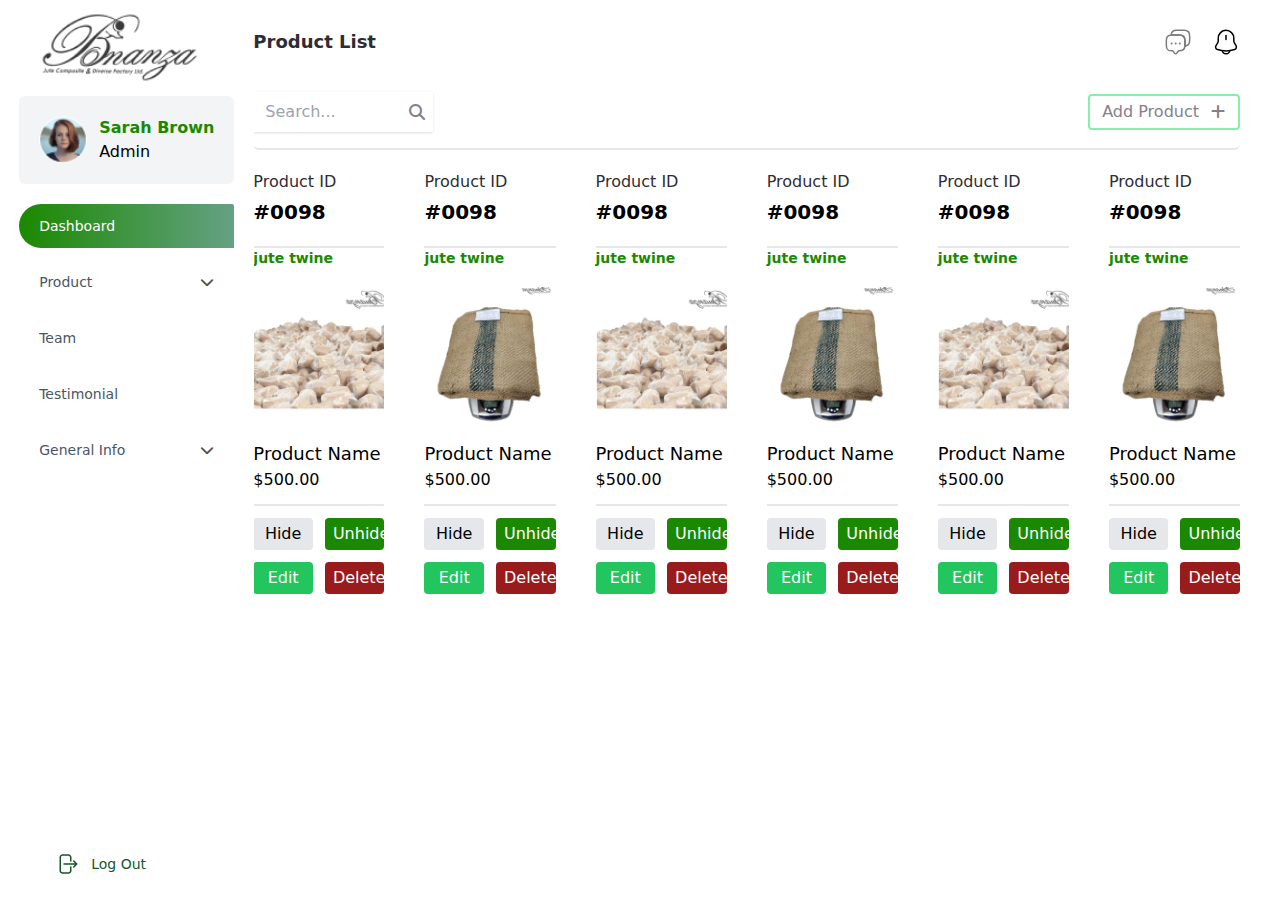
<file: dashboard-productList.html>
<!DOCTYPE html>
<html lang="en">
<head>
    <meta charset="UTF-8">
    <meta http-equiv="X-UA-Compatible" content="IE=edge">
    <meta name="viewport" content="width=device-width, initial-scale=1.0">
    <title>Bonaza Dashboard - Product List</title>
    <link rel="stylesheet" href="style.css">
    <link rel="stylesheet" href="output.css">
    <link rel="stylesheet" href="https://cdnjs.cloudflare.com/ajax/libs/font-awesome/6.4.0/css/all.min.css" />
    <link rel="stylesheet" href="https://cdn.jsdelivr.net/npm/swiper@9/swiper-bundle.min.css" />
</head>
<body class="font-sans">
  <section class=" max-w-[1920px] ml-auto mr-auto">

    <!-- Navigation Menu -->
    <div class="relative">
        
      <nav class="bg-white fixed min-[2000px]:absolute top-0 flex flex-row xl:flex-col justify-between xl:h-full custom-container shadow-sm xl:shadow-none w-full xl:w-fit z-10">
          
          <div class="">

              <a href="index.html" class="h-12 w-12"><img class="h-20 xl:h-24 2xl:h-28" src="img/Logo.png" alt=""></a>

              <a class="xl:bg-gray-100 p-5 flex items-center mx-auto rounded-md gap-3 pl-5 absolute xl:static top-1 right-20 md:right-36" href="dashboard-profile.html">
                <img src="img/admin.png" alt="" class="h-8 w-8 xl:h-12 xl:w-12 rounded-[50%]">
                <div class="hidden xl:block">
                  <p class="text-primaryColor font-semibold">Sarah Brown</p>
                  <p>Admin</p>
                </div>
              </a>

              <div class="bg-white xl:bg-transparent hidden xl:grid absolute xl:static top-12 right-0 z-10 rounded-sm py-5 xl:py-0 2xl:py-5 max-h-[800px] xl:max-h-[280px] 2xl:max-h-[700px] overflow-y-auto scroll-h min-w-[195px] scroll-smooth shadow-md xl:shadow-none mt-5" id="toggle-menu">

                  <a class="accordion-button menu-list menu-list-active" href="index.html">
                      <span>Dashboard</span>
                  </a>

                  <button class="accordion-button menu-list mt-3">
                      <span>Product</span>
                      <i class="ml-auto fa-solid fa-chevron-down"></i>
                  </button>

                    <ul class="menu-collapse hidden">
                      <li><a href="dashboard-productList.html">Products</a></li>
                      <li><a href="dashboard-productCategory.html">Categories</a></li>
                    </ul>

                  <a class="accordion-button menu-list mt-3" href="dashboard-team.html">
                      <span>Team</span>
                  </a>

                  <a class="accordion-button menu-list mt-3" href="dashboard-testimonial.html">
                    <span>Testimonial</span>
                  </a>

                  <button class="accordion-button menu-list mt-3">
                    <span>General Info</span>
                    <i class="ml-auto fa-solid fa-chevron-down"></i>
                  </button>

                  <ul class="menu-collapse hidden">
                    <li><a href="dashboard-addCountry.html">Country</a></li>
                    <li><a href="dashboard-homeBanner.html">Homepage Banner</a></li>
                    <li><a href="dashboard-footerInformation.html">Footer Info</a></li>
                  </ul>
                   

                    


              </div>

          </div>

          <!-- Logout Menu Section -->
          <div class="flex items-center px-0 xl:px-4 xl:py-3 xl:mt-10">
              <a class="text-secondaryColor hover:text-red-500 hover:bg-transparent flex gap-3 items-center font-medium text-sm px-5 py-3 rounded-l-full" href="#">
                  <svg width="24" height="24" viewBox="0 0 24 24" fill="none" xmlns="http://www.w3.org/2000/svg">
                      <path d="M15.75 9V5.25C15.75 4.65326 15.5129 4.08097 15.091 3.65901C14.669 3.23705 14.0967 3 13.5 3H7.5C6.90326 3 6.33097 3.23705 5.90901 3.65901C5.48705 4.08097 5.25 4.65326 5.25 5.25V18.75C5.25 19.3467 5.48705 19.919 5.90901 20.341C6.33097 20.7629 6.90326 21 7.5 21H13.5C14.0967 21 14.669 20.7629 15.091 20.341C15.5129 19.919 15.75 19.3467 15.75 18.75V15M18.75 15L21.75 12M21.75 12L18.75 9M21.75 12H9" stroke="#15562B" stroke-width="1.5" stroke-linecap="round" stroke-linejoin="round"/>
                      </svg>
                      
                      
                  <span class="hidden md:block">Log Out</span>
              </a>
              
              <button class="block xl:hidden" id="toggle-button">
                  <svg class="-mr-[1px]" height="24px" width="24px" fill="none" stroke="currentColor" stroke-width="1.5" viewBox="0 0 24 24" xmlns="http://www.w3.org/2000/svg" aria-hidden="true">
                      <path stroke-linecap="round" stroke-linejoin="round" d="M3.75 6.75h16.5M3.75 12h16.5m-16.5 5.25h16.5"></path>
                    </svg>
              </button>    
              </a>

          </div>
              
       

      </nav>
      
  </div>



    <!-- Right Side Section -->
    <div class="ml-auto w-full xl:w-5/6 px-0 xl:px-5 py-2 mt-16 xl:mt-0">


       <!-- Project Overview Header -->

        <section class="flex items-center justify-between px-5 py-2 xl:py-5 gap-4">
            
            <p class="text-lg font-bold text-tColor2">Product List</p>

            <!-- Notification & User -->
            <div class="text-xs xl:text-base flex items-center gap-3 xl:gap-5">
                
                <a class="" href="#">
                  <svg width="28" height="28" viewBox="0 0 28 28" fill="none" xmlns="http://www.w3.org/2000/svg">
                    <path d="M20.9766 12.5883V17.255C20.9766 17.5583 20.9649 17.85 20.9299 18.13C20.6616 21.28 18.8066 22.8433 15.3883 22.8433H14.9216C14.6299 22.8433 14.3499 22.9833 14.1749 23.2167L12.7749 25.0833C12.1566 25.9117 11.1533 25.9117 10.5349 25.0833L9.1349 23.2167C8.98324 23.0183 8.64492 22.8433 8.38825 22.8433H7.9216C4.19993 22.8433 2.33325 21.9217 2.33325 17.255V12.5883C2.33325 9.17001 3.90826 7.31501 7.0466 7.04668C7.3266 7.01168 7.61826 7 7.9216 7H15.3883C19.1099 7 20.9766 8.86668 20.9766 12.5883Z" stroke="#7C7C7C" stroke-width="1.5" stroke-miterlimit="10" stroke-linecap="round" stroke-linejoin="round"/>
                    <path d="M25.6433 7.9216V12.5883C25.6433 16.0183 24.0683 17.8616 20.93 18.1299C20.965 17.8499 20.9766 17.5583 20.9766 17.2549V12.5883C20.9766 8.8666 19.11 6.99992 15.3883 6.99992H7.92163C7.6183 6.99992 7.32663 7.0116 7.04663 7.0466C7.31496 3.90826 9.16996 2.33325 12.5883 2.33325H20.055C23.7766 2.33325 25.6433 4.19993 25.6433 7.9216Z" stroke="#7C7C7C" stroke-width="1.5" stroke-miterlimit="10" stroke-linecap="round" stroke-linejoin="round"/>
                    <path d="M15.7448 15.4583H15.7553" stroke="#7C7C7C" stroke-width="2" stroke-linecap="round" stroke-linejoin="round"/>
                    <path d="M11.6613 15.4583H11.6718" stroke="#7C7C7C" stroke-width="2" stroke-linecap="round" stroke-linejoin="round"/>
                    <path d="M7.57808 15.4583H7.58858" stroke="#7C7C7C" stroke-width="2" stroke-linecap="round" stroke-linejoin="round"/>
                    </svg>
                    
                </a>

                <a class="" href="#">
                  <svg width="28" height="28" viewBox="0 0 28 28" fill="none" xmlns="http://www.w3.org/2000/svg">
                    <path d="M14 7.51343V11.3984" stroke="black" stroke-width="1.5" stroke-miterlimit="10" stroke-linecap="round"/>
                    <path d="M14.0232 2.33325C9.72988 2.33325 6.25321 5.80992 6.25321 10.1033V12.5533C6.25321 13.3466 5.92655 14.5366 5.51821 15.2133L4.03655 17.6866C3.12655 19.2149 3.75655 20.9183 5.43655 21.4783C11.0132 23.3333 17.0449 23.3333 22.6215 21.4783C24.1965 20.9533 24.8732 19.1099 24.0215 17.6866L22.5399 15.2133C22.1315 14.5366 21.8049 13.3349 21.8049 12.5533V10.1033C21.7932 5.83325 18.2932 2.33325 14.0232 2.33325Z" stroke="black" stroke-width="1.5" stroke-miterlimit="10" stroke-linecap="round"/>
                    <path d="M17.885 21.9568C17.885 24.0918 16.135 25.8418 14 25.8418C12.9383 25.8418 11.9583 25.3985 11.2583 24.6985C10.5583 23.9985 10.115 23.0185 10.115 21.9568" stroke="black" stroke-width="1.5" stroke-miterlimit="10"/>
                    </svg>
                    
                </a>

            </div>
            
        </section>

      
        <section class="mx-5 rounded-md border-b-2">

          <div class="flex xl:flex-row xl:items-center justify-between py-4 gap-4">

            <!-- Search Box -->
            <div class="bg-white relative shadow">
              <input class="py-2 pr-7 pl-3 focus:outline-none max-w-[180px]" type="text" placeholder="Search...">
              <i class="fa-solid fa-magnifying-glass absolute top-1/2 right-2 -translate-y-1/2 text-tColor"></i>
            </div>

            <a class="flex items-center gap-3 text-tColor border-green-300 hover:bg-primaryColor hover:text-white border-2 rounded px-3 py-1" href="dashboard-addProduct.html">
              <p>Add Product</p>
              <i class="fa-solid fa-plus"></i>
            </a>
          </div>
          
        </section>



        <section class="px-5 py-5 grid grid-cols-2 xl:grid-cols-6 gap-10">

          <div>
            <p class="text-tColor2">Product ID</p>
            <p class="text-xl font-semibold border-b-2 pt-1 pb-5">#0098</p>
            <p class="text-primaryColor font-bold text-sm">jute twine</p>
            <div class="h-40 w-full flex justify-center items-center mt-3 overflow-hidden">
              <img src="img/product-1.png" alt="" class="w-full">
            </div>
            <p class="text-lg">Product Name</p>
            <p class="border-b-2 pb-3">$500.00</pc>
            <div class="grid grid-cols-2 mt-3 gap-3">
              <button class="bg-gray-200 px-2 py-1 rounded">Hide</button>
              <button class="bg-primaryColor text-white px-2 py-1 rounded">Unhide</button>
              <button class="bg-green-500 text-white px-2 py-1 rounded">Edit</button>
              <button class="bg-red-800 text-white px-2 py-1 rounded">Delete</button>
            </div>
          </div>

          <div>
            <p class="text-tColor2">Product ID</p>
            <p class="text-xl font-semibold border-b-2 pt-1 pb-5">#0098</p>
            <p class="text-primaryColor font-bold text-sm">jute twine</p>
            <div class="h-40 w-full flex justify-center items-center mt-3 overflow-hidden">
              <img src="img/product-2.png" alt="" class="w-full">
            </div>
            <p class="text-lg">Product Name</p>
            <p class="border-b-2 pb-3">$500.00</pc>
            <div class="grid grid-cols-2 mt-3 gap-3">
              <button class="bg-gray-200 px-2 py-1 rounded">Hide</button>
              <button class="bg-primaryColor text-white px-2 py-1 rounded">Unhide</button>
              <button class="bg-green-500 text-white px-2 py-1 rounded">Edit</button>
              <button class="bg-red-800 text-white px-2 py-1 rounded">Delete</button>
            </div>
          </div>

          <div>
            <p class="text-tColor2">Product ID</p>
            <p class="text-xl font-semibold border-b-2 pt-1 pb-5">#0098</p>
            <p class="text-primaryColor font-bold text-sm">jute twine</p>
            <div class="h-40 w-full flex justify-center items-center mt-3 overflow-hidden">
              <img src="img/product-1.png" alt="" class="w-full">
            </div>
            <p class="text-lg">Product Name</p>
            <p class="border-b-2 pb-3">$500.00</pc>
            <div class="grid grid-cols-2 mt-3 gap-3">
              <button class="bg-gray-200 px-2 py-1 rounded">Hide</button>
              <button class="bg-primaryColor text-white px-2 py-1 rounded">Unhide</button>
              <button class="bg-green-500 text-white px-2 py-1 rounded">Edit</button>
              <button class="bg-red-800 text-white px-2 py-1 rounded">Delete</button>
            </div>
          </div>

          <div>
            <p class="text-tColor2">Product ID</p>
            <p class="text-xl font-semibold border-b-2 pt-1 pb-5">#0098</p>
            <p class="text-primaryColor font-bold text-sm">jute twine</p>
            <div class="h-40 w-full flex justify-center items-center mt-3 overflow-hidden">
              <img src="img/product-2.png" alt="" class="w-full">
            </div>
            <p class="text-lg">Product Name</p>
            <p class="border-b-2 pb-3">$500.00</pc>
            <div class="grid grid-cols-2 mt-3 gap-3">
              <button class="bg-gray-200 px-2 py-1 rounded">Hide</button>
              <button class="bg-primaryColor text-white px-2 py-1 rounded">Unhide</button>
              <button class="bg-green-500 text-white px-2 py-1 rounded">Edit</button>
              <button class="bg-red-800 text-white px-2 py-1 rounded">Delete</button>
            </div>
          </div>

          <div>
            <p class="text-tColor2">Product ID</p>
            <p class="text-xl font-semibold border-b-2 pt-1 pb-5">#0098</p>
            <p class="text-primaryColor font-bold text-sm">jute twine</p>
            <div class="h-40 w-full flex justify-center items-center mt-3 overflow-hidden">
              <img src="img/product-1.png" alt="" class="w-full">
            </div>
            <p class="text-lg">Product Name</p>
            <p class="border-b-2 pb-3">$500.00</pc>
            <div class="grid grid-cols-2 mt-3 gap-3">
              <button class="bg-gray-200 px-2 py-1 rounded">Hide</button>
              <button class="bg-primaryColor text-white px-2 py-1 rounded">Unhide</button>
              <button class="bg-green-500 text-white px-2 py-1 rounded">Edit</button>
              <button class="bg-red-800 text-white px-2 py-1 rounded">Delete</button>
            </div>
          </div>

          <div>
            <p class="text-tColor2">Product ID</p>
            <p class="text-xl font-semibold border-b-2 pt-1 pb-5">#0098</p>
            <p class="text-primaryColor font-bold text-sm">jute twine</p>
            <div class="h-40 w-full flex justify-center items-center mt-3 overflow-hidden">
              <img src="img/product-2.png" alt="" class="w-full">
            </div>
            <p class="text-lg">Product Name</p>
            <p class="border-b-2 pb-3">$500.00</pc>
            <div class="grid grid-cols-2 mt-3 gap-3">
              <button class="bg-gray-200 px-2 py-1 rounded">Hide</button>
              <button class="bg-primaryColor text-white px-2 py-1 rounded">Unhide</button>
              <button class="bg-green-500 text-white px-2 py-1 rounded">Edit</button>
              <button class="bg-red-800 text-white px-2 py-1 rounded">Delete</button>
            </div>
          </div>


        </section>
    

    </div>

</section>





<!-- Header Section Script -->
<script> 
  // Menu toggle button 
    const toggleButton = document.getElementById("toggle-button");
    const toggleMenu = document.getElementById("toggle-menu");
    var toggleCounter = 1;
    toggleButton.onclick = function () {
      toggleCounter++;
      if(toggleCounter%2 == 0){
        toggleMenu.classList.remove("hidden");
        toggleMenu.classList.add("grid");
      }
      else{
        toggleMenu.classList.remove("grid");
        toggleMenu.classList.add("hidden");
      }
    }


  </script>


<!-- Accordion Script -->
<script>
  const accordionButtons = document.querySelectorAll('.accordion-button');
  const accordionMenu = document.querySelectorAll('.menu-collapse');

  accordionButtons.forEach(button => {
    button.addEventListener('click', () => {
      const accordionCollapse = button.nextElementSibling;
      button.setAttribute('aria-expanded', button.getAttribute('aria-expanded') === 'false' ? 'true' : 'false');
      accordionCollapse.classList.toggle('hidden');
    });
  });

  // Set all accordion items to collapsed state by default
  document.querySelectorAll('.menu-collapse').forEach(collapse => {
    collapse.classList.add('hidden');
  });


</script>


<!-- Table Script -->
<script>
  const tableButtons = document.querySelectorAll('.table-button');
  const tableMenu = document.querySelectorAll('.table-collapse');
  const tableClose = document.querySelectorAll('.table-close');

  tableButtons.forEach(button => {
    button.addEventListener('click', () => {
      const tableCollapse = button.nextElementSibling;
      button.setAttribute('aria-expanded', button.getAttribute('aria-expanded') === 'false' ? 'true' : 'false');
      tableCollapse.classList.toggle('hidden');
    });
  });

  tableClose.forEach(button => {
    button.addEventListener('click', () => {
      const tableCollapse = button.parentElement.parentElement.parentElement;
      button.setAttribute('aria-expanded', button.getAttribute('aria-expanded') === 'false' ? 'true' : 'false');
      tableCollapse.classList.toggle('hidden');
    });
  });

</script>

<script>
  const tables = document.querySelectorAll('.table-collapse');
  window.onclick = function (event) {
  for (let table of tables){
  if (event.target == table) {
    table.classList.toggle('hidden');
  }
}
};
</script>



</body>
</html>
</file>
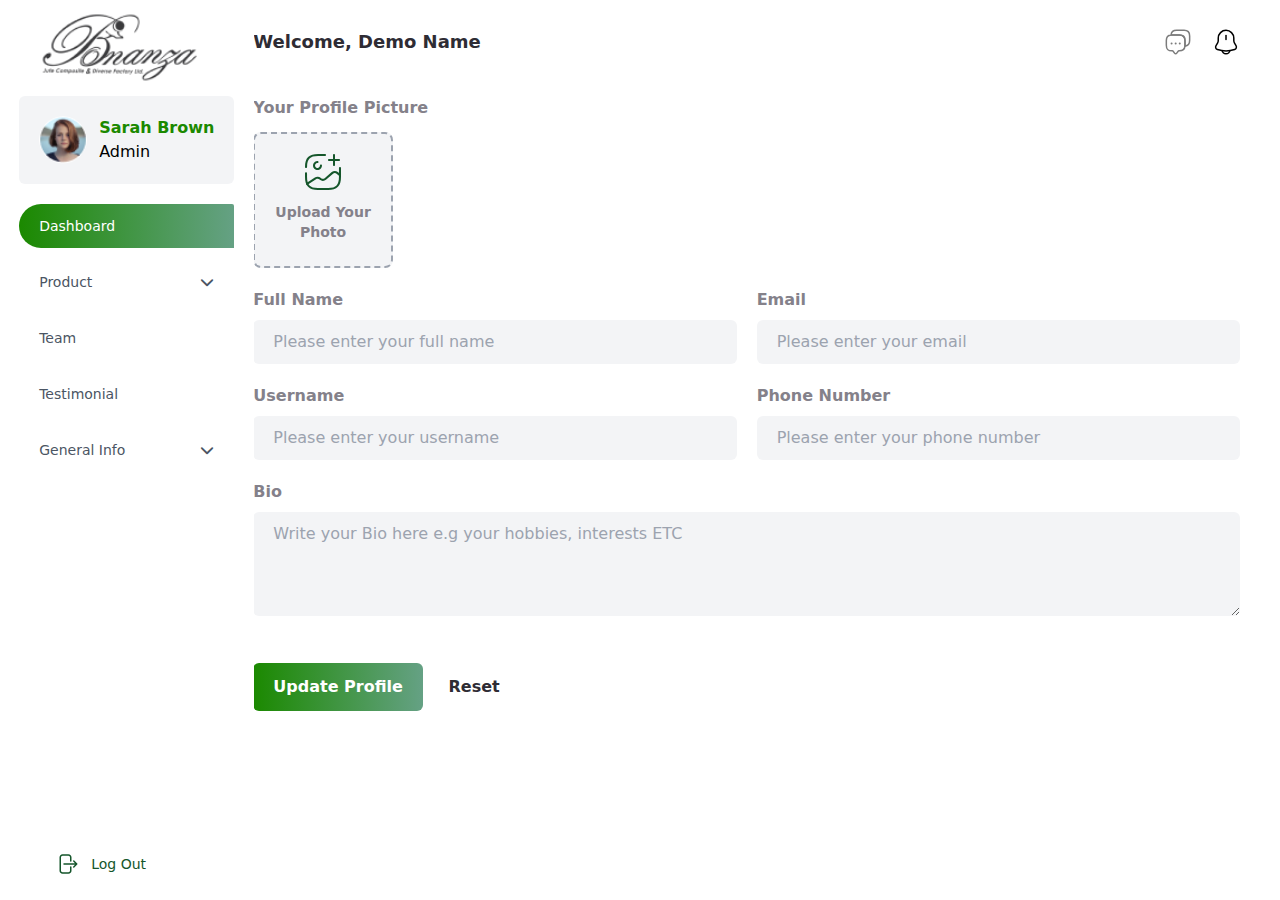
<file: dashboard-profile.html>
<!DOCTYPE html>
<html lang="en">
<head>
    <meta charset="UTF-8">
    <meta http-equiv="X-UA-Compatible" content="IE=edge">
    <meta name="viewport" content="width=device-width, initial-scale=1.0">
    <title>Bonaza Dashboard - Profile</title>
    <link rel="stylesheet" href="style.css">
    <link rel="stylesheet" href="output.css">
    <link rel="stylesheet" href="https://cdnjs.cloudflare.com/ajax/libs/font-awesome/6.4.0/css/all.min.css" />
    <link rel="stylesheet" href="https://cdn.jsdelivr.net/npm/swiper@9/swiper-bundle.min.css" />
</head>
<body class="font-sans">
  <section class=" max-w-[1920px] ml-auto mr-auto">

    <!-- Navigation Menu -->
    <div class="relative">
        
      <nav class="bg-white fixed min-[2000px]:absolute top-0 flex flex-row xl:flex-col justify-between xl:h-full custom-container shadow-sm xl:shadow-none w-full xl:w-fit z-10">
          
          <div class="">

              <a href="index.html" class="h-12 w-12"><img class="h-20 xl:h-24 2xl:h-28" src="img/Logo.png" alt=""></a>

              <a class="xl:bg-gray-100 p-5 flex items-center mx-auto rounded-md gap-3 pl-5 absolute xl:static top-1 right-20 md:right-36" href="dashboard-profile.html">
                <img src="img/admin.png" alt="" class="h-8 w-8 xl:h-12 xl:w-12 rounded-[50%]">
                <div class="hidden xl:block">
                  <p class="text-primaryColor font-semibold">Sarah Brown</p>
                  <p>Admin</p>
                </div>
              </a>

              <div class="bg-white xl:bg-transparent hidden xl:grid absolute xl:static top-12 right-0 z-10 rounded-sm py-5 xl:py-0 2xl:py-5 max-h-[800px] xl:max-h-[280px] 2xl:max-h-[700px] overflow-y-auto scroll-h min-w-[195px] scroll-smooth shadow-md xl:shadow-none mt-5" id="toggle-menu">

                  <a class="accordion-button menu-list menu-list-active" href="index.html">
                      <span>Dashboard</span>
                  </a>

                  <button class="accordion-button menu-list mt-3">
                      <span>Product</span>
                      <i class="ml-auto fa-solid fa-chevron-down"></i>
                  </button>

                    <ul class="menu-collapse hidden">
                      <li><a href="dashboard-productList.html">Products</a></li>
                      <li><a href="dashboard-productCategory.html">Categories</a></li>
                    </ul>

                  <a class="accordion-button menu-list mt-3" href="dashboard-team.html">
                      <span>Team</span>
                  </a>

                  <a class="accordion-button menu-list mt-3" href="dashboard-testimonial.html">
                    <span>Testimonial</span>
                  </a>

                  <button class="accordion-button menu-list mt-3">
                    <span>General Info</span>
                    <i class="ml-auto fa-solid fa-chevron-down"></i>
                  </button>

                  <ul class="menu-collapse hidden">
                    <li><a href="dashboard-addCountry.html">Country</a></li>
                    <li><a href="dashboard-homeBanner.html">Homepage Banner</a></li>
                    <li><a href="dashboard-footerInformation.html">Footer Info</a></li>
                  </ul>
                   

                    


              </div>

          </div>

          <!-- Logout Menu Section -->
          <div class="flex items-center px-0 xl:px-4 xl:py-3 xl:mt-10">
              <a class="text-secondaryColor hover:text-red-500 hover:bg-transparent flex gap-3 items-center font-medium text-sm px-5 py-3 rounded-l-full" href="#">
                  <svg width="24" height="24" viewBox="0 0 24 24" fill="none" xmlns="http://www.w3.org/2000/svg">
                      <path d="M15.75 9V5.25C15.75 4.65326 15.5129 4.08097 15.091 3.65901C14.669 3.23705 14.0967 3 13.5 3H7.5C6.90326 3 6.33097 3.23705 5.90901 3.65901C5.48705 4.08097 5.25 4.65326 5.25 5.25V18.75C5.25 19.3467 5.48705 19.919 5.90901 20.341C6.33097 20.7629 6.90326 21 7.5 21H13.5C14.0967 21 14.669 20.7629 15.091 20.341C15.5129 19.919 15.75 19.3467 15.75 18.75V15M18.75 15L21.75 12M21.75 12L18.75 9M21.75 12H9" stroke="#15562B" stroke-width="1.5" stroke-linecap="round" stroke-linejoin="round"/>
                      </svg>
                      
                      
                  <span class="hidden md:block">Log Out</span>
              </a>
              
              <button class="block xl:hidden" id="toggle-button">
                  <svg class="-mr-[1px]" height="24px" width="24px" fill="none" stroke="currentColor" stroke-width="1.5" viewBox="0 0 24 24" xmlns="http://www.w3.org/2000/svg" aria-hidden="true">
                      <path stroke-linecap="round" stroke-linejoin="round" d="M3.75 6.75h16.5M3.75 12h16.5m-16.5 5.25h16.5"></path>
                    </svg>
              </button>    
              </a>

          </div>
              
       

      </nav>
      
  </div>




    <!-- Right Side Section -->
    <div class="ml-auto w-full xl:w-5/6 px-0 xl:px-5 py-2 mt-16 xl:mt-0">


       <!-- Project Overview Header -->

        <section class="flex items-center justify-between px-5 py-2 xl:py-5 gap-4">
            
            <p class="text-lg font-bold text-tColor2">Welcome, <span>Demo Name</span></p>

            <!-- Notification & User -->
            <div class="text-xs xl:text-base flex items-center gap-3 xl:gap-5">
                
                <a class="" href="#">
                  <svg width="28" height="28" viewBox="0 0 28 28" fill="none" xmlns="http://www.w3.org/2000/svg">
                    <path d="M20.9766 12.5883V17.255C20.9766 17.5583 20.9649 17.85 20.9299 18.13C20.6616 21.28 18.8066 22.8433 15.3883 22.8433H14.9216C14.6299 22.8433 14.3499 22.9833 14.1749 23.2167L12.7749 25.0833C12.1566 25.9117 11.1533 25.9117 10.5349 25.0833L9.1349 23.2167C8.98324 23.0183 8.64492 22.8433 8.38825 22.8433H7.9216C4.19993 22.8433 2.33325 21.9217 2.33325 17.255V12.5883C2.33325 9.17001 3.90826 7.31501 7.0466 7.04668C7.3266 7.01168 7.61826 7 7.9216 7H15.3883C19.1099 7 20.9766 8.86668 20.9766 12.5883Z" stroke="#7C7C7C" stroke-width="1.5" stroke-miterlimit="10" stroke-linecap="round" stroke-linejoin="round"/>
                    <path d="M25.6433 7.9216V12.5883C25.6433 16.0183 24.0683 17.8616 20.93 18.1299C20.965 17.8499 20.9766 17.5583 20.9766 17.2549V12.5883C20.9766 8.8666 19.11 6.99992 15.3883 6.99992H7.92163C7.6183 6.99992 7.32663 7.0116 7.04663 7.0466C7.31496 3.90826 9.16996 2.33325 12.5883 2.33325H20.055C23.7766 2.33325 25.6433 4.19993 25.6433 7.9216Z" stroke="#7C7C7C" stroke-width="1.5" stroke-miterlimit="10" stroke-linecap="round" stroke-linejoin="round"/>
                    <path d="M15.7448 15.4583H15.7553" stroke="#7C7C7C" stroke-width="2" stroke-linecap="round" stroke-linejoin="round"/>
                    <path d="M11.6613 15.4583H11.6718" stroke="#7C7C7C" stroke-width="2" stroke-linecap="round" stroke-linejoin="round"/>
                    <path d="M7.57808 15.4583H7.58858" stroke="#7C7C7C" stroke-width="2" stroke-linecap="round" stroke-linejoin="round"/>
                    </svg>
                    
                </a>

                <a class="" href="#">
                  <svg width="28" height="28" viewBox="0 0 28 28" fill="none" xmlns="http://www.w3.org/2000/svg">
                    <path d="M14 7.51343V11.3984" stroke="black" stroke-width="1.5" stroke-miterlimit="10" stroke-linecap="round"/>
                    <path d="M14.0232 2.33325C9.72988 2.33325 6.25321 5.80992 6.25321 10.1033V12.5533C6.25321 13.3466 5.92655 14.5366 5.51821 15.2133L4.03655 17.6866C3.12655 19.2149 3.75655 20.9183 5.43655 21.4783C11.0132 23.3333 17.0449 23.3333 22.6215 21.4783C24.1965 20.9533 24.8732 19.1099 24.0215 17.6866L22.5399 15.2133C22.1315 14.5366 21.8049 13.3349 21.8049 12.5533V10.1033C21.7932 5.83325 18.2932 2.33325 14.0232 2.33325Z" stroke="black" stroke-width="1.5" stroke-miterlimit="10" stroke-linecap="round"/>
                    <path d="M17.885 21.9568C17.885 24.0918 16.135 25.8418 14 25.8418C12.9383 25.8418 11.9583 25.3985 11.2583 24.6985C10.5583 23.9985 10.115 23.0185 10.115 21.9568" stroke="black" stroke-width="1.5" stroke-miterlimit="10"/>
                    </svg>
                    
                </a>

            </div>
            
        </section>

      

        
        <section class="px-5 mt-5">

          <form action="">

            <div>
              
              <p class="text-tColor font-semibold">Your Profile Picture</p><br>
              <div class="flex items-center">
                <label for="dropzone-file" class="flex flex-col items-center justify-center border-2 border-gray-400 border-dashed rounded-lg cursor-pointer bg-gray-100 dark:hover:bg-bray-800 dark:bg-gray-700 hover:bg-gray-100 dark:border-gray-600 dark:hover:border-gray-500 dark:hover:bg-gray-600 -mt-3">
                    <div class="flex flex-col items-center justify-center p-5">
                        <svg width="36" height="36" viewBox="0 0 36 36" fill="none" xmlns="http://www.w3.org/2000/svg">
                          <path fill-rule="evenodd" clip-rule="evenodd" d="M9.99994 7.75839C10.74 7.26392 11.61 7 12.5 7C13.0714 7 13.5346 7.46322 13.5346 8.03464C13.5346 8.60606 13.0714 9.06928 12.5 9.06928C12.0193 9.06928 11.5493 9.21184 11.1496 9.47893C10.7498 9.74602 10.4383 10.1256 10.2543 10.5698C10.0703 11.014 10.0222 11.5027 10.116 11.9742C10.2098 12.4457 10.4413 12.8788 10.7812 13.2188C11.1212 13.5587 11.5543 13.7902 12.0258 13.884C12.4973 13.9778 12.986 13.9297 13.4302 13.7457C13.8744 13.5617 14.254 13.2502 14.5211 12.8504C14.7882 12.4507 14.9307 11.9807 14.9307 11.5C14.9307 10.9286 15.3939 10.4654 15.9654 10.4654C16.5368 10.4654 17 10.9286 17 11.5C17 12.39 16.7361 13.26 16.2416 14.0001C15.7471 14.7401 15.0443 15.3169 14.2221 15.6575C13.3998 15.998 12.495 16.0872 11.6221 15.9135C10.7492 15.7399 9.94736 15.3113 9.31802 14.682C8.68868 14.0526 8.2601 13.2508 8.08647 12.3779C7.91283 11.505 8.00195 10.6002 8.34254 9.77792C8.68314 8.95566 9.25991 8.25285 9.99994 7.75839Z" fill="#15562B"/>
                          <path fill-rule="evenodd" clip-rule="evenodd" d="M34.9802 13C35.5434 13 36 13.4661 36 14.041V22.7574C36 27.2164 35.1375 30.6085 32.9439 32.8604C30.7489 35.1136 27.4407 36 23.094 36H12.906C8.56063 36 5.25258 35.114 3.05723 32.861C0.863226 30.6094 0 27.2173 0 22.7574V19.2528C0 18.6779 0.456559 18.2118 1.01975 18.2118C1.58295 18.2118 2.03951 18.6779 2.03951 19.2528V22.7574C2.03951 27.014 2.87587 29.7227 4.50321 31.3928C6.12922 33.0615 8.76429 33.9181 12.906 33.9181H23.094C27.2371 33.9181 29.8721 33.0611 31.4977 31.3923C33.1248 29.7221 33.9605 27.0134 33.9605 22.7574V14.041C33.9605 13.4661 34.4171 13 34.9802 13Z" fill="#15562B"/>
                          <path fill-rule="evenodd" clip-rule="evenodd" d="M3.09967 3.07527C5.32422 0.868234 8.6763 0 13.0827 0H19.9716C20.5396 0 21 0.456808 21 1.02031C21 1.58381 20.5396 2.04062 19.9716 2.04062H13.0827C8.87924 2.04062 6.20419 2.88106 4.55405 4.51821C2.90392 6.15535 2.05681 8.80935 2.05681 12.9797C2.05681 13.5432 1.59638 14 1.0284 14C0.460432 14 0 13.5432 0 12.9797C0 8.60801 0.875122 5.28231 3.09967 3.07527Z" fill="#15562B"/>
                          <path fill-rule="evenodd" clip-rule="evenodd" d="M23 6C23 5.44772 23.4792 5 24.0704 5H33.9296C34.5208 5 35 5.44772 35 6C35 6.55228 34.5208 7 33.9296 7H24.0704C23.4792 7 23 6.55228 23 6Z" fill="#15562B"/>
                          <path fill-rule="evenodd" clip-rule="evenodd" d="M29 0C29.5523 0 30 0.479239 30 1.07041V10.9296C30 11.5208 29.5523 12 29 12C28.4477 12 28 11.5208 28 10.9296V1.07041C28 0.479239 28.4477 0 29 0Z" fill="#15562B"/>
                          <path fill-rule="evenodd" clip-rule="evenodd" d="M28.0496 19.675L20.9723 25.8014L20.9535 25.8173C20.0931 26.5267 19.0135 26.9145 17.8993 26.9145C16.7851 26.9145 15.7055 26.5267 14.8451 25.8173C14.8358 25.8096 14.8267 25.8018 14.8177 25.7939L14.2713 25.3101C13.8139 24.941 13.2519 24.7253 12.6651 24.694C12.0746 24.6624 11.4894 24.8191 10.9934 25.1414L2.59721 30.8241C2.12855 31.1413 1.49204 31.0177 1.17551 30.5481C0.858988 30.0784 0.982315 29.4405 1.45097 29.1233L9.86814 23.4264C10.7295 22.8634 11.7473 22.5897 12.7741 22.6445C13.801 22.6994 14.7839 23.0802 15.5806 23.7318C15.5909 23.7402 15.6011 23.7489 15.6111 23.7578L16.1591 24.2429C16.6508 24.6434 17.2653 24.8622 17.8993 24.8622C18.5351 24.8622 19.1512 24.6422 19.6436 24.2396L26.7209 18.1131L26.7397 18.0972C27.6002 17.3878 28.6797 17 29.7939 17C30.9081 17 31.9877 17.3878 32.8481 18.0972L32.867 18.1132L35.6454 20.5185C36.0734 20.889 36.1206 21.537 35.7509 21.9659C35.3812 22.3947 34.7345 22.4421 34.3066 22.0716L31.5382 19.6749C31.0458 19.2723 30.4297 19.0523 29.7939 19.0523C29.1582 19.0523 28.5421 19.2723 28.0496 19.675Z" fill="#15562B"/>
                          </svg>                         
                        <p class="mb-1 text-sm font-semibold text-tColor text-center mt-3">Upload Your<br>Photo</p>
                    </div>
                    <input id="dropzone-file" type="file" class="hidden" />
                </label>
              </div>

            </div>


            <div class="flex flex-col xl:flex-row justify-between gap-5 mt-5">
              
              <div class="xl:w-1/2">
                <p class="mb-2 font-semibold text-tColor">Full Name</p>
                <input class="bg-gray-100 w-full first-line:appearance-none rounded-md py-3 px-5 text-gray-800 leading-tight focus:outline-none focus:shadow-outline" id="last-name" type="text" placeholder="Please enter your full name" />
              </div>

              <div class="xl:w-1/2">
                <p class="mb-2 font-semibold text-tColor">Email</p>
                <input class="bg-gray-100 w-full first-line:appearance-none rounded-md py-3 px-5 text-gray-800 leading-tight focus:outline-none focus:shadow-outline" id="last-name" type="email" placeholder="Please enter your email" />
              </div> 

            </div>

            <div class="flex flex-col xl:flex-row justify-between gap-5 mt-5">
              
              <div class="xl:w-1/2">
                <p class="mb-2 font-semibold text-tColor">Username</p>
                <input class="bg-gray-100 w-full first-line:appearance-none rounded-md py-3 px-5 text-gray-800 leading-tight focus:outline-none focus:shadow-outline" id="last-name" type="text" placeholder="Please enter your username" />
              </div>

              <div class="xl:w-1/2">
                <p class="mb-2 font-semibold text-tColor">Phone Number</p>
                <input class="bg-gray-100 w-full first-line:appearance-none rounded-md py-3 px-5 text-gray-800 leading-tight focus:outline-none focus:shadow-outline" id="last-name" type="email" placeholder="Please enter your phone number" />
              </div> 

            </div>

            <div class="mt-5">
              <p class="mb-2 font-semibold text-tColor">Bio</p>
              <textarea id="w3review" name="w3review" rows="4" cols="50" placeholder="Write your Bio here e.g your hobbies, interests ETC" class="bg-gray-100 w-full  first-line:appearance-none  rounded-md py-3 px-5 text-gray-800 leading-tight focus:outline-none focus:shadow-outline"></textarea>
            </div>


            <div class="xl:mt-5 font-semibold">
              <button class="gradient-color text-white px-5 py-3 rounded-md">Update Profile</button>
              <button class="px-5 py-3 mt-5 rounded-md text-tColor2">Reset</button>
            </div>

          </form>
        </section>
    

    </div>

</section>





<!-- Header Section Script -->
<script> 
  // Menu toggle button 
    const toggleButton = document.getElementById("toggle-button");
    const toggleMenu = document.getElementById("toggle-menu");
    var toggleCounter = 1;
    toggleButton.onclick = function () {
      toggleCounter++;
      if(toggleCounter%2 == 0){
        toggleMenu.classList.remove("hidden");
        toggleMenu.classList.add("grid");
      }
      else{
        toggleMenu.classList.remove("grid");
        toggleMenu.classList.add("hidden");
      }
    }


  </script>


<!-- Accordion Script -->
<script>
  const accordionButtons = document.querySelectorAll('.accordion-button');
  const accordionMenu = document.querySelectorAll('.menu-collapse');

  accordionButtons.forEach(button => {
    button.addEventListener('click', () => {
      const accordionCollapse = button.nextElementSibling;
      button.setAttribute('aria-expanded', button.getAttribute('aria-expanded') === 'false' ? 'true' : 'false');
      accordionCollapse.classList.toggle('hidden');
    });
  });

  // Set all accordion items to collapsed state by default
  document.querySelectorAll('.menu-collapse').forEach(collapse => {
    collapse.classList.add('hidden');
  });


</script>


<!-- Table Script -->
<script>
  const tableButtons = document.querySelectorAll('.table-button');
  const tableMenu = document.querySelectorAll('.table-collapse');
  const tableClose = document.querySelectorAll('.table-close');

  tableButtons.forEach(button => {
    button.addEventListener('click', () => {
      const tableCollapse = button.nextElementSibling;
      button.setAttribute('aria-expanded', button.getAttribute('aria-expanded') === 'false' ? 'true' : 'false');
      tableCollapse.classList.toggle('hidden');
    });
  });

  tableClose.forEach(button => {
    button.addEventListener('click', () => {
      const tableCollapse = button.parentElement.parentElement.parentElement;
      button.setAttribute('aria-expanded', button.getAttribute('aria-expanded') === 'false' ? 'true' : 'false');
      tableCollapse.classList.toggle('hidden');
    });
  });

</script>

<script>
  const tables = document.querySelectorAll('.table-collapse');
  window.onclick = function (event) {
  for (let table of tables){
  if (event.target == table) {
    table.classList.toggle('hidden');
  }
}
};
</script>



</body>
</html>
</file>
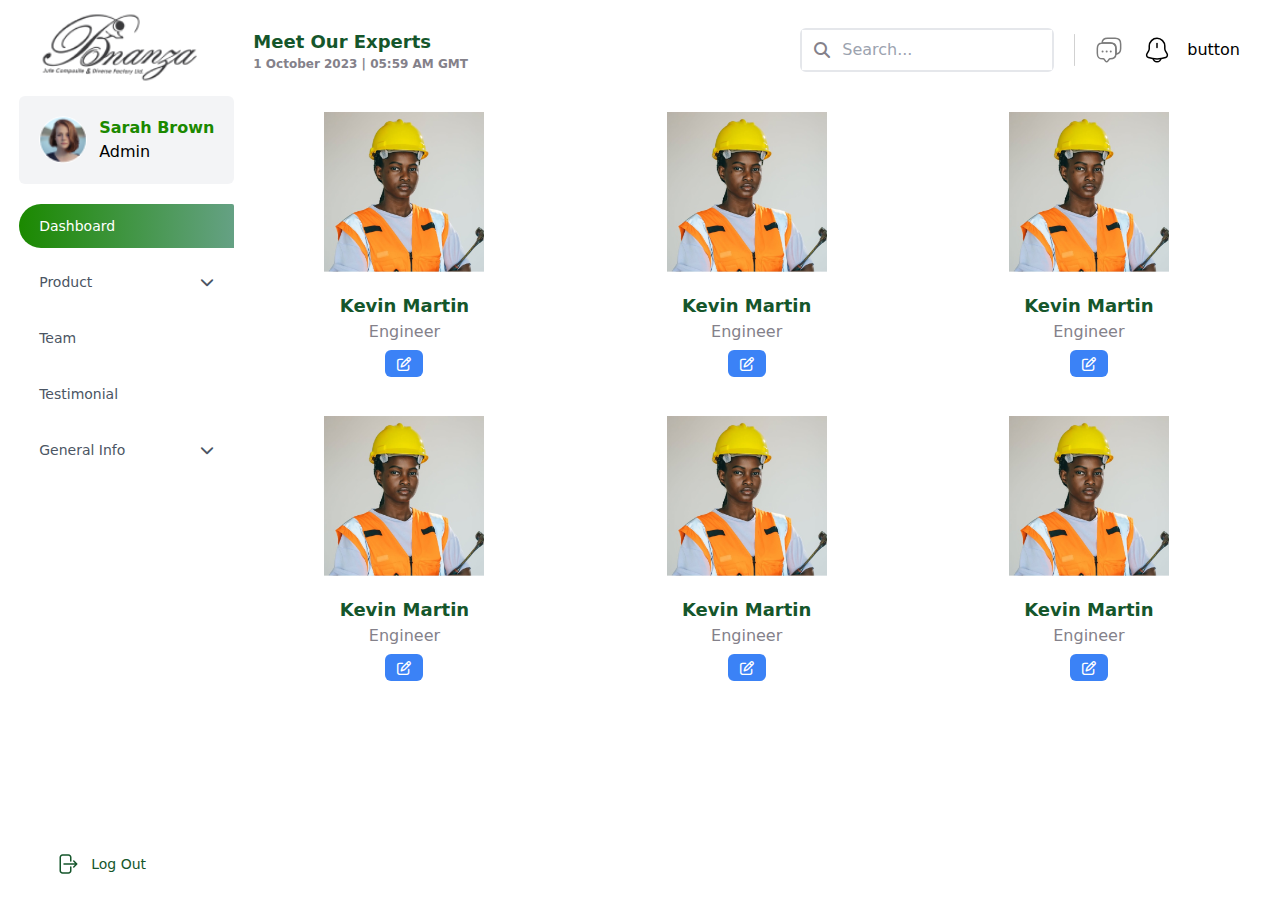
<file: dashboard-team.html>
<!DOCTYPE html>
<html lang="en">
<head>
    <meta charset="UTF-8">
    <meta http-equiv="X-UA-Compatible" content="IE=edge">
    <meta name="viewport" content="width=device-width, initial-scale=1.0">
    <title>Bonaza Dashboard - Team</title>
    <link rel="stylesheet" href="style.css">
    <link rel="stylesheet" href="output.css">
    <link rel="stylesheet" href="https://cdnjs.cloudflare.com/ajax/libs/font-awesome/6.4.0/css/all.min.css" />
    <link rel="stylesheet" href="https://cdn.jsdelivr.net/npm/swiper@9/swiper-bundle.min.css" />
</head>
<body class="font-sans">
  <section class=" max-w-[1920px] ml-auto mr-auto">

    <!-- Navigation Menu -->
    <div class="relative">
        
      <nav class="bg-white fixed min-[2000px]:absolute top-0 flex flex-row xl:flex-col justify-between xl:h-full custom-container shadow-sm xl:shadow-none w-full xl:w-fit z-10">
          
          <div class="">

              <a href="index.html" class="h-12 w-12"><img class="h-20 xl:h-24 2xl:h-28" src="img/Logo.png" alt=""></a>

              <a class="xl:bg-gray-100 p-5 flex items-center mx-auto rounded-md gap-3 pl-5 absolute xl:static top-1 right-20 md:right-36" href="dashboard-profile.html">
                <img src="img/admin.png" alt="" class="h-8 w-8 xl:h-12 xl:w-12 rounded-[50%]">
                <div class="hidden xl:block">
                  <p class="text-primaryColor font-semibold">Sarah Brown</p>
                  <p>Admin</p>
                </div>
              </a>

              <div class="bg-white xl:bg-transparent hidden xl:grid absolute xl:static top-12 right-0 z-10 rounded-sm py-5 xl:py-0 2xl:py-5 max-h-[800px] xl:max-h-[280px] 2xl:max-h-[700px] overflow-y-auto scroll-h min-w-[195px] scroll-smooth shadow-md xl:shadow-none mt-5" id="toggle-menu">

                  <a class="accordion-button menu-list menu-list-active" href="index.html">
                      <span>Dashboard</span>
                  </a>

                  <button class="accordion-button menu-list mt-3">
                      <span>Product</span>
                      <i class="ml-auto fa-solid fa-chevron-down"></i>
                  </button>

                    <ul class="menu-collapse hidden">
                      <li><a href="dashboard-productList.html">Products</a></li>
                      <li><a href="dashboard-productCategory.html">Categories</a></li>
                    </ul>

                  <a class="accordion-button menu-list mt-3" href="dashboard-team.html">
                      <span>Team</span>
                  </a>

                  <a class="accordion-button menu-list mt-3" href="dashboard-testimonial.html">
                    <span>Testimonial</span>
                  </a>

                  <button class="accordion-button menu-list mt-3">
                    <span>General Info</span>
                    <i class="ml-auto fa-solid fa-chevron-down"></i>
                  </button>

                  <ul class="menu-collapse hidden">
                    <li><a href="dashboard-addCountry.html">Country</a></li>
                    <li><a href="dashboard-homeBanner.html">Homepage Banner</a></li>
                    <li><a href="dashboard-footerInformation.html">Footer Info</a></li>
                  </ul>
                   

                    


              </div>

          </div>

          <!-- Logout Menu Section -->
          <div class="flex items-center px-0 xl:px-4 xl:py-3 xl:mt-10">
              <a class="text-secondaryColor hover:text-red-500 hover:bg-transparent flex gap-3 items-center font-medium text-sm px-5 py-3 rounded-l-full" href="#">
                  <svg width="24" height="24" viewBox="0 0 24 24" fill="none" xmlns="http://www.w3.org/2000/svg">
                      <path d="M15.75 9V5.25C15.75 4.65326 15.5129 4.08097 15.091 3.65901C14.669 3.23705 14.0967 3 13.5 3H7.5C6.90326 3 6.33097 3.23705 5.90901 3.65901C5.48705 4.08097 5.25 4.65326 5.25 5.25V18.75C5.25 19.3467 5.48705 19.919 5.90901 20.341C6.33097 20.7629 6.90326 21 7.5 21H13.5C14.0967 21 14.669 20.7629 15.091 20.341C15.5129 19.919 15.75 19.3467 15.75 18.75V15M18.75 15L21.75 12M21.75 12L18.75 9M21.75 12H9" stroke="#15562B" stroke-width="1.5" stroke-linecap="round" stroke-linejoin="round"/>
                      </svg>
                      
                      
                  <span class="hidden md:block">Log Out</span>
              </a>
              
              <button class="block xl:hidden" id="toggle-button">
                  <svg class="-mr-[1px]" height="24px" width="24px" fill="none" stroke="currentColor" stroke-width="1.5" viewBox="0 0 24 24" xmlns="http://www.w3.org/2000/svg" aria-hidden="true">
                      <path stroke-linecap="round" stroke-linejoin="round" d="M3.75 6.75h16.5M3.75 12h16.5m-16.5 5.25h16.5"></path>
                    </svg>
              </button>    
              </a>

          </div>
              
       

      </nav>
      
  </div>




    <!-- Right Side Section -->
    <div class="ml-auto w-full xl:w-5/6 px-0 xl:px-5 py-2 mt-16 xl:mt-0">


       <!-- Project Overview Header -->

        <section class="flex flex-col xl:flex-row xl:items-center justify-between px-5 py-2 xl:py-5 gap-4">

          
            <div>
              <p class="text-lg font-bold text-secondaryColor">Meet Our Experts</p>
              <p class="text-xs text-tColor font-semibold">1 October  2023 | 05:59 AM GMT</p>
            </div>

            <!-- Notification & User -->
            <div class="text-xs xl:text-base flex items-center gap-3 xl:gap-5 ml-auto">


                <!-- Search Box -->
                <div class="bg-white relative border-2 rounded-md">
                  <input class="py-2 pr-3 pl-10 focus:outline-none max-w-[250px]" type="text" placeholder="Search...">
                  <i class="fa-solid fa-magnifying-glass absolute top-1/2 left-3 -translate-y-1/2 text-tColor"></i>
                </div>

                <svg width="1" height="32" viewBox="0 0 1 32" fill="none" xmlns="http://www.w3.org/2000/svg">
                  <line x1="0.5" y1="0.5" x2="0.499999" y2="31.5" stroke="#D1D1D1" stroke-linecap="round"/>
                  </svg>
                  
                
                <a class="" href="#">
                  <svg width="28" height="28" viewBox="0 0 28 28" fill="none" xmlns="http://www.w3.org/2000/svg">
                    <path d="M20.9766 12.5883V17.255C20.9766 17.5583 20.9649 17.85 20.9299 18.13C20.6616 21.28 18.8066 22.8433 15.3883 22.8433H14.9216C14.6299 22.8433 14.3499 22.9833 14.1749 23.2167L12.7749 25.0833C12.1566 25.9117 11.1533 25.9117 10.5349 25.0833L9.1349 23.2167C8.98324 23.0183 8.64492 22.8433 8.38825 22.8433H7.9216C4.19993 22.8433 2.33325 21.9217 2.33325 17.255V12.5883C2.33325 9.17001 3.90826 7.31501 7.0466 7.04668C7.3266 7.01168 7.61826 7 7.9216 7H15.3883C19.1099 7 20.9766 8.86668 20.9766 12.5883Z" stroke="#7C7C7C" stroke-width="1.5" stroke-miterlimit="10" stroke-linecap="round" stroke-linejoin="round"/>
                    <path d="M25.6433 7.9216V12.5883C25.6433 16.0183 24.0683 17.8616 20.93 18.1299C20.965 17.8499 20.9766 17.5583 20.9766 17.2549V12.5883C20.9766 8.8666 19.11 6.99992 15.3883 6.99992H7.92163C7.6183 6.99992 7.32663 7.0116 7.04663 7.0466C7.31496 3.90826 9.16996 2.33325 12.5883 2.33325H20.055C23.7766 2.33325 25.6433 4.19993 25.6433 7.9216Z" stroke="#7C7C7C" stroke-width="1.5" stroke-miterlimit="10" stroke-linecap="round" stroke-linejoin="round"/>
                    <path d="M15.7448 15.4583H15.7553" stroke="#7C7C7C" stroke-width="2" stroke-linecap="round" stroke-linejoin="round"/>
                    <path d="M11.6613 15.4583H11.6718" stroke="#7C7C7C" stroke-width="2" stroke-linecap="round" stroke-linejoin="round"/>
                    <path d="M7.57808 15.4583H7.58858" stroke="#7C7C7C" stroke-width="2" stroke-linecap="round" stroke-linejoin="round"/>
                    </svg>
                    
                </a>

                <a class="" href="#">
                  <svg width="28" height="28" viewBox="0 0 28 28" fill="none" xmlns="http://www.w3.org/2000/svg">
                    <path d="M14 7.51343V11.3984" stroke="black" stroke-width="1.5" stroke-miterlimit="10" stroke-linecap="round"/>
                    <path d="M14.0232 2.33325C9.72988 2.33325 6.25321 5.80992 6.25321 10.1033V12.5533C6.25321 13.3466 5.92655 14.5366 5.51821 15.2133L4.03655 17.6866C3.12655 19.2149 3.75655 20.9183 5.43655 21.4783C11.0132 23.3333 17.0449 23.3333 22.6215 21.4783C24.1965 20.9533 24.8732 19.1099 24.0215 17.6866L22.5399 15.2133C22.1315 14.5366 21.8049 13.3349 21.8049 12.5533V10.1033C21.7932 5.83325 18.2932 2.33325 14.0232 2.33325Z" stroke="black" stroke-width="1.5" stroke-miterlimit="10" stroke-linecap="round"/>
                    <path d="M17.885 21.9568C17.885 24.0918 16.135 25.8418 14 25.8418C12.9383 25.8418 11.9583 25.3985 11.2583 24.6985C10.5583 23.9985 10.115 23.0185 10.115 21.9568" stroke="black" stroke-width="1.5" stroke-miterlimit="10"/>
                    </svg>
                    
                </a>

            </div>
            button
        </section>




        <section class="px-5 py-5 grid grid-cols-2 xl:grid-cols-3 gap-5 xl:gap-10">

          <div class="text-center">
            <div class="h-40 w-40 mx-auto">
              <img src="img/expert.jpg" alt="">
            </div>
            <p class="text-lg font-bold text-secondaryColor mt-5">Kevin Martin</p>
            <p class="text-tColor mb-2">Engineer</p>
            <a class="bg-blue-500 text-white px-3 py-1 rounded-md" href="dashboard-teamSingle.html"><i class="fa-regular fa-pen-to-square text-sm"></i></a>
          </div>

          <div class="text-center">
            <div class="h-40 w-40 mx-auto">
              <img src="img/expert.jpg" alt="">
            </div>
            <p class="text-lg font-bold text-secondaryColor mt-5">Kevin Martin</p>
            <p class="text-tColor mb-2">Engineer</p>
            <a class="bg-blue-500 text-white px-3 py-1 rounded-md" href="dashboard-teamSingle.html"><i class="fa-regular fa-pen-to-square text-sm"></i></a>
          </div>

          <div class="text-center">
            <div class="h-40 w-40 mx-auto">
              <img src="img/expert.jpg" alt="">
            </div>
            <p class="text-lg font-bold text-secondaryColor mt-5">Kevin Martin</p>
            <p class="text-tColor mb-2">Engineer</p>
            <a class="bg-blue-500 text-white px-3 py-1 rounded-md" href="dashboard-teamSingle.html"><i class="fa-regular fa-pen-to-square text-sm"></i></a>
          </div>

          <div class="text-center">
            <div class="h-40 w-40 mx-auto">
              <img src="img/expert.jpg" alt="">
            </div>
            <p class="text-lg font-bold text-secondaryColor mt-5">Kevin Martin</p>
            <p class="text-tColor mb-2">Engineer</p>
            <a class="bg-blue-500 text-white px-3 py-1 rounded-md" href="dashboard-teamSingle.html"><i class="fa-regular fa-pen-to-square text-sm"></i></a>
          </div>

          <div class="text-center">
            <div class="h-40 w-40 mx-auto">
              <img src="img/expert.jpg" alt="">
            </div>
            <p class="text-lg font-bold text-secondaryColor mt-5">Kevin Martin</p>
            <p class="text-tColor mb-2">Engineer</p>
            <a class="bg-blue-500 text-white px-3 py-1 rounded-md" href="dashboard-teamSingle.html"><i class="fa-regular fa-pen-to-square text-sm"></i></a>
          </div>

          <div class="text-center">
            <div class="h-40 w-40 mx-auto">
              <img src="img/expert.jpg" alt="">
            </div>
            <p class="text-lg font-bold text-secondaryColor mt-5">Kevin Martin</p>
            <p class="text-tColor mb-2">Engineer</p>
            <a class="bg-blue-500 text-white px-3 py-1 rounded-md" href="dashboard-teamSingle.html"><i class="fa-regular fa-pen-to-square text-sm"></i></a>
          </div>

        </section>

    

    </div>

</section>





<!-- Header Section Script -->
<script> 
  // Menu toggle button 
    const toggleButton = document.getElementById("toggle-button");
    const toggleMenu = document.getElementById("toggle-menu");
    var toggleCounter = 1;
    toggleButton.onclick = function () {
      toggleCounter++;
      if(toggleCounter%2 == 0){
        toggleMenu.classList.remove("hidden");
        toggleMenu.classList.add("grid");
      }
      else{
        toggleMenu.classList.remove("grid");
        toggleMenu.classList.add("hidden");
      }
    }


  </script>


<!-- Accordion Script -->
<script>
  const accordionButtons = document.querySelectorAll('.accordion-button');
  const accordionMenu = document.querySelectorAll('.menu-collapse');

  accordionButtons.forEach(button => {
    button.addEventListener('click', () => {
      const accordionCollapse = button.nextElementSibling;
      button.setAttribute('aria-expanded', button.getAttribute('aria-expanded') === 'false' ? 'true' : 'false');
      accordionCollapse.classList.toggle('hidden');
    });
  });

  // Set all accordion items to collapsed state by default
  document.querySelectorAll('.menu-collapse').forEach(collapse => {
    collapse.classList.add('hidden');
  });


</script>


<!-- Table Script -->
<script>
  const tableButtons = document.querySelectorAll('.table-button');
  const tableMenu = document.querySelectorAll('.table-collapse');
  const tableClose = document.querySelectorAll('.table-close');

  tableButtons.forEach(button => {
    button.addEventListener('click', () => {
      const tableCollapse = button.nextElementSibling;
      button.setAttribute('aria-expanded', button.getAttribute('aria-expanded') === 'false' ? 'true' : 'false');
      tableCollapse.classList.toggle('hidden');
    });
  });

  tableClose.forEach(button => {
    button.addEventListener('click', () => {
      const tableCollapse = button.parentElement.parentElement.parentElement;
      button.setAttribute('aria-expanded', button.getAttribute('aria-expanded') === 'false' ? 'true' : 'false');
      tableCollapse.classList.toggle('hidden');
    });
  });

</script>

<script>
  const tables = document.querySelectorAll('.table-collapse');
  window.onclick = function (event) {
  for (let table of tables){
  if (event.target == table) {
    table.classList.toggle('hidden');
  }
}
};
</script>



</body>
</html>
</file>
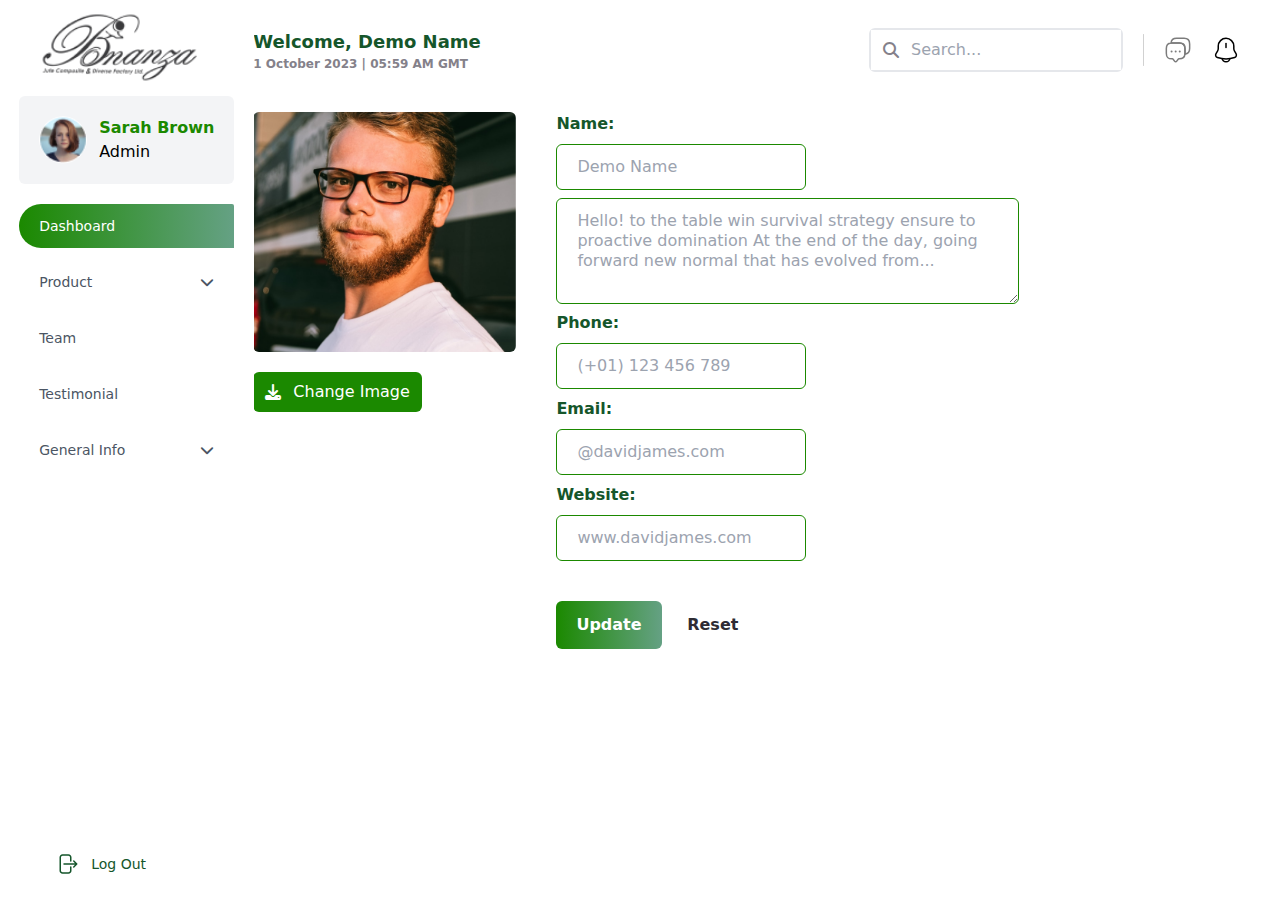
<file: dashboard-teamSingle.html>
<!DOCTYPE html>
<html lang="en">
<head>
    <meta charset="UTF-8">
    <meta http-equiv="X-UA-Compatible" content="IE=edge">
    <meta name="viewport" content="width=device-width, initial-scale=1.0">
    <title>Bonaza Dashboard - Team Single</title>
    <link rel="stylesheet" href="style.css">
    <link rel="stylesheet" href="output.css">
    <link rel="stylesheet" href="https://cdnjs.cloudflare.com/ajax/libs/font-awesome/6.4.0/css/all.min.css" />
    <link rel="stylesheet" href="https://cdn.jsdelivr.net/npm/swiper@9/swiper-bundle.min.css" />
</head>
<body class="font-sans">
  <section class=" max-w-[1920px] ml-auto mr-auto">

    <!-- Navigation Menu -->
    <div class="relative">
        
      <nav class="bg-white fixed min-[2000px]:absolute top-0 flex flex-row xl:flex-col justify-between xl:h-full custom-container shadow-sm xl:shadow-none w-full xl:w-fit z-10">
          
          <div class="">

              <a href="index.html" class="h-12 w-12"><img class="h-20 xl:h-24 2xl:h-28" src="img/Logo.png" alt=""></a>

              <a class="xl:bg-gray-100 p-5 flex items-center mx-auto rounded-md gap-3 pl-5 absolute xl:static top-1 right-20 md:right-36" href="dashboard-profile.html">
                <img src="img/admin.png" alt="" class="h-8 w-8 xl:h-12 xl:w-12 rounded-[50%]">
                <div class="hidden xl:block">
                  <p class="text-primaryColor font-semibold">Sarah Brown</p>
                  <p>Admin</p>
                </div>
              </a>

              <div class="bg-white xl:bg-transparent hidden xl:grid absolute xl:static top-12 right-0 z-10 rounded-sm py-5 xl:py-0 2xl:py-5 max-h-[800px] xl:max-h-[280px] 2xl:max-h-[700px] overflow-y-auto scroll-h min-w-[195px] scroll-smooth shadow-md xl:shadow-none mt-5" id="toggle-menu">

                  <a class="accordion-button menu-list menu-list-active" href="index.html">
                      <span>Dashboard</span>
                  </a>

                  <button class="accordion-button menu-list mt-3">
                      <span>Product</span>
                      <i class="ml-auto fa-solid fa-chevron-down"></i>
                  </button>

                    <ul class="menu-collapse hidden">
                      <li><a href="dashboard-productList.html">Products</a></li>
                      <li><a href="dashboard-productCategory.html">Categories</a></li>
                    </ul>

                  <a class="accordion-button menu-list mt-3" href="dashboard-team.html">
                      <span>Team</span>
                  </a>

                  <a class="accordion-button menu-list mt-3" href="dashboard-testimonial.html">
                    <span>Testimonial</span>
                  </a>

                  <button class="accordion-button menu-list mt-3">
                    <span>General Info</span>
                    <i class="ml-auto fa-solid fa-chevron-down"></i>
                  </button>

                  <ul class="menu-collapse hidden">
                    <li><a href="dashboard-addCountry.html">Country</a></li>
                    <li><a href="dashboard-homeBanner.html">Homepage Banner</a></li>
                    <li><a href="dashboard-footerInformation.html">Footer Info</a></li>
                  </ul>
                   

                    


              </div>

          </div>

          <!-- Logout Menu Section -->
          <div class="flex items-center px-0 xl:px-4 xl:py-3 xl:mt-10">
              <a class="text-secondaryColor hover:text-red-500 hover:bg-transparent flex gap-3 items-center font-medium text-sm px-5 py-3 rounded-l-full" href="#">
                  <svg width="24" height="24" viewBox="0 0 24 24" fill="none" xmlns="http://www.w3.org/2000/svg">
                      <path d="M15.75 9V5.25C15.75 4.65326 15.5129 4.08097 15.091 3.65901C14.669 3.23705 14.0967 3 13.5 3H7.5C6.90326 3 6.33097 3.23705 5.90901 3.65901C5.48705 4.08097 5.25 4.65326 5.25 5.25V18.75C5.25 19.3467 5.48705 19.919 5.90901 20.341C6.33097 20.7629 6.90326 21 7.5 21H13.5C14.0967 21 14.669 20.7629 15.091 20.341C15.5129 19.919 15.75 19.3467 15.75 18.75V15M18.75 15L21.75 12M21.75 12L18.75 9M21.75 12H9" stroke="#15562B" stroke-width="1.5" stroke-linecap="round" stroke-linejoin="round"/>
                      </svg>
                      
                      
                  <span class="hidden md:block">Log Out</span>
              </a>
              
              <button class="block xl:hidden" id="toggle-button">
                  <svg class="-mr-[1px]" height="24px" width="24px" fill="none" stroke="currentColor" stroke-width="1.5" viewBox="0 0 24 24" xmlns="http://www.w3.org/2000/svg" aria-hidden="true">
                      <path stroke-linecap="round" stroke-linejoin="round" d="M3.75 6.75h16.5M3.75 12h16.5m-16.5 5.25h16.5"></path>
                    </svg>
              </button>    
              </a>

          </div>
              
       

      </nav>
      
  </div>



    <!-- Right Side Section -->
    <div class="ml-auto w-full xl:w-5/6 px-0 xl:px-5 py-2 mt-16 xl:mt-0">


       <!-- Project Overview Header -->

        <section class="flex flex-col xl:flex-row xl:items-center justify-between px-5 py-2 xl:py-5 gap-4">

          
            <div>
              <p class="text-lg font-bold text-secondaryColor"><span>Welcome,</span> <span>Demo Name</span></p>
              <p class="text-xs text-tColor font-semibold">1 October  2023 | 05:59 AM GMT</p>
            </div>

            <!-- Notification & User -->
            <div class="text-xs xl:text-base flex items-center gap-3 xl:gap-5 ml-auto">


                <!-- Search Box -->
                <div class="bg-white relative border-2 rounded-md">
                  <input class="py-2 pr-3 pl-10 focus:outline-none max-w-[250px]" type="text" placeholder="Search...">
                  <i class="fa-solid fa-magnifying-glass absolute top-1/2 left-3 -translate-y-1/2 text-tColor"></i>
                </div>

                <svg width="1" height="32" viewBox="0 0 1 32" fill="none" xmlns="http://www.w3.org/2000/svg">
                  <line x1="0.5" y1="0.5" x2="0.499999" y2="31.5" stroke="#D1D1D1" stroke-linecap="round"/>
                  </svg>
                  
                
                <a class="" href="#">
                  <svg width="28" height="28" viewBox="0 0 28 28" fill="none" xmlns="http://www.w3.org/2000/svg">
                    <path d="M20.9766 12.5883V17.255C20.9766 17.5583 20.9649 17.85 20.9299 18.13C20.6616 21.28 18.8066 22.8433 15.3883 22.8433H14.9216C14.6299 22.8433 14.3499 22.9833 14.1749 23.2167L12.7749 25.0833C12.1566 25.9117 11.1533 25.9117 10.5349 25.0833L9.1349 23.2167C8.98324 23.0183 8.64492 22.8433 8.38825 22.8433H7.9216C4.19993 22.8433 2.33325 21.9217 2.33325 17.255V12.5883C2.33325 9.17001 3.90826 7.31501 7.0466 7.04668C7.3266 7.01168 7.61826 7 7.9216 7H15.3883C19.1099 7 20.9766 8.86668 20.9766 12.5883Z" stroke="#7C7C7C" stroke-width="1.5" stroke-miterlimit="10" stroke-linecap="round" stroke-linejoin="round"/>
                    <path d="M25.6433 7.9216V12.5883C25.6433 16.0183 24.0683 17.8616 20.93 18.1299C20.965 17.8499 20.9766 17.5583 20.9766 17.2549V12.5883C20.9766 8.8666 19.11 6.99992 15.3883 6.99992H7.92163C7.6183 6.99992 7.32663 7.0116 7.04663 7.0466C7.31496 3.90826 9.16996 2.33325 12.5883 2.33325H20.055C23.7766 2.33325 25.6433 4.19993 25.6433 7.9216Z" stroke="#7C7C7C" stroke-width="1.5" stroke-miterlimit="10" stroke-linecap="round" stroke-linejoin="round"/>
                    <path d="M15.7448 15.4583H15.7553" stroke="#7C7C7C" stroke-width="2" stroke-linecap="round" stroke-linejoin="round"/>
                    <path d="M11.6613 15.4583H11.6718" stroke="#7C7C7C" stroke-width="2" stroke-linecap="round" stroke-linejoin="round"/>
                    <path d="M7.57808 15.4583H7.58858" stroke="#7C7C7C" stroke-width="2" stroke-linecap="round" stroke-linejoin="round"/>
                    </svg>
                    
                </a>

                <a class="" href="#">
                  <svg width="28" height="28" viewBox="0 0 28 28" fill="none" xmlns="http://www.w3.org/2000/svg">
                    <path d="M14 7.51343V11.3984" stroke="black" stroke-width="1.5" stroke-miterlimit="10" stroke-linecap="round"/>
                    <path d="M14.0232 2.33325C9.72988 2.33325 6.25321 5.80992 6.25321 10.1033V12.5533C6.25321 13.3466 5.92655 14.5366 5.51821 15.2133L4.03655 17.6866C3.12655 19.2149 3.75655 20.9183 5.43655 21.4783C11.0132 23.3333 17.0449 23.3333 22.6215 21.4783C24.1965 20.9533 24.8732 19.1099 24.0215 17.6866L22.5399 15.2133C22.1315 14.5366 21.8049 13.3349 21.8049 12.5533V10.1033C21.7932 5.83325 18.2932 2.33325 14.0232 2.33325Z" stroke="black" stroke-width="1.5" stroke-miterlimit="10" stroke-linecap="round"/>
                    <path d="M17.885 21.9568C17.885 24.0918 16.135 25.8418 14 25.8418C12.9383 25.8418 11.9583 25.3985 11.2583 24.6985C10.5583 23.9985 10.115 23.0185 10.115 21.9568" stroke="black" stroke-width="1.5" stroke-miterlimit="10"/>
                    </svg>
                    
                </a>

            </div>
            
        </section>




        <section class="px-5 py-5 flex flex-col xl:flex-row gap-10">
          
          <div>
            <div class="h-60 flex items-center justify-center overflow-hidden rounded-md">
              <img src="img/user.png" alt="" class="h-60 w-fit">
            </div>
            <button class="flex items-center mx-auto xl:mx-0 gap-3 text-white bg-primaryColor w-fit px-3 py-2 rounded-md mt-5">
              <i class="fa-solid fa-download"></i>
              <p>Change Image</p>
            </button>
          </div>


          <form>
            <div>
              <p class="mb-2 font-bold text-secondaryColor">Name:</p>
              <input class="bg-white w-full max-w-[250px] border-[1px] border-primaryColor first-line:appearance-none  rounded-md py-3 px-5 text-gray-800 leading-tight focus:outline-none focus:shadow-outline" id="last-name" type="text" placeholder="Demo Name" />
              <br>
              <textarea id="w3review" name="w3review" rows="4" cols="50" placeholder="Hello! to the table win survival strategy ensure to proactive domination At the end of the day, going forward new normal that has evolved from..." class="bg-white w-full max-w-[500px] border-[1px] border-primaryColor first-line:appearance-none  rounded-md py-3 px-5 text-gray-800 leading-tight focus:outline-none focus:shadow-outline mt-2"></textarea>
            </div>

            <div>
              <p class="mb-2 font-bold text-secondaryColor">Phone:</p>
              <input class="bg-white w-full max-w-[250px] border-[1px] border-primaryColor first-line:appearance-none  rounded-md py-3 px-5 text-gray-800 leading-tight focus:outline-none focus:shadow-outline" id="last-name" type="number" placeholder="(+01) 123 456 789" />
            </div>

            <div>
              <p class="mt-2 mb-2 font-bold text-secondaryColor">Email:</p>
              <input class="bg-white w-full max-w-[250px] border-[1px] border-primaryColor first-line:appearance-none  rounded-md py-3 px-5 text-gray-800 leading-tight focus:outline-none focus:shadow-outline" id="last-name" type="email" placeholder="@davidjames.com" />
            </div>

            <div>
              <p class="mt-2 mb-2 font-bold text-secondaryColor">Website:</p>
              <input class="bg-white w-full max-w-[250px] border-[1px] border-primaryColor first-line:appearance-none  rounded-md py-3 px-5 text-gray-800 leading-tight focus:outline-none focus:shadow-outline" id="last-name" type="text" placeholder="www.davidjames.com" />
            </div>

            <div class="mt-5 font-semibold">
              <button class="gradient-color text-white px-5 py-3 rounded-md">Update</button>
              <button class="px-5 py-3 mt-5 rounded-md text-tColor2">Reset</button>
            </div>

          </form>


        </section>
    

    </div>

</section>





<!-- Header Section Script -->
<script> 
  // Menu toggle button 
    const toggleButton = document.getElementById("toggle-button");
    const toggleMenu = document.getElementById("toggle-menu");
    var toggleCounter = 1;
    toggleButton.onclick = function () {
      toggleCounter++;
      if(toggleCounter%2 == 0){
        toggleMenu.classList.remove("hidden");
        toggleMenu.classList.add("grid");
      }
      else{
        toggleMenu.classList.remove("grid");
        toggleMenu.classList.add("hidden");
      }
    }


  </script>


<!-- Accordion Script -->
<script>
  const accordionButtons = document.querySelectorAll('.accordion-button');
  const accordionMenu = document.querySelectorAll('.menu-collapse');

  accordionButtons.forEach(button => {
    button.addEventListener('click', () => {
      const accordionCollapse = button.nextElementSibling;
      button.setAttribute('aria-expanded', button.getAttribute('aria-expanded') === 'false' ? 'true' : 'false');
      accordionCollapse.classList.toggle('hidden');
    });
  });

  // Set all accordion items to collapsed state by default
  document.querySelectorAll('.menu-collapse').forEach(collapse => {
    collapse.classList.add('hidden');
  });


</script>


<!-- Table Script -->
<script>
  const tableButtons = document.querySelectorAll('.table-button');
  const tableMenu = document.querySelectorAll('.table-collapse');
  const tableClose = document.querySelectorAll('.table-close');

  tableButtons.forEach(button => {
    button.addEventListener('click', () => {
      const tableCollapse = button.nextElementSibling;
      button.setAttribute('aria-expanded', button.getAttribute('aria-expanded') === 'false' ? 'true' : 'false');
      tableCollapse.classList.toggle('hidden');
    });
  });

  tableClose.forEach(button => {
    button.addEventListener('click', () => {
      const tableCollapse = button.parentElement.parentElement.parentElement;
      button.setAttribute('aria-expanded', button.getAttribute('aria-expanded') === 'false' ? 'true' : 'false');
      tableCollapse.classList.toggle('hidden');
    });
  });

</script>

<script>
  const tables = document.querySelectorAll('.table-collapse');
  window.onclick = function (event) {
  for (let table of tables){
  if (event.target == table) {
    table.classList.toggle('hidden');
  }
}
};
</script>



</body>
</html>
</file>
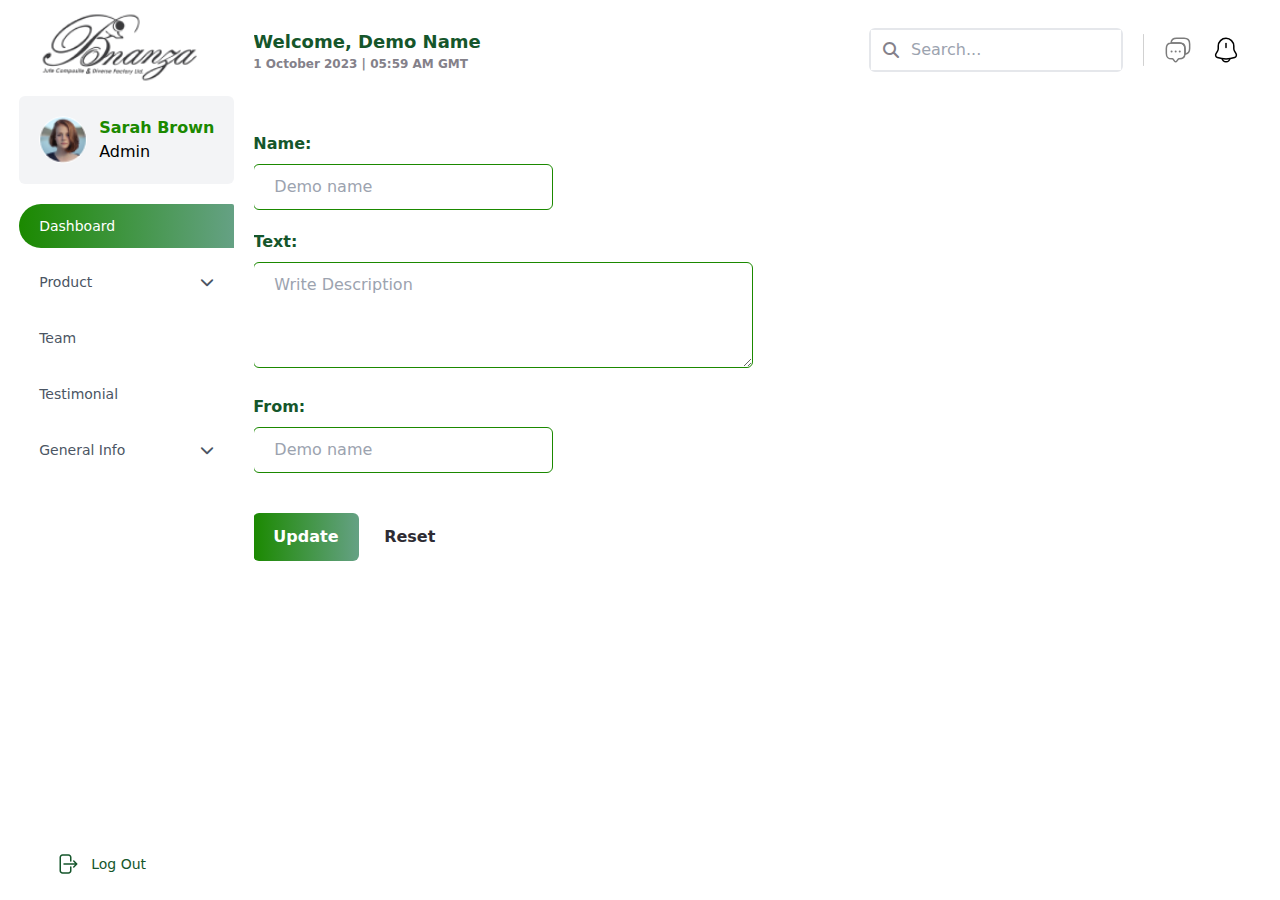
<file: dashboard-testimonial.html>
<!DOCTYPE html>
<html lang="en">
<head>
    <meta charset="UTF-8">
    <meta http-equiv="X-UA-Compatible" content="IE=edge">
    <meta name="viewport" content="width=device-width, initial-scale=1.0">
    <title>Bonaza Dashboard - Testimonial</title>
    <link rel="stylesheet" href="style.css">
    <link rel="stylesheet" href="output.css">
    <link rel="stylesheet" href="https://cdnjs.cloudflare.com/ajax/libs/font-awesome/6.4.0/css/all.min.css" />
    <link rel="stylesheet" href="https://cdn.jsdelivr.net/npm/swiper@9/swiper-bundle.min.css" />
</head>
<body class="font-sans">
  <section class=" max-w-[1920px] ml-auto mr-auto">

    <!-- Navigation Menu -->
    <div class="relative">
        
      <nav class="bg-white fixed min-[2000px]:absolute top-0 flex flex-row xl:flex-col justify-between xl:h-full custom-container shadow-sm xl:shadow-none w-full xl:w-fit z-10">
          
          <div class="">

              <a href="index.html" class="h-12 w-12"><img class="h-20 xl:h-24 2xl:h-28" src="img/Logo.png" alt=""></a>

              <a class="xl:bg-gray-100 p-5 flex items-center mx-auto rounded-md gap-3 pl-5 absolute xl:static top-1 right-20 md:right-36" href="dashboard-profile.html">
                <img src="img/admin.png" alt="" class="h-8 w-8 xl:h-12 xl:w-12 rounded-[50%]">
                <div class="hidden xl:block">
                  <p class="text-primaryColor font-semibold">Sarah Brown</p>
                  <p>Admin</p>
                </div>
              </a>

              <div class="bg-white xl:bg-transparent hidden xl:grid absolute xl:static top-12 right-0 z-10 rounded-sm py-5 xl:py-0 2xl:py-5 max-h-[800px] xl:max-h-[280px] 2xl:max-h-[700px] overflow-y-auto scroll-h min-w-[195px] scroll-smooth shadow-md xl:shadow-none mt-5" id="toggle-menu">

                  <a class="accordion-button menu-list menu-list-active" href="index.html">
                      <span>Dashboard</span>
                  </a>

                  <button class="accordion-button menu-list mt-3">
                      <span>Product</span>
                      <i class="ml-auto fa-solid fa-chevron-down"></i>
                  </button>

                    <ul class="menu-collapse hidden">
                      <li><a href="dashboard-productList.html">Products</a></li>
                      <li><a href="dashboard-productCategory.html">Categories</a></li>
                    </ul>

                  <a class="accordion-button menu-list mt-3" href="dashboard-team.html">
                      <span>Team</span>
                  </a>

                  <a class="accordion-button menu-list mt-3" href="dashboard-testimonial.html">
                    <span>Testimonial</span>
                  </a>

                  <button class="accordion-button menu-list mt-3">
                    <span>General Info</span>
                    <i class="ml-auto fa-solid fa-chevron-down"></i>
                  </button>

                  <ul class="menu-collapse hidden">
                    <li><a href="dashboard-addCountry.html">Country</a></li>
                    <li><a href="dashboard-homeBanner.html">Homepage Banner</a></li>
                    <li><a href="dashboard-footerInformation.html">Footer Info</a></li>
                  </ul>
                   

                    


              </div>

          </div>

          <!-- Logout Menu Section -->
          <div class="flex items-center px-0 xl:px-4 xl:py-3 xl:mt-10">
              <a class="text-secondaryColor hover:text-red-500 hover:bg-transparent flex gap-3 items-center font-medium text-sm px-5 py-3 rounded-l-full" href="#">
                  <svg width="24" height="24" viewBox="0 0 24 24" fill="none" xmlns="http://www.w3.org/2000/svg">
                      <path d="M15.75 9V5.25C15.75 4.65326 15.5129 4.08097 15.091 3.65901C14.669 3.23705 14.0967 3 13.5 3H7.5C6.90326 3 6.33097 3.23705 5.90901 3.65901C5.48705 4.08097 5.25 4.65326 5.25 5.25V18.75C5.25 19.3467 5.48705 19.919 5.90901 20.341C6.33097 20.7629 6.90326 21 7.5 21H13.5C14.0967 21 14.669 20.7629 15.091 20.341C15.5129 19.919 15.75 19.3467 15.75 18.75V15M18.75 15L21.75 12M21.75 12L18.75 9M21.75 12H9" stroke="#15562B" stroke-width="1.5" stroke-linecap="round" stroke-linejoin="round"/>
                      </svg>
                      
                      
                  <span class="hidden md:block">Log Out</span>
              </a>
              
              <button class="block xl:hidden" id="toggle-button">
                  <svg class="-mr-[1px]" height="24px" width="24px" fill="none" stroke="currentColor" stroke-width="1.5" viewBox="0 0 24 24" xmlns="http://www.w3.org/2000/svg" aria-hidden="true">
                      <path stroke-linecap="round" stroke-linejoin="round" d="M3.75 6.75h16.5M3.75 12h16.5m-16.5 5.25h16.5"></path>
                    </svg>
              </button>    
              </a>

          </div>
              
       

      </nav>
      
  </div>




    <!-- Right Side Section -->
    <div class="ml-auto w-full xl:w-5/6 px-0 xl:px-5 py-2 mt-16 xl:mt-0">


       <!-- Project Overview Header -->

        <section class="flex flex-col xl:flex-row xl:items-center justify-between px-5 py-2 xl:py-5 gap-4">

          
            <div>
              <p class="text-lg font-bold text-secondaryColor"><span>Welcome,</span> <span>Demo Name</span></p>
              <p class="text-xs text-tColor font-semibold">1 October  2023 | 05:59 AM GMT</p>
            </div>

            <!-- Notification & User -->
            <div class="text-xs xl:text-base flex items-center gap-3 xl:gap-5 ml-auto">


                <!-- Search Box -->
                <div class="bg-white relative border-2 rounded-md">
                  <input class="py-2 pr-3 pl-10 focus:outline-none max-w-[250px]" type="text" placeholder="Search...">
                  <i class="fa-solid fa-magnifying-glass absolute top-1/2 left-3 -translate-y-1/2 text-tColor"></i>
                </div>

                <svg width="1" height="32" viewBox="0 0 1 32" fill="none" xmlns="http://www.w3.org/2000/svg">
                  <line x1="0.5" y1="0.5" x2="0.499999" y2="31.5" stroke="#D1D1D1" stroke-linecap="round"/>
                  </svg>
                  
                
                <a class="" href="#">
                  <svg width="28" height="28" viewBox="0 0 28 28" fill="none" xmlns="http://www.w3.org/2000/svg">
                    <path d="M20.9766 12.5883V17.255C20.9766 17.5583 20.9649 17.85 20.9299 18.13C20.6616 21.28 18.8066 22.8433 15.3883 22.8433H14.9216C14.6299 22.8433 14.3499 22.9833 14.1749 23.2167L12.7749 25.0833C12.1566 25.9117 11.1533 25.9117 10.5349 25.0833L9.1349 23.2167C8.98324 23.0183 8.64492 22.8433 8.38825 22.8433H7.9216C4.19993 22.8433 2.33325 21.9217 2.33325 17.255V12.5883C2.33325 9.17001 3.90826 7.31501 7.0466 7.04668C7.3266 7.01168 7.61826 7 7.9216 7H15.3883C19.1099 7 20.9766 8.86668 20.9766 12.5883Z" stroke="#7C7C7C" stroke-width="1.5" stroke-miterlimit="10" stroke-linecap="round" stroke-linejoin="round"/>
                    <path d="M25.6433 7.9216V12.5883C25.6433 16.0183 24.0683 17.8616 20.93 18.1299C20.965 17.8499 20.9766 17.5583 20.9766 17.2549V12.5883C20.9766 8.8666 19.11 6.99992 15.3883 6.99992H7.92163C7.6183 6.99992 7.32663 7.0116 7.04663 7.0466C7.31496 3.90826 9.16996 2.33325 12.5883 2.33325H20.055C23.7766 2.33325 25.6433 4.19993 25.6433 7.9216Z" stroke="#7C7C7C" stroke-width="1.5" stroke-miterlimit="10" stroke-linecap="round" stroke-linejoin="round"/>
                    <path d="M15.7448 15.4583H15.7553" stroke="#7C7C7C" stroke-width="2" stroke-linecap="round" stroke-linejoin="round"/>
                    <path d="M11.6613 15.4583H11.6718" stroke="#7C7C7C" stroke-width="2" stroke-linecap="round" stroke-linejoin="round"/>
                    <path d="M7.57808 15.4583H7.58858" stroke="#7C7C7C" stroke-width="2" stroke-linecap="round" stroke-linejoin="round"/>
                    </svg>
                    
                </a>

                <a class="" href="#">
                  <svg width="28" height="28" viewBox="0 0 28 28" fill="none" xmlns="http://www.w3.org/2000/svg">
                    <path d="M14 7.51343V11.3984" stroke="black" stroke-width="1.5" stroke-miterlimit="10" stroke-linecap="round"/>
                    <path d="M14.0232 2.33325C9.72988 2.33325 6.25321 5.80992 6.25321 10.1033V12.5533C6.25321 13.3466 5.92655 14.5366 5.51821 15.2133L4.03655 17.6866C3.12655 19.2149 3.75655 20.9183 5.43655 21.4783C11.0132 23.3333 17.0449 23.3333 22.6215 21.4783C24.1965 20.9533 24.8732 19.1099 24.0215 17.6866L22.5399 15.2133C22.1315 14.5366 21.8049 13.3349 21.8049 12.5533V10.1033C21.7932 5.83325 18.2932 2.33325 14.0232 2.33325Z" stroke="black" stroke-width="1.5" stroke-miterlimit="10" stroke-linecap="round"/>
                    <path d="M17.885 21.9568C17.885 24.0918 16.135 25.8418 14 25.8418C12.9383 25.8418 11.9583 25.3985 11.2583 24.6985C10.5583 23.9985 10.115 23.0185 10.115 21.9568" stroke="black" stroke-width="1.5" stroke-miterlimit="10"/>
                    </svg>
                    
                </a>

            </div>
            
        </section>




        <form class="px-5 py-5">

          <div>
            <p class="mt-5 mb-2 text-secondaryColor font-semibold">Name:</p>
            <input class="bg-white w-full max-w-[300px] border-[1px] border-primaryColor first-line:appearance-none  rounded-md py-3 px-5 text-gray-800 leading-tight focus:outline-none focus:shadow-outline" id="last-name" type="text" placeholder="Demo name" />
          </div>

          <div>
            <p class="mt-5 mb-2 text-secondaryColor font-semibold">Text:</p>
            <textarea id="w3review" name="w3review" rows="4" cols="50" placeholder="Write Description" class="bg-white w-full max-w-[500px] border-[1px] border-primaryColor first-line:appearance-none  rounded-md py-3 px-5 text-gray-800 leading-tight focus:outline-none focus:shadow-outline"></textarea>
          </div>

          <div>
            <p class="mt-5 mb-2 text-secondaryColor font-semibold">From:</p>
            <input class="bg-white w-full max-w-[300px] border-[1px] border-primaryColor first-line:appearance-none  rounded-md py-3 px-5 text-gray-800 leading-tight focus:outline-none focus:shadow-outline" id="last-name" type="text" placeholder="Demo name" />
          </div>

          <div class="mt-5 font-semibold">
            <button class="gradient-color text-white px-5 py-3 rounded-md">Update</button>
            <button class="px-5 py-3 mt-5 rounded-md text-tColor2">Reset</button>
          </div>


        </form>
    

    </div>

</section>





<!-- Header Section Script -->
<script> 
  // Menu toggle button 
    const toggleButton = document.getElementById("toggle-button");
    const toggleMenu = document.getElementById("toggle-menu");
    var toggleCounter = 1;
    toggleButton.onclick = function () {
      toggleCounter++;
      if(toggleCounter%2 == 0){
        toggleMenu.classList.remove("hidden");
        toggleMenu.classList.add("grid");
      }
      else{
        toggleMenu.classList.remove("grid");
        toggleMenu.classList.add("hidden");
      }
    }


  </script>


<!-- Accordion Script -->
<script>
  const accordionButtons = document.querySelectorAll('.accordion-button');
  const accordionMenu = document.querySelectorAll('.menu-collapse');

  accordionButtons.forEach(button => {
    button.addEventListener('click', () => {
      const accordionCollapse = button.nextElementSibling;
      button.setAttribute('aria-expanded', button.getAttribute('aria-expanded') === 'false' ? 'true' : 'false');
      accordionCollapse.classList.toggle('hidden');
    });
  });

  // Set all accordion items to collapsed state by default
  document.querySelectorAll('.menu-collapse').forEach(collapse => {
    collapse.classList.add('hidden');
  });


</script>


<!-- Table Script -->
<script>
  const tableButtons = document.querySelectorAll('.table-button');
  const tableMenu = document.querySelectorAll('.table-collapse');
  const tableClose = document.querySelectorAll('.table-close');

  tableButtons.forEach(button => {
    button.addEventListener('click', () => {
      const tableCollapse = button.nextElementSibling;
      button.setAttribute('aria-expanded', button.getAttribute('aria-expanded') === 'false' ? 'true' : 'false');
      tableCollapse.classList.toggle('hidden');
    });
  });

  tableClose.forEach(button => {
    button.addEventListener('click', () => {
      const tableCollapse = button.parentElement.parentElement.parentElement;
      button.setAttribute('aria-expanded', button.getAttribute('aria-expanded') === 'false' ? 'true' : 'false');
      tableCollapse.classList.toggle('hidden');
    });
  });

</script>

<script>
  const tables = document.querySelectorAll('.table-collapse');
  window.onclick = function (event) {
  for (let table of tables){
  if (event.target == table) {
    table.classList.toggle('hidden');
  }
}
};
</script>



</body>
</html>
</file>
<file: style.css>
.custom-container{
      margin-left: auto;
      margin-right: auto;
      padding: 0 1.2rem;
    }


    .accordion-button[aria-expanded="true"] .fa-chevron-down {
      transform: rotate(180deg);
    }

    .product a{
      opacity: 0;
      transition: 0.1s;
      -webkit-transition: 0.1s;
      -moz-transition: 0.1s;
      -ms-transition: 0.1s;
      -o-transition: 0.1s;
      bottom: -10%;
}

    .product:hover a{
      opacity: 1;
      bottom:10%;
    }

    @media (min-width: 768px) {
    .main-menu ul li {
      position: relative;
    }
    
    .main-menu .sub-menu {
      position: absolute;
      width: 100%;
      background: #fff;
      left: 0;
      padding: 12px 0;
      border-radius: 5px;
      box-shadow: 0 0 3px 3px #f6f6f6;
      visibility: hidden;
      opacity: 0;
      z-index: 99999;
    }
    
    
    .main-menu > ul > li:hover .sub-menu {
      visibility: visible;
      opacity: 1;
    }
    
  }

  .main-menu .sub-menu li a {
    padding-left: 1.5rem;
    padding-right: 1.5rem;
    padding-top: 0.5rem;
    padding-bottom: 0.5rem;
    display: inline-block;
  }

  .sub-menu{
    margin-top: 7px;
  }


  /* Progress Bar */

  progress[value] {
    --color: #20C9AC;
    /*theprogresscolor*/--background: #20c9ad17;
    /*thebackgroundcolor*/-webkit-appearance: none;
    -moz-appearance: none;
    appearance: none;
    border: none;
    width: 100px;
    height: 8px;
    margin: 0 10px;
    border-radius: 10em;
    background: var(--background);
    -webkit-border-radius: 10em;
    -moz-border-radius: 10em;
    -ms-border-radius: 10em;
    -o-border-radius: 10em;
}

  @media only screen and (min-width: 1600px) {
    progress[value] {
      width: 200px;
    }
  }

  progress[value]::-webkit-progress-bar {
    border-radius: 10em;
    background: var(--background);
  }
  progress[value]::-webkit-progress-value {
    border-radius: 10em;
    background: var(--color);
  }
  progress[value]::-moz-progress-bar {
    border-radius: 10em;
    background: var(--color);
  }
</file>
<file: output.css>
/*
! tailwindcss v3.3.1 | MIT License | https://tailwindcss.com
*/

/*
1. Prevent padding and border from affecting element width. (https://github.com/mozdevs/cssremedy/issues/4)
2. Allow adding a border to an element by just adding a border-width. (https://github.com/tailwindcss/tailwindcss/pull/116)
*/

*,
::before,
::after {
  box-sizing: border-box;
  /* 1 */
  border-width: 0;
  /* 2 */
  border-style: solid;
  /* 2 */
  border-color: #e5e7eb;
  /* 2 */
}

::before,
::after {
  --tw-content: '';
}

/*
1. Use a consistent sensible line-height in all browsers.
2. Prevent adjustments of font size after orientation changes in iOS.
3. Use a more readable tab size.
4. Use the user's configured `sans` font-family by default.
5. Use the user's configured `sans` font-feature-settings by default.
6. Use the user's configured `sans` font-variation-settings by default.
*/

html {
  line-height: 1.5;
  /* 1 */
  -webkit-text-size-adjust: 100%;
  /* 2 */
  -moz-tab-size: 4;
  /* 3 */
  -o-tab-size: 4;
     tab-size: 4;
  /* 3 */
  font-family: ui-sans-serif, system-ui, -apple-system, BlinkMacSystemFont, "Segoe UI", Roboto, "Helvetica Neue", Arial, "Noto Sans", sans-serif, "Apple Color Emoji", "Segoe UI Emoji", "Segoe UI Symbol", "Noto Color Emoji";
  /* 4 */
  font-feature-settings: normal;
  /* 5 */
  font-variation-settings: normal;
  /* 6 */
}

/*
1. Remove the margin in all browsers.
2. Inherit line-height from `html` so users can set them as a class directly on the `html` element.
*/

body {
  margin: 0;
  /* 1 */
  line-height: inherit;
  /* 2 */
}

/*
1. Add the correct height in Firefox.
2. Correct the inheritance of border color in Firefox. (https://bugzilla.mozilla.org/show_bug.cgi?id=190655)
3. Ensure horizontal rules are visible by default.
*/

hr {
  height: 0;
  /* 1 */
  color: inherit;
  /* 2 */
  border-top-width: 1px;
  /* 3 */
}

/*
Add the correct text decoration in Chrome, Edge, and Safari.
*/

abbr:where([title]) {
  -webkit-text-decoration: underline dotted;
          text-decoration: underline dotted;
}

/*
Remove the default font size and weight for headings.
*/

h1,
h2,
h3,
h4,
h5,
h6 {
  font-size: inherit;
  font-weight: inherit;
}

/*
Reset links to optimize for opt-in styling instead of opt-out.
*/

a {
  color: inherit;
  text-decoration: inherit;
}

/*
Add the correct font weight in Edge and Safari.
*/

b,
strong {
  font-weight: bolder;
}

/*
1. Use the user's configured `mono` font family by default.
2. Correct the odd `em` font sizing in all browsers.
*/

code,
kbd,
samp,
pre {
  font-family: ui-monospace, SFMono-Regular, Menlo, Monaco, Consolas, "Liberation Mono", "Courier New", monospace;
  /* 1 */
  font-size: 1em;
  /* 2 */
}

/*
Add the correct font size in all browsers.
*/

small {
  font-size: 80%;
}

/*
Prevent `sub` and `sup` elements from affecting the line height in all browsers.
*/

sub,
sup {
  font-size: 75%;
  line-height: 0;
  position: relative;
  vertical-align: baseline;
}

sub {
  bottom: -0.25em;
}

sup {
  top: -0.5em;
}

/*
1. Remove text indentation from table contents in Chrome and Safari. (https://bugs.chromium.org/p/chromium/issues/detail?id=999088, https://bugs.webkit.org/show_bug.cgi?id=201297)
2. Correct table border color inheritance in all Chrome and Safari. (https://bugs.chromium.org/p/chromium/issues/detail?id=935729, https://bugs.webkit.org/show_bug.cgi?id=195016)
3. Remove gaps between table borders by default.
*/

table {
  text-indent: 0;
  /* 1 */
  border-color: inherit;
  /* 2 */
  border-collapse: collapse;
  /* 3 */
}

/*
1. Change the font styles in all browsers.
2. Remove the margin in Firefox and Safari.
3. Remove default padding in all browsers.
*/

button,
input,
optgroup,
select,
textarea {
  font-family: inherit;
  /* 1 */
  font-size: 100%;
  /* 1 */
  font-weight: inherit;
  /* 1 */
  line-height: inherit;
  /* 1 */
  color: inherit;
  /* 1 */
  margin: 0;
  /* 2 */
  padding: 0;
  /* 3 */
}

/*
Remove the inheritance of text transform in Edge and Firefox.
*/

button,
select {
  text-transform: none;
}

/*
1. Correct the inability to style clickable types in iOS and Safari.
2. Remove default button styles.
*/

button,
[type='button'],
[type='reset'],
[type='submit'] {
  -webkit-appearance: button;
  /* 1 */
  background-color: transparent;
  /* 2 */
  background-image: none;
  /* 2 */
}

/*
Use the modern Firefox focus style for all focusable elements.
*/

:-moz-focusring {
  outline: auto;
}

/*
Remove the additional `:invalid` styles in Firefox. (https://github.com/mozilla/gecko-dev/blob/2f9eacd9d3d995c937b4251a5557d95d494c9be1/layout/style/res/forms.css#L728-L737)
*/

:-moz-ui-invalid {
  box-shadow: none;
}

/*
Add the correct vertical alignment in Chrome and Firefox.
*/

progress {
  vertical-align: baseline;
}

/*
Correct the cursor style of increment and decrement buttons in Safari.
*/

::-webkit-inner-spin-button,
::-webkit-outer-spin-button {
  height: auto;
}

/*
1. Correct the odd appearance in Chrome and Safari.
2. Correct the outline style in Safari.
*/

[type='search'] {
  -webkit-appearance: textfield;
  /* 1 */
  outline-offset: -2px;
  /* 2 */
}

/*
Remove the inner padding in Chrome and Safari on macOS.
*/

::-webkit-search-decoration {
  -webkit-appearance: none;
}

/*
1. Correct the inability to style clickable types in iOS and Safari.
2. Change font properties to `inherit` in Safari.
*/

::-webkit-file-upload-button {
  -webkit-appearance: button;
  /* 1 */
  font: inherit;
  /* 2 */
}

/*
Add the correct display in Chrome and Safari.
*/

summary {
  display: list-item;
}

/*
Removes the default spacing and border for appropriate elements.
*/

blockquote,
dl,
dd,
h1,
h2,
h3,
h4,
h5,
h6,
hr,
figure,
p,
pre {
  margin: 0;
}

fieldset {
  margin: 0;
  padding: 0;
}

legend {
  padding: 0;
}

ol,
ul,
menu {
  list-style: none;
  margin: 0;
  padding: 0;
}

/*
Prevent resizing textareas horizontally by default.
*/

textarea {
  resize: vertical;
}

/*
1. Reset the default placeholder opacity in Firefox. (https://github.com/tailwindlabs/tailwindcss/issues/3300)
2. Set the default placeholder color to the user's configured gray 400 color.
*/

input::-moz-placeholder, textarea::-moz-placeholder {
  opacity: 1;
  /* 1 */
  color: #9ca3af;
  /* 2 */
}

input::placeholder,
textarea::placeholder {
  opacity: 1;
  /* 1 */
  color: #9ca3af;
  /* 2 */
}

/*
Set the default cursor for buttons.
*/

button,
[role="button"] {
  cursor: pointer;
}

/*
Make sure disabled buttons don't get the pointer cursor.
*/

:disabled {
  cursor: default;
}

/*
1. Make replaced elements `display: block` by default. (https://github.com/mozdevs/cssremedy/issues/14)
2. Add `vertical-align: middle` to align replaced elements more sensibly by default. (https://github.com/jensimmons/cssremedy/issues/14#issuecomment-634934210)
   This can trigger a poorly considered lint error in some tools but is included by design.
*/

img,
svg,
video,
canvas,
audio,
iframe,
embed,
object {
  display: block;
  /* 1 */
  vertical-align: middle;
  /* 2 */
}

/*
Constrain images and videos to the parent width and preserve their intrinsic aspect ratio. (https://github.com/mozdevs/cssremedy/issues/14)
*/

img,
video {
  max-width: 100%;
  height: auto;
}

/* Make elements with the HTML hidden attribute stay hidden by default */

[hidden] {
  display: none;
}

h1 {
  font-size: 4.0rem;
}

h2 {
  font-size: 3.5rem;
}

h3 {
  font-size: 3.0rem;
}

h4 {
  font-size: 2.5rem;
}

h5 {
  font-size: 2.0rem;
}

h6 {
  font-size: 1.5rem;
}

*, ::before, ::after {
  --tw-border-spacing-x: 0;
  --tw-border-spacing-y: 0;
  --tw-translate-x: 0;
  --tw-translate-y: 0;
  --tw-rotate: 0;
  --tw-skew-x: 0;
  --tw-skew-y: 0;
  --tw-scale-x: 1;
  --tw-scale-y: 1;
  --tw-pan-x:  ;
  --tw-pan-y:  ;
  --tw-pinch-zoom:  ;
  --tw-scroll-snap-strictness: proximity;
  --tw-ordinal:  ;
  --tw-slashed-zero:  ;
  --tw-numeric-figure:  ;
  --tw-numeric-spacing:  ;
  --tw-numeric-fraction:  ;
  --tw-ring-inset:  ;
  --tw-ring-offset-width: 0px;
  --tw-ring-offset-color: #fff;
  --tw-ring-color: rgb(59 130 246 / 0.5);
  --tw-ring-offset-shadow: 0 0 #0000;
  --tw-ring-shadow: 0 0 #0000;
  --tw-shadow: 0 0 #0000;
  --tw-shadow-colored: 0 0 #0000;
  --tw-blur:  ;
  --tw-brightness:  ;
  --tw-contrast:  ;
  --tw-grayscale:  ;
  --tw-hue-rotate:  ;
  --tw-invert:  ;
  --tw-saturate:  ;
  --tw-sepia:  ;
  --tw-drop-shadow:  ;
  --tw-backdrop-blur:  ;
  --tw-backdrop-brightness:  ;
  --tw-backdrop-contrast:  ;
  --tw-backdrop-grayscale:  ;
  --tw-backdrop-hue-rotate:  ;
  --tw-backdrop-invert:  ;
  --tw-backdrop-opacity:  ;
  --tw-backdrop-saturate:  ;
  --tw-backdrop-sepia:  ;
}

::backdrop {
  --tw-border-spacing-x: 0;
  --tw-border-spacing-y: 0;
  --tw-translate-x: 0;
  --tw-translate-y: 0;
  --tw-rotate: 0;
  --tw-skew-x: 0;
  --tw-skew-y: 0;
  --tw-scale-x: 1;
  --tw-scale-y: 1;
  --tw-pan-x:  ;
  --tw-pan-y:  ;
  --tw-pinch-zoom:  ;
  --tw-scroll-snap-strictness: proximity;
  --tw-ordinal:  ;
  --tw-slashed-zero:  ;
  --tw-numeric-figure:  ;
  --tw-numeric-spacing:  ;
  --tw-numeric-fraction:  ;
  --tw-ring-inset:  ;
  --tw-ring-offset-width: 0px;
  --tw-ring-offset-color: #fff;
  --tw-ring-color: rgb(59 130 246 / 0.5);
  --tw-ring-offset-shadow: 0 0 #0000;
  --tw-ring-shadow: 0 0 #0000;
  --tw-shadow: 0 0 #0000;
  --tw-shadow-colored: 0 0 #0000;
  --tw-blur:  ;
  --tw-brightness:  ;
  --tw-contrast:  ;
  --tw-grayscale:  ;
  --tw-hue-rotate:  ;
  --tw-invert:  ;
  --tw-saturate:  ;
  --tw-sepia:  ;
  --tw-drop-shadow:  ;
  --tw-backdrop-blur:  ;
  --tw-backdrop-brightness:  ;
  --tw-backdrop-contrast:  ;
  --tw-backdrop-grayscale:  ;
  --tw-backdrop-hue-rotate:  ;
  --tw-backdrop-invert:  ;
  --tw-backdrop-opacity:  ;
  --tw-backdrop-saturate:  ;
  --tw-backdrop-sepia:  ;
}

.profile-table th {
  border-bottom-width: 1px;
  padding-bottom: 0.75rem;
  text-align: left;
  font-size: 0.75rem;
  line-height: 1rem;
  font-weight: 400;
  --tw-text-opacity: 1;
  color: rgb(132 129 138 / var(--tw-text-opacity));
}

.profile-table td {
  border-bottom-width: 1px;
  padding-top: 0.75rem;
  padding-bottom: 0.75rem;
  text-align: left;
}

.profile-table tbody tr:last-child td {
  border-bottom-width: 0px;
}

.menu-list {
  display: flex;
  align-items: center;
  gap: 0.75rem;
  border-top-left-radius: 9999px;
  border-bottom-left-radius: 9999px;
  padding-left: 1.25rem;
  padding-right: 1.25rem;
  padding-top: 0.75rem;
  padding-bottom: 0.75rem;
  font-size: 0.875rem;
  line-height: 1.25rem;
  font-weight: 500;
  --tw-text-opacity: 1;
  color: rgb(75 85 99 / var(--tw-text-opacity));
}

.menu-list:hover,
    .menu-list-active {
  background-image: linear-gradient(to right, var(--tw-gradient-stops));
  --tw-gradient-from: #1B8900 var(--tw-gradient-from-position);
  --tw-gradient-from-position:  ;
  --tw-gradient-to: rgb(27 137 0 / 0)  var(--tw-gradient-from-position);
  --tw-gradient-stops: var(--tw-gradient-from), var(--tw-gradient-to);
  --tw-gradient-to: #65A184 var(--tw-gradient-to-position);
  --tw-gradient-to-position:  ;
  --tw-text-opacity: 1;
  color: rgb(255 255 255 / var(--tw-text-opacity));
}

.gradient-color {
  background-image: linear-gradient(to right, var(--tw-gradient-stops));
  --tw-gradient-from: #1B8900 var(--tw-gradient-from-position);
  --tw-gradient-from-position:  ;
  --tw-gradient-to: rgb(27 137 0 / 0)  var(--tw-gradient-from-position);
  --tw-gradient-stops: var(--tw-gradient-from), var(--tw-gradient-to);
  --tw-gradient-to: #65A184 var(--tw-gradient-to-position);
  --tw-gradient-to-position:  ;
}

.menu-collapse>li:hover {
  font-weight: 600;
  --tw-text-opacity: 1;
  color: rgb(27 137 0 / var(--tw-text-opacity));
}

.menu-collapse {
  display: grid;
  min-width: 115px;
  list-style-type: disc;
  gap: 1.25rem;
  border-radius: 0.75rem;
  --tw-bg-opacity: 1;
  background-color: rgb(243 244 246 / var(--tw-bg-opacity));
  padding-top: 1.25rem;
  padding-bottom: 1.25rem;
  padding-left: 2.5rem;
  font-size: 0.875rem;
  line-height: 1.25rem;
}

.pointer-events-none {
  pointer-events: none;
}

.collapse {
  visibility: collapse;
}

.fixed {
  position: fixed;
}

.absolute {
  position: absolute;
}

.relative {
  position: relative;
}

.inset-y-0 {
  top: 0px;
  bottom: 0px;
}

.left-3 {
  left: 0.75rem;
}

.right-0 {
  right: 0px;
}

.right-2 {
  right: 0.5rem;
}

.right-20 {
  right: 5rem;
}

.top-0 {
  top: 0px;
}

.top-1 {
  top: 0.25rem;
}

.top-1\/2 {
  top: 50%;
}

.top-12 {
  top: 3rem;
}

.right-1 {
  right: 0.25rem;
}

.z-10 {
  z-index: 10;
}

.mx-5 {
  margin-left: 1.25rem;
  margin-right: 1.25rem;
}

.mx-auto {
  margin-left: auto;
  margin-right: auto;
}

.my-2 {
  margin-top: 0.5rem;
  margin-bottom: 0.5rem;
}

.-mr-\[1px\] {
  margin-right: -1px;
}

.-mt-3 {
  margin-top: -0.75rem;
}

.mb-1 {
  margin-bottom: 0.25rem;
}

.mb-2 {
  margin-bottom: 0.5rem;
}

.mb-5 {
  margin-bottom: 1.25rem;
}

.ml-auto {
  margin-left: auto;
}

.mr-auto {
  margin-right: auto;
}

.mt-10 {
  margin-top: 2.5rem;
}

.mt-16 {
  margin-top: 4rem;
}

.mt-2 {
  margin-top: 0.5rem;
}

.mt-3 {
  margin-top: 0.75rem;
}

.mt-5 {
  margin-top: 1.25rem;
}

.block {
  display: block;
}

.flex {
  display: flex;
}

.table {
  display: table;
}

.grid {
  display: grid;
}

.hidden {
  display: none;
}

.aspect-square {
  aspect-ratio: 1 / 1;
}

.h-12 {
  height: 3rem;
}

.h-20 {
  height: 5rem;
}

.h-3\/4 {
  height: 75%;
}

.h-40 {
  height: 10rem;
}

.h-60 {
  height: 15rem;
}

.h-8 {
  height: 2rem;
}

.h-auto {
  height: auto;
}

.h-screen {
  height: 100vh;
}

.h-5 {
  height: 1.25rem;
}

.h-6 {
  height: 1.5rem;
}

.max-h-\[800px\] {
  max-height: 800px;
}

.w-12 {
  width: 3rem;
}

.w-16 {
  width: 4rem;
}

.w-32 {
  width: 8rem;
}

.w-40 {
  width: 10rem;
}

.w-8 {
  width: 2rem;
}

.w-fit {
  width: -moz-fit-content;
  width: fit-content;
}

.w-full {
  width: 100%;
}

.w-\[230\%\] {
  width: 230%;
}

.w-5 {
  width: 1.25rem;
}

.w-6 {
  width: 1.5rem;
}

.min-w-\[195px\] {
  min-width: 195px;
}

.max-w-\[180px\] {
  max-width: 180px;
}

.max-w-\[1920px\] {
  max-width: 1920px;
}

.max-w-\[250px\] {
  max-width: 250px;
}

.max-w-\[300px\] {
  max-width: 300px;
}

.max-w-\[350px\] {
  max-width: 350px;
}

.max-w-\[500px\] {
  max-width: 500px;
}

.max-w-\[100px\] {
  max-width: 100px;
}

.table-auto {
  table-layout: auto;
}

.-translate-y-1\/2 {
  --tw-translate-y: -50%;
  transform: translate(var(--tw-translate-x), var(--tw-translate-y)) rotate(var(--tw-rotate)) skewX(var(--tw-skew-x)) skewY(var(--tw-skew-y)) scaleX(var(--tw-scale-x)) scaleY(var(--tw-scale-y));
}

.scale-75 {
  --tw-scale-x: .75;
  --tw-scale-y: .75;
  transform: translate(var(--tw-translate-x), var(--tw-translate-y)) rotate(var(--tw-rotate)) skewX(var(--tw-skew-x)) skewY(var(--tw-skew-y)) scaleX(var(--tw-scale-x)) scaleY(var(--tw-scale-y));
}

.cursor-pointer {
  cursor: pointer;
}

.appearance-none {
  -webkit-appearance: none;
     -moz-appearance: none;
          appearance: none;
}

.grid-flow-col {
  grid-auto-flow: column;
}

.grid-cols-2 {
  grid-template-columns: repeat(2, minmax(0, 1fr));
}

.flex-row {
  flex-direction: row;
}

.flex-col {
  flex-direction: column;
}

.flex-wrap {
  flex-wrap: wrap;
}

.content-center {
  align-content: center;
}

.items-center {
  align-items: center;
}

.justify-center {
  justify-content: center;
}

.justify-between {
  justify-content: space-between;
}

.justify-around {
  justify-content: space-around;
}

.gap-10 {
  gap: 2.5rem;
}

.gap-20 {
  gap: 5rem;
}

.gap-3 {
  gap: 0.75rem;
}

.gap-4 {
  gap: 1rem;
}

.gap-5 {
  gap: 1.25rem;
}

.gap-2 {
  gap: 0.5rem;
}

.overflow-hidden {
  overflow: hidden;
}

.overflow-y-auto {
  overflow-y: auto;
}

.overflow-x-scroll {
  overflow-x: scroll;
}

.scroll-smooth {
  scroll-behavior: smooth;
}

.rounded {
  border-radius: 0.25rem;
}

.rounded-\[50\%\] {
  border-radius: 50%;
}

.rounded-lg {
  border-radius: 0.5rem;
}

.rounded-md {
  border-radius: 0.375rem;
}

.rounded-sm {
  border-radius: 0.125rem;
}

.rounded-l-full {
  border-top-left-radius: 9999px;
  border-bottom-left-radius: 9999px;
}

.border-2 {
  border-width: 2px;
}

.border-\[1px\] {
  border-width: 1px;
}

.border-b-2 {
  border-bottom-width: 2px;
}

.border-b-\[1px\] {
  border-bottom-width: 1px;
}

.border-dashed {
  border-style: dashed;
}

.border-gray-400 {
  --tw-border-opacity: 1;
  border-color: rgb(156 163 175 / var(--tw-border-opacity));
}

.border-green-300 {
  --tw-border-opacity: 1;
  border-color: rgb(134 239 172 / var(--tw-border-opacity));
}

.border-primaryColor {
  --tw-border-opacity: 1;
  border-color: rgb(27 137 0 / var(--tw-border-opacity));
}

.border-black {
  --tw-border-opacity: 1;
  border-color: rgb(0 0 0 / var(--tw-border-opacity));
}

.border-tColor {
  --tw-border-opacity: 1;
  border-color: rgb(132 129 138 / var(--tw-border-opacity));
}

.bg-blue-500 {
  --tw-bg-opacity: 1;
  background-color: rgb(59 130 246 / var(--tw-bg-opacity));
}

.bg-gray-100 {
  --tw-bg-opacity: 1;
  background-color: rgb(243 244 246 / var(--tw-bg-opacity));
}

.bg-gray-200 {
  --tw-bg-opacity: 1;
  background-color: rgb(229 231 235 / var(--tw-bg-opacity));
}

.bg-gray-50 {
  --tw-bg-opacity: 1;
  background-color: rgb(249 250 251 / var(--tw-bg-opacity));
}

.bg-green-500 {
  --tw-bg-opacity: 1;
  background-color: rgb(34 197 94 / var(--tw-bg-opacity));
}

.bg-green-700 {
  --tw-bg-opacity: 1;
  background-color: rgb(21 128 61 / var(--tw-bg-opacity));
}

.bg-primaryColor {
  --tw-bg-opacity: 1;
  background-color: rgb(27 137 0 / var(--tw-bg-opacity));
}

.bg-red-800 {
  --tw-bg-opacity: 1;
  background-color: rgb(153 27 27 / var(--tw-bg-opacity));
}

.bg-white {
  --tw-bg-opacity: 1;
  background-color: rgb(255 255 255 / var(--tw-bg-opacity));
}

.bg-red-200 {
  --tw-bg-opacity: 1;
  background-color: rgb(254 202 202 / var(--tw-bg-opacity));
}

.bg-yellow-200 {
  --tw-bg-opacity: 1;
  background-color: rgb(254 240 138 / var(--tw-bg-opacity));
}

.p-5 {
  padding: 1.25rem;
}

.px-0 {
  padding-left: 0px;
  padding-right: 0px;
}

.px-2 {
  padding-left: 0.5rem;
  padding-right: 0.5rem;
}

.px-3 {
  padding-left: 0.75rem;
  padding-right: 0.75rem;
}

.px-4 {
  padding-left: 1rem;
  padding-right: 1rem;
}

.px-5 {
  padding-left: 1.25rem;
  padding-right: 1.25rem;
}

.py-1 {
  padding-top: 0.25rem;
  padding-bottom: 0.25rem;
}

.py-2 {
  padding-top: 0.5rem;
  padding-bottom: 0.5rem;
}

.py-3 {
  padding-top: 0.75rem;
  padding-bottom: 0.75rem;
}

.py-4 {
  padding-top: 1rem;
  padding-bottom: 1rem;
}

.py-5 {
  padding-top: 1.25rem;
  padding-bottom: 1.25rem;
}

.pb-3 {
  padding-bottom: 0.75rem;
}

.pb-5 {
  padding-bottom: 1.25rem;
}

.pl-10 {
  padding-left: 2.5rem;
}

.pl-3 {
  padding-left: 0.75rem;
}

.pl-5 {
  padding-left: 1.25rem;
}

.pr-10 {
  padding-right: 2.5rem;
}

.pr-3 {
  padding-right: 0.75rem;
}

.pr-4 {
  padding-right: 1rem;
}

.pr-7 {
  padding-right: 1.75rem;
}

.pt-1 {
  padding-top: 0.25rem;
}

.pr-8 {
  padding-right: 2rem;
}

.pt-5 {
  padding-top: 1.25rem;
}

.text-center {
  text-align: center;
}

.font-sans {
  font-family: ui-sans-serif, system-ui, -apple-system, BlinkMacSystemFont, "Segoe UI", Roboto, "Helvetica Neue", Arial, "Noto Sans", sans-serif, "Apple Color Emoji", "Segoe UI Emoji", "Segoe UI Symbol", "Noto Color Emoji";
}

.text-3xl {
  font-size: 1.875rem;
  line-height: 2.25rem;
}

.text-lg {
  font-size: 1.125rem;
  line-height: 1.75rem;
}

.text-sm {
  font-size: 0.875rem;
  line-height: 1.25rem;
}

.text-xl {
  font-size: 1.25rem;
  line-height: 1.75rem;
}

.text-xs {
  font-size: 0.75rem;
  line-height: 1rem;
}

.font-bold {
  font-weight: 700;
}

.font-medium {
  font-weight: 500;
}

.font-semibold {
  font-weight: 600;
}

.leading-tight {
  line-height: 1.25;
}

.text-gray-800 {
  --tw-text-opacity: 1;
  color: rgb(31 41 55 / var(--tw-text-opacity));
}

.text-primaryColor {
  --tw-text-opacity: 1;
  color: rgb(27 137 0 / var(--tw-text-opacity));
}

.text-secondaryColor {
  --tw-text-opacity: 1;
  color: rgb(21 86 43 / var(--tw-text-opacity));
}

.text-tColor {
  --tw-text-opacity: 1;
  color: rgb(132 129 138 / var(--tw-text-opacity));
}

.text-tColor2 {
  --tw-text-opacity: 1;
  color: rgb(46 44 52 / var(--tw-text-opacity));
}

.text-white {
  --tw-text-opacity: 1;
  color: rgb(255 255 255 / var(--tw-text-opacity));
}

.text-gray-700 {
  --tw-text-opacity: 1;
  color: rgb(55 65 81 / var(--tw-text-opacity));
}

.text-red-600 {
  --tw-text-opacity: 1;
  color: rgb(220 38 38 / var(--tw-text-opacity));
}

.text-yellow-600 {
  --tw-text-opacity: 1;
  color: rgb(202 138 4 / var(--tw-text-opacity));
}

.shadow {
  --tw-shadow: 0 1px 3px 0 rgb(0 0 0 / 0.1), 0 1px 2px -1px rgb(0 0 0 / 0.1);
  --tw-shadow-colored: 0 1px 3px 0 var(--tw-shadow-color), 0 1px 2px -1px var(--tw-shadow-color);
  box-shadow: var(--tw-ring-offset-shadow, 0 0 #0000), var(--tw-ring-shadow, 0 0 #0000), var(--tw-shadow);
}

.shadow-md {
  --tw-shadow: 0 4px 6px -1px rgb(0 0 0 / 0.1), 0 2px 4px -2px rgb(0 0 0 / 0.1);
  --tw-shadow-colored: 0 4px 6px -1px var(--tw-shadow-color), 0 2px 4px -2px var(--tw-shadow-color);
  box-shadow: var(--tw-ring-offset-shadow, 0 0 #0000), var(--tw-ring-shadow, 0 0 #0000), var(--tw-shadow);
}

.shadow-sm {
  --tw-shadow: 0 1px 2px 0 rgb(0 0 0 / 0.05);
  --tw-shadow-colored: 0 1px 2px 0 var(--tw-shadow-color);
  box-shadow: var(--tw-ring-offset-shadow, 0 0 #0000), var(--tw-ring-shadow, 0 0 #0000), var(--tw-shadow);
}

.first-line\:appearance-none::first-line {
  -webkit-appearance: none;
     -moz-appearance: none;
          appearance: none;
}

.hover\:bg-gray-100:hover {
  --tw-bg-opacity: 1;
  background-color: rgb(243 244 246 / var(--tw-bg-opacity));
}

.hover\:bg-primaryColor:hover {
  --tw-bg-opacity: 1;
  background-color: rgb(27 137 0 / var(--tw-bg-opacity));
}

.hover\:bg-transparent:hover {
  background-color: transparent;
}

.hover\:text-red-500:hover {
  --tw-text-opacity: 1;
  color: rgb(239 68 68 / var(--tw-text-opacity));
}

.hover\:text-white:hover {
  --tw-text-opacity: 1;
  color: rgb(255 255 255 / var(--tw-text-opacity));
}

.focus\:outline-none:focus {
  outline: 2px solid transparent;
  outline-offset: 2px;
}

@media (prefers-color-scheme: dark) {
  .dark\:border-gray-600 {
    --tw-border-opacity: 1;
    border-color: rgb(75 85 99 / var(--tw-border-opacity));
  }

  .dark\:bg-gray-700 {
    --tw-bg-opacity: 1;
    background-color: rgb(55 65 81 / var(--tw-bg-opacity));
  }

  .dark\:hover\:border-gray-500:hover {
    --tw-border-opacity: 1;
    border-color: rgb(107 114 128 / var(--tw-border-opacity));
  }

  .dark\:hover\:bg-gray-600:hover {
    --tw-bg-opacity: 1;
    background-color: rgb(75 85 99 / var(--tw-bg-opacity));
  }
}

@media (min-width: 768px) {
  .md\:right-36 {
    right: 9rem;
  }

  .md\:block {
    display: block;
  }

  .md\:w-full {
    width: 100%;
  }

  .md\:overflow-hidden {
    overflow: hidden;
  }

  .md\:text-sm {
    font-size: 0.875rem;
    line-height: 1.25rem;
  }
}

@media (min-width: 1280px) {
  .xl\:static {
    position: static;
  }

  .xl\:mx-0 {
    margin-left: 0px;
    margin-right: 0px;
  }

  .xl\:ml-10 {
    margin-left: 2.5rem;
  }

  .xl\:mt-0 {
    margin-top: 0px;
  }

  .xl\:mt-10 {
    margin-top: 2.5rem;
  }

  .xl\:mt-5 {
    margin-top: 1.25rem;
  }

  .xl\:mr-0 {
    margin-right: 0px;
  }

  .xl\:block {
    display: block;
  }

  .xl\:flex {
    display: flex;
  }

  .xl\:grid {
    display: grid;
  }

  .xl\:hidden {
    display: none;
  }

  .xl\:h-12 {
    height: 3rem;
  }

  .xl\:h-24 {
    height: 6rem;
  }

  .xl\:h-full {
    height: 100%;
  }

  .xl\:max-h-\[280px\] {
    max-height: 280px;
  }

  .xl\:w-1\/2 {
    width: 50%;
  }

  .xl\:w-12 {
    width: 3rem;
  }

  .xl\:w-5\/6 {
    width: 83.333333%;
  }

  .xl\:w-fit {
    width: -moz-fit-content;
    width: fit-content;
  }

  .xl\:scale-100 {
    --tw-scale-x: 1;
    --tw-scale-y: 1;
    transform: translate(var(--tw-translate-x), var(--tw-translate-y)) rotate(var(--tw-rotate)) skewX(var(--tw-skew-x)) skewY(var(--tw-skew-y)) scaleX(var(--tw-scale-x)) scaleY(var(--tw-scale-y));
  }

  .xl\:grid-cols-3 {
    grid-template-columns: repeat(3, minmax(0, 1fr));
  }

  .xl\:grid-cols-6 {
    grid-template-columns: repeat(6, minmax(0, 1fr));
  }

  .xl\:flex-row {
    flex-direction: row;
  }

  .xl\:flex-col {
    flex-direction: column;
  }

  .xl\:items-center {
    align-items: center;
  }

  .xl\:justify-start {
    justify-content: flex-start;
  }

  .xl\:gap-10 {
    gap: 2.5rem;
  }

  .xl\:gap-5 {
    gap: 1.25rem;
  }

  .xl\:bg-gray-100 {
    --tw-bg-opacity: 1;
    background-color: rgb(243 244 246 / var(--tw-bg-opacity));
  }

  .xl\:bg-transparent {
    background-color: transparent;
  }

  .xl\:px-4 {
    padding-left: 1rem;
    padding-right: 1rem;
  }

  .xl\:px-5 {
    padding-left: 1.25rem;
    padding-right: 1.25rem;
  }

  .xl\:py-0 {
    padding-top: 0px;
    padding-bottom: 0px;
  }

  .xl\:py-3 {
    padding-top: 0.75rem;
    padding-bottom: 0.75rem;
  }

  .xl\:py-5 {
    padding-top: 1.25rem;
    padding-bottom: 1.25rem;
  }

  .xl\:text-base {
    font-size: 1rem;
    line-height: 1.5rem;
  }

  .xl\:text-sm {
    font-size: 0.875rem;
    line-height: 1.25rem;
  }

  .xl\:shadow-none {
    --tw-shadow: 0 0 #0000;
    --tw-shadow-colored: 0 0 #0000;
    box-shadow: var(--tw-ring-offset-shadow, 0 0 #0000), var(--tw-ring-shadow, 0 0 #0000), var(--tw-shadow);
  }
}

@media (min-width: 1536px) {
  .\32xl\:h-28 {
    height: 7rem;
  }

  .\32xl\:max-h-\[700px\] {
    max-height: 700px;
  }

  .\32xl\:py-5 {
    padding-top: 1.25rem;
    padding-bottom: 1.25rem;
  }
}

@media (min-width: 2000px) {
  .min-\[2000px\]\:absolute {
    position: absolute;
  }
}
</file>
